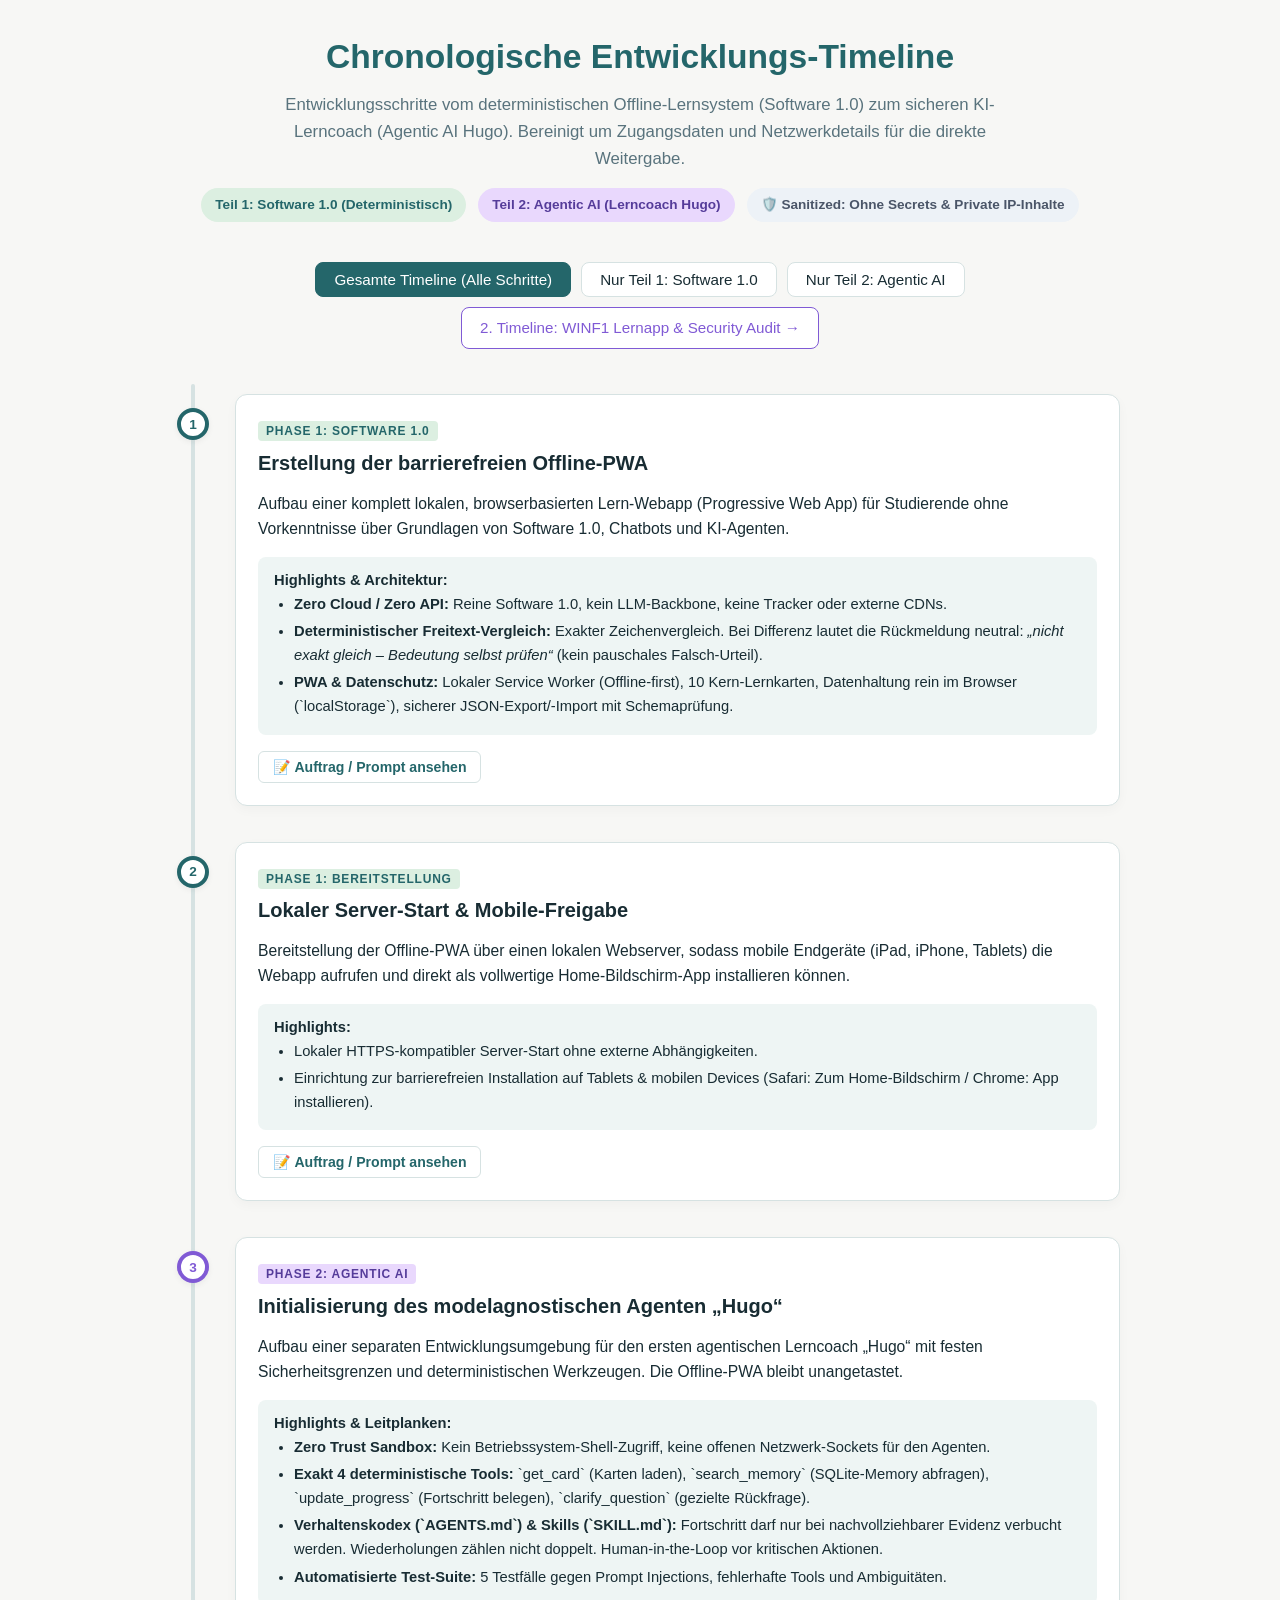
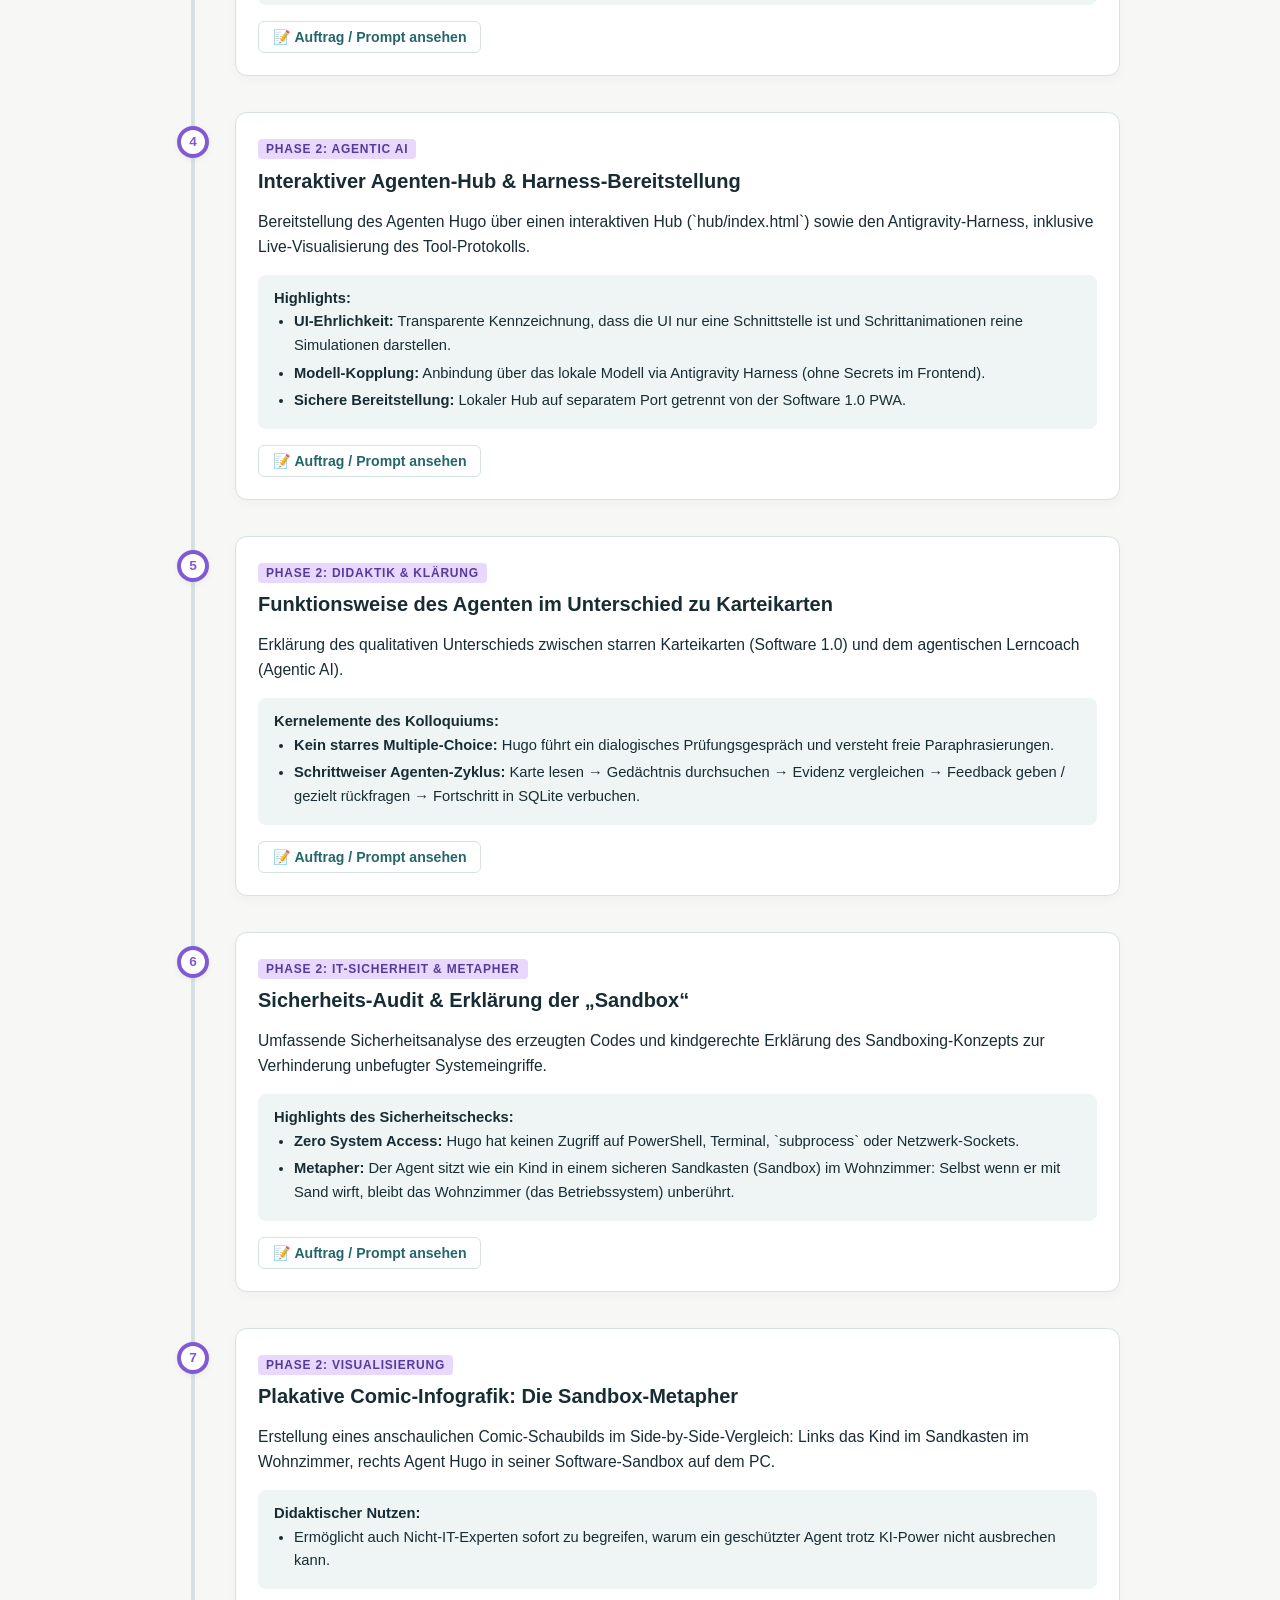
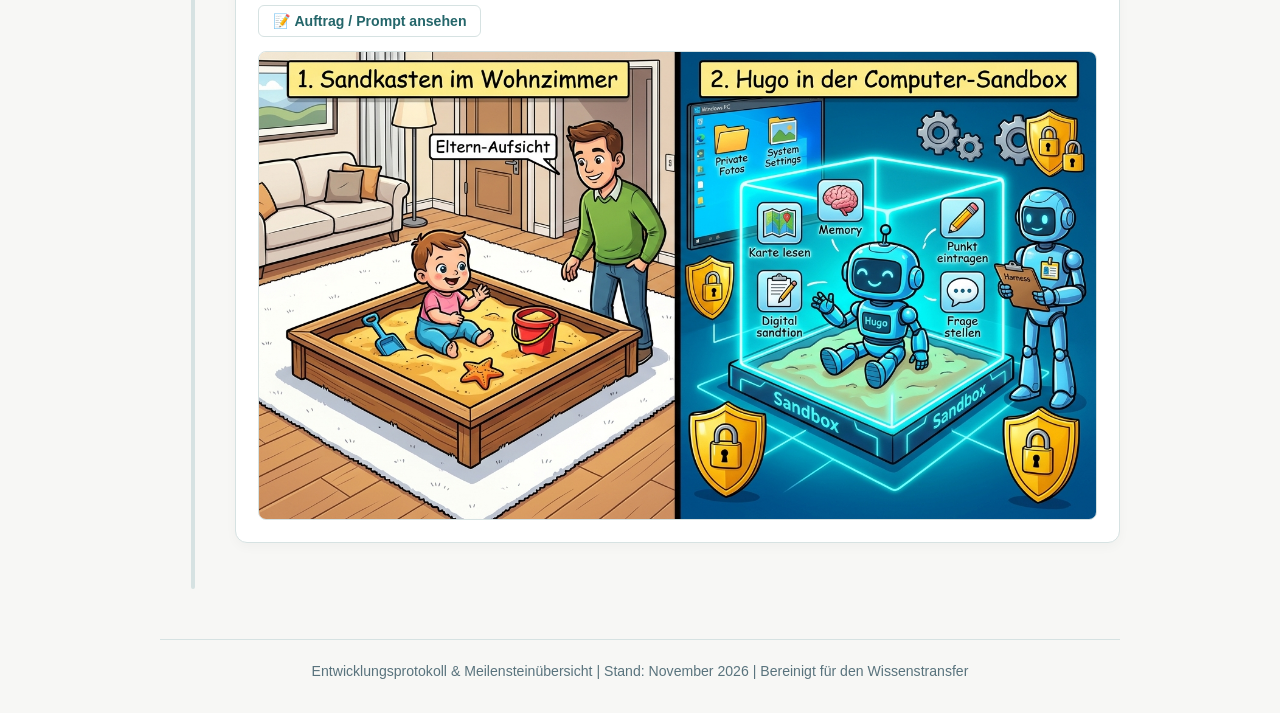
<file: docs/index.html>
<!DOCTYPE html>
<html lang="de">
<head>
  <meta charset="UTF-8">
  <meta name="viewport" content="width=device-width, initial-scale=1.0">
  <meta name="theme-color" content="#24666A">
  <meta name="apple-mobile-web-app-capable" content="yes">
  <meta name="apple-mobile-web-app-status-bar-style" content="default">
  <meta name="apple-mobile-web-app-title" content="AI Timeline">
  <link rel="manifest" href="manifest.webmanifest">
  <link rel="apple-touch-icon" href="icons/icon-192.png">

  <title>Entwicklungs-Timeline: Von Software 1.0 zu Agentic AI</title>
  <style>
    :root {
      --bg: #F7F7F5;
      --card-bg: #FFFFFF;
      --primary: #24666A;
      --primary-light: #DCEFE1;
      --text: #182C33;
      --text-muted: #59737D;
      --border: #D6E2E2;
      --accent-p1: #2B7A78;
      --accent-p2: #805AD5;
      --tag-bg: #EEF5F4;
    }

    * { box-sizing: border-box; margin: 0; padding: 0; }

    body {
      font-family: -apple-system, BlinkMacSystemFont, "Segoe UI", Roboto, Helvetica, Arial, sans-serif;
      background-color: var(--bg);
      color: var(--text);
      line-height: 1.6;
      padding: 30px 16px;
    }

    .container {
      max-width: 960px;
      margin: 0 auto;
    }

    header {
      text-align: center;
      margin-bottom: 40px;
    }

    header h1 {
      font-size: 2.1rem;
      color: var(--primary);
      margin-bottom: 8px;
    }

    header p {
      font-size: 1.05rem;
      color: var(--text-muted);
      max-width: 720px;
      margin: 0 auto;
    }

    .badge-bar {
      display: flex;
      justify-content: center;
      gap: 12px;
      margin-top: 16px;
      flex-wrap: wrap;
    }

    .badge {
      display: inline-flex;
      align-items: center;
      gap: 6px;
      padding: 6px 14px;
      border-radius: 20px;
      font-size: 0.85rem;
      font-weight: 600;
    }
    .badge-p1 { background: var(--primary-light); color: var(--primary); }
    .badge-p2 { background: #E9D8FD; color: #553C9A; }
    .badge-clean { background: #EDF2F7; color: #4A5568; }

    /* Filter Controls */
    .filter-bar {
      display: flex;
      justify-content: center;
      gap: 10px;
      margin-bottom: 35px;
      flex-wrap: wrap;
    }

    .filter-btn {
      background: white;
      border: 1px solid var(--border);
      color: var(--text);
      padding: 8px 18px;
      border-radius: 8px;
      cursor: pointer;
      font-size: 0.95rem;
      font-weight: 500;
      transition: all 0.2s ease;
    }

    .filter-btn:hover {
      border-color: var(--primary);
    }

    .filter-btn.active {
      background: var(--primary);
      color: white;
      border-color: var(--primary);
    }

    /* Timeline Container */
    .timeline {
      position: relative;
      padding: 10px 0;
    }

    .timeline::before {
      content: '';
      position: absolute;
      top: 0;
      bottom: 0;
      left: 31px;
      width: 4px;
      background: var(--border);
      border-radius: 2px;
    }

    /* Timeline Step Item */
    .timeline-item {
      position: relative;
      margin-bottom: 36px;
      padding-left: 75px;
      transition: opacity 0.3s ease;
    }

    .timeline-dot {
      position: absolute;
      left: 17px;
      top: 14px;
      width: 32px;
      height: 32px;
      border-radius: 50%;
      background: white;
      border: 4px solid var(--primary);
      display: flex;
      align-items: center;
      justify-content: center;
      font-size: 0.85rem;
      font-weight: bold;
      color: var(--primary);
      z-index: 1;
      box-shadow: 0 2px 6px rgba(0,0,0,0.06);
    }

    .timeline-item.phase-2 .timeline-dot {
      border-color: var(--accent-p2);
      color: var(--accent-p2);
    }

    .card {
      background: var(--card-bg);
      border: 1px solid var(--border);
      border-radius: 12px;
      padding: 22px;
      box-shadow: 0 4px 12px rgba(0,0,0,0.03);
    }

    .card-header {
      display: flex;
      justify-content: space-between;
      align-items: flex-start;
      margin-bottom: 12px;
      flex-wrap: wrap;
      gap: 8px;
    }

    .card-phase {
      font-size: 0.75rem;
      text-transform: uppercase;
      letter-spacing: 0.8px;
      font-weight: 700;
      padding: 3px 8px;
      border-radius: 4px;
    }

    .phase-1 .card-phase { background: var(--primary-light); color: var(--primary); }
    .phase-2 .card-phase { background: #E9D8FD; color: #553C9A; }

    .card-title {
      font-size: 1.25rem;
      font-weight: 700;
      color: var(--text);
      margin-top: 4px;
    }

    .card-summary {
      font-size: 0.98rem;
      color: var(--text);
      margin-bottom: 16px;
    }

    .card-highlights {
      background: var(--tag-bg);
      border-radius: 8px;
      padding: 12px 16px;
      margin-bottom: 16px;
      font-size: 0.92rem;
    }

    .card-highlights ul {
      padding-left: 20px;
    }

    .card-highlights li {
      margin-bottom: 4px;
    }

    /* Prompt Accordion Button */
    .prompt-toggle {
      background: none;
      border: 1px solid var(--border);
      color: var(--primary);
      padding: 7px 14px;
      border-radius: 6px;
      font-size: 0.88rem;
      font-weight: 600;
      cursor: pointer;
      display: inline-flex;
      align-items: center;
      gap: 6px;
      transition: background 0.15s ease;
    }

    .prompt-toggle:hover {
      background: #F0F4F4;
    }

    .prompt-box {
      display: none;
      margin-top: 14px;
      background: #1F2933;
      color: #E2E8F0;
      padding: 16px;
      border-radius: 8px;
      font-size: 0.88rem;
      white-space: pre-wrap;
      font-family: ui-monospace, SFMono-Regular, Menlo, Monaco, Consolas, monospace;
      line-height: 1.5;
      border-left: 4px solid var(--primary);
    }

    .prompt-box.open {
      display: block;
    }

    .image-preview {
      margin-top: 14px;
      border-radius: 8px;
      overflow: hidden;
      border: 1px solid var(--border);
      max-width: 100%;
    }

    .image-preview img {
      width: 100%;
      height: auto;
      display: block;
    }

    footer {
      text-align: center;
      margin-top: 50px;
      padding-top: 20px;
      border-top: 1px solid var(--border);
      color: var(--text-muted);
      font-size: 0.88rem;
    }

    @media (max-width: 600px) {
      .timeline::before { left: 19px; }
      .timeline-dot { left: 5px; width: 28px; height: 28px; font-size: 0.75rem; }
      .timeline-item { padding-left: 45px; }
      .card { padding: 16px; }
    }
  </style>
</head>
<body>

  <div class="container">
    <header>
      <h1>Chronologische Entwicklungs-Timeline</h1>
      <p>Entwicklungsschritte vom deterministischen Offline-Lernsystem (Software 1.0) zum sicheren KI-Lerncoach (Agentic AI Hugo). Bereinigt um Zugangsdaten und Netzwerkdetails für die direkte Weitergabe.</p>
      
      <div class="badge-bar">
        <span class="badge badge-p1">Teil 1: Software 1.0 (Deterministisch)</span>
        <span class="badge badge-p2">Teil 2: Agentic AI (Lerncoach Hugo)</span>
        <span class="badge badge-clean">🛡️ Sanitized: Ohne Secrets & Private IP-Inhalte</span>
      </div>
    </header>

    <!-- Filter Buttons -->
    <div class="filter-bar">
      <button class="filter-btn active" onclick="filterTimeline('all')">Gesamte Timeline (Alle Schritte)</button>
      <button class="filter-btn" onclick="filterTimeline('phase-1')">Nur Teil 1: Software 1.0</button>
      <button class="filter-btn" onclick="filterTimeline('phase-2')">Nur Teil 2: Agentic AI</button>
      <a class="filter-btn" href="./winf1-timeline/timeline.html" style="text-decoration: none; border-color: var(--accent-p2); color: var(--accent-p2);">2. Timeline: WINF1 Lernapp &amp; Security Audit &rarr;</a>
    </div>

    <!-- Timeline Container -->
    <div class="timeline" id="timelineList">

      <!-- STEP 1 -->
      <div class="timeline-item phase-1">
        <div class="timeline-dot">1</div>
        <div class="card">
          <div class="card-header">
            <div>
              <span class="card-phase">Phase 1: Software 1.0</span>
              <h2 class="card-title">Erstellung der barrierefreien Offline-PWA</h2>
            </div>
          </div>
          <p class="card-summary">
            Aufbau einer komplett lokalen, browserbasierten Lern-Webapp (Progressive Web App) für Studierende ohne Vorkenntnisse über Grundlagen von Software 1.0, Chatbots und KI-Agenten.
          </p>
          <div class="card-highlights">
            <strong>Highlights & Architektur:</strong>
            <ul>
              <li><strong>Zero Cloud / Zero API:</strong> Reine Software 1.0, kein LLM-Backbone, keine Tracker oder externe CDNs.</li>
              <li><strong>Deterministischer Freitext-Vergleich:</strong> Exakter Zeichenvergleich. Bei Differenz lautet die Rückmeldung neutral: <em>„nicht exakt gleich – Bedeutung selbst prüfen“</em> (kein pauschales Falsch-Urteil).</li>
              <li><strong>PWA & Datenschutz:</strong> Lokaler Service Worker (Offline-first), 10 Kern-Lernkarten, Datenhaltung rein im Browser (`localStorage`), sicherer JSON-Export/-Import mit Schemaprüfung.</li>
            </ul>
          </div>
          <button class="prompt-toggle" onclick="togglePrompt('p1')">
            <span>📝 Auftrag / Prompt ansehen</span>
          </button>
          <div class="prompt-box" id="p1">Baue im freigegebenen Projektordner eine kleine deutschsprachige PWA „KI-Superkraft – mein Lernsystem“. Thema dieses Vortrags: Software 1.0, Chatbot, Agentic AI, Prompt, Harness, Tools, Skills, Memory und menschliche Prüfung. Zielgruppe: Studierende ohne IT-Vorkenntnisse.

Zuerst reine Software 1.0, KEIN Modellaufruf und keine API. Zehn fachlich korrekte Lernkarten, kurze Zuordnungsfragen mit begründeten Lösungen, Lernen/nochmals üben, Fortschritt, eigene Karten und Notizen. Eine Freitextaufgabe vergleicht bewusst nur die exakte Zeichenfolge und sagt bei Abweichung „nicht exakt gleich – Bedeutung selbst prüfen“, niemals „fachlich falsch“. Musterlösung: „Ein Agent wählt erlaubte Werkzeuge und prüft ihre Ergebnisse.“

Design: ruhig, klar und einfach; Creme #F7F7F5, Petrol #24666A, Salbei #DCEFE1, dunkle Schrift #182C33. Keine Textwüsten, Tracker oder CDN.

Technik: mehrere lokale Dateien, relative Pfade, Manifest mit Icons, versionierter Service Worker. Nach dem ersten vollständigen Laden offline lauffähig. Daten nur lokal, schema- und größenvalidierter JSON-Export/-Import, Reset nur nach Bestätigung. Keine Secrets. Gib Start- und Installationsanleitung.</div>
        </div>
      </div>

      <!-- STEP 2 -->
      <div class="timeline-item phase-1">
        <div class="timeline-dot">2</div>
        <div class="card">
          <div class="card-header">
            <div>
              <span class="card-phase">Phase 1: Bereitstellung</span>
              <h2 class="card-title">Lokaler Server-Start & Mobile-Freigabe</h2>
            </div>
          </div>
          <p class="card-summary">
            Bereitstellung der Offline-PWA über einen lokalen Webserver, sodass mobile Endgeräte (iPad, iPhone, Tablets) die Webapp aufrufen und direkt als vollwertige Home-Bildschirm-App installieren können.
          </p>
          <div class="card-highlights">
            <strong>Highlights:</strong>
            <ul>
              <li>Lokaler HTTPS-kompatibler Server-Start ohne externe Abhängigkeiten.</li>
              <li>Einrichtung zur barrierefreien Installation auf Tablets & mobilen Devices (Safari: Zum Home-Bildschirm / Chrome: App installieren).</li>
            </ul>
          </div>
          <button class="prompt-toggle" onclick="togglePrompt('p2')">
            <span>📝 Auftrag / Prompt ansehen</span>
          </button>
          <div class="prompt-box" id="p2">Kannst Du bitte selbst alles möglich machen, damit wir die Seite öffnen können? Also Server und Co? Und per gesichertem Netzwerk für mobile Testgeräte freigeben.</div>
        </div>
      </div>

      <!-- STEP 3 -->
      <div class="timeline-item phase-2">
        <div class="timeline-dot">3</div>
        <div class="card">
          <div class="card-header">
            <div>
              <span class="card-phase">Phase 2: Agentic AI</span>
              <h2 class="card-title">Initialisierung des modelagnostischen Agenten „Hugo“</h2>
            </div>
          </div>
          <p class="card-summary">
            Aufbau einer separaten Entwicklungsumgebung für den ersten agentischen Lerncoach „Hugo“ mit festen Sicherheitsgrenzen und deterministischen Werkzeugen. Die Offline-PWA bleibt unangetastet.
          </p>
          <div class="card-highlights">
            <strong>Highlights & Leitplanken:</strong>
            <ul>
              <li><strong>Zero Trust Sandbox:</strong> Kein Betriebssystem-Shell-Zugriff, keine offenen Netzwerk-Sockets für den Agenten.</li>
              <li><strong>Exakt 4 deterministische Tools:</strong> `get_card` (Karten laden), `search_memory` (SQLite-Memory abfragen), `update_progress` (Fortschritt belegen), `clarify_question` (gezielte Rückfrage).</li>
              <li><strong>Verhaltenskodex (`AGENTS.md`) & Skills (`SKILL.md`):</strong> Fortschritt darf nur bei nachvollziehbarer Evidenz verbucht werden. Wiederholungen zählen nicht doppelt. Human-in-the-Loop vor kritischen Aktionen.</li>
              <li><strong>Automatisierte Test-Suite:</strong> 5 Testfälle gegen Prompt Injections, fehlerhafte Tools und Ambiguitäten.</li>
            </ul>
          </div>
          <button class="prompt-toggle" onclick="togglePrompt('p3')">
            <span>📝 Auftrag / Prompt ansehen</span>
          </button>
          <div class="prompt-box" id="p3">Arbeite in einer separaten Kopie der KI-Lernwerkstatt. Die reine Offline-PWA bleibt unverändert. Baue einen kleinen modelagnostischen Agenten „Hugo“, nutzbar im Harness-Chat/CLI und optional über lokale HTML-UI. Der erste Agent erscheint bereits als Kachel in einem kleinen Hub. Keine schöne UI als Agent ausgeben.

Auftrag: Lernantworten zu Software 1.0, Chatbot und Agent verstehen; freigegebenes Memory vor jeder Beurteilung nachschlagen; bei Unsicherheit rückfragen; nur bei belegter richtiger Antwort erlaubten Fortschritt markieren und danach kontrollieren. Regeln kurz in AGENTS.md, Vorgehen als Skill; deterministische Werkzeuge für Karten, Memory und Fortschritt. Maximal vier Tools je Auftrag, höchstens eine Rückfrage, kein Shell-/Netzwerkzugriff für den Laufzeitagenten. Modell austauschbar, kleinere Modelle erst nach denselben Tests zulassen.

Nutze material/agent/coach.py als lokal begrenztes Werkzeug und dessen SQLite-Memory. Browserdaten sind NICHT automatisch im Harness: nur expliziter validierter Import/Export mit Freigabe; eine Datenwahrheit je Ausbaustand. Keine API-Schlüssel in Browser, Git oder localStorage; für echte Modellaufrufe den vorhandenen Harness nutzen. Eine Schrittanimation muss als Simulation gekennzeichnet sein.

Zeige Tool-Protokoll und prüfe die fünf Fallaufgaben plus Wiederholung: richtige Paraphrase, Teilantwort → Rückfrage, falsche Antwort → nicht abschließen, Prompt-Injection → keine zusätzlichen Rechte, ungültige Tooldaten → keine Änderung; Wiederholung zählt nicht doppelt. Vor Senden, Löschen, Veröffentlichung oder Zugriff auf private Daten immer stoppen und fragen.</div>
        </div>
      </div>

      <!-- STEP 4 -->
      <div class="timeline-item phase-2">
        <div class="timeline-dot">4</div>
        <div class="card">
          <div class="card-header">
            <div>
              <span class="card-phase">Phase 2: Agentic AI</span>
              <h2 class="card-title">Interaktiver Agenten-Hub & Harness-Bereitstellung</h2>
            </div>
          </div>
          <p class="card-summary">
            Bereitstellung des Agenten Hugo über einen interaktiven Hub (`hub/index.html`) sowie den Antigravity-Harness, inklusive Live-Visualisierung des Tool-Protokolls.
          </p>
          <div class="card-highlights">
            <strong>Highlights:</strong>
            <ul>
              <li><strong>UI-Ehrlichkeit:</strong> Transparente Kennzeichnung, dass die UI nur eine Schnittstelle ist und Schrittanimationen reine Simulationen darstellen.</li>
              <li><strong>Modell-Kopplung:</strong> Anbindung über das lokale Modell via Antigravity Harness (ohne Secrets im Frontend).</li>
              <li><strong>Sichere Bereitstellung:</strong> Lokaler Hub auf separatem Port getrennt von der Software 1.0 PWA.</li>
            </ul>
          </div>
          <button class="prompt-toggle" onclick="togglePrompt('p4')">
            <span>📝 Auftrag / Prompt ansehen</span>
          </button>
          <div class="prompt-box" id="p4">Kannst Du es starten und bitte das konfigurierte Modell über die Antigravity-App nutzen, die hier auf dem PC installiert ist. Stelle es über einen separaten Port für den Hub bereit.</div>
        </div>
      </div>

      <!-- STEP 5 -->
      <div class="timeline-item phase-2">
        <div class="timeline-dot">5</div>
        <div class="card">
          <div class="card-header">
            <div>
              <span class="card-phase">Phase 2: Didaktik & Klärung</span>
              <h2 class="card-title">Funktionsweise des Agenten im Unterschied zu Karteikarten</h2>
            </div>
          </div>
          <p class="card-summary">
            Erklärung des qualitativen Unterschieds zwischen starren Karteikarten (Software 1.0) und dem agentischen Lerncoach (Agentic AI).
          </p>
          <div class="card-highlights">
            <strong>Kernelemente des Kolloquiums:</strong>
            <ul>
              <li><strong>Kein starres Multiple-Choice:</strong> Hugo führt ein dialogisches Prüfungsgespräch und versteht freie Paraphrasierungen.</li>
              <li><strong>Schrittweiser Agenten-Zyklus:</strong> Karte lesen &rarr; Gedächtnis durchsuchen &rarr; Evidenz vergleichen &rarr; Feedback geben / gezielt rückfragen &rarr; Fortschritt in SQLite verbuchen.</li>
            </ul>
          </div>
          <button class="prompt-toggle" onclick="togglePrompt('p5')">
            <span>📝 Auftrag / Prompt ansehen</span>
          </button>
          <div class="prompt-box" id="p5">Was genau kann ich nun mit diesem Agenten machen? Sind das Karteikarten? Sind das Fragen und ich antworte oder …</div>
        </div>
      </div>

      <!-- STEP 6 -->
      <div class="timeline-item phase-2">
        <div class="timeline-dot">6</div>
        <div class="card">
          <div class="card-header">
            <div>
              <span class="card-phase">Phase 2: IT-Sicherheit & Metapher</span>
              <h2 class="card-title">Sicherheits-Audit & Erklärung der „Sandbox“</h2>
            </div>
          </div>
          <p class="card-summary">
            Umfassende Sicherheitsanalyse des erzeugten Codes und kindgerechte Erklärung des Sandboxing-Konzepts zur Verhinderung unbefugter Systemeingriffe.
          </p>
          <div class="card-highlights">
            <strong>Highlights des Sicherheitschecks:</strong>
            <ul>
              <li><strong>Zero System Access:</strong> Hugo hat keinen Zugriff auf PowerShell, Terminal, `subprocess` oder Netzwerk-Sockets.</li>
              <li><strong>Metapher:</strong> Der Agent sitzt wie ein Kind in einem sicheren Sandkasten (Sandbox) im Wohnzimmer: Selbst wenn er mit Sand wirft, bleibt das Wohnzimmer (das Betriebssystem) unberührt.</li>
            </ul>
          </div>
          <button class="prompt-toggle" onclick="togglePrompt('p6')">
            <span>📝 Auftrag / Prompt ansehen</span>
          </button>
          <div class="prompt-box" id="p6">Danke dafür. Kannst Du nun bitte den von Dir erzeugten Code prüfen auf Schwachstellen? Nicht dass Bedrohungen zu einem IT-Sicherheitsproblem führen.

Erkläre auch bitte wie dieser Code ausgeführt wird? Also lokal auf diesem PC, so dass er rein theoretisch auf alles auf dem PC zugreifen kann oder in einer Sandbox hier auf dem System und wenn ja, erkläre bitte auch was eine Sandbox ist. Erkläre es einfach mit Beispielen (als wäre ich 10 Jahre alt) und mit wenigen Worten.</div>
        </div>
      </div>

      <!-- STEP 7 -->
      <div class="timeline-item phase-2">
        <div class="timeline-dot">7</div>
        <div class="card">
          <div class="card-header">
            <div>
              <span class="card-phase">Phase 2: Visualisierung</span>
              <h2 class="card-title">Plakative Comic-Infografik: Die Sandbox-Metapher</h2>
            </div>
          </div>
          <p class="card-summary">
            Erstellung eines anschaulichen Comic-Schaubilds im Side-by-Side-Vergleich: Links das Kind im Sandkasten im Wohnzimmer, rechts Agent Hugo in seiner Software-Sandbox auf dem PC.
          </p>
          <div class="card-highlights">
            <strong>Didaktischer Nutzen:</strong>
            <ul>
              <li>Ermöglicht auch Nicht-IT-Experten sofort zu begreifen, warum ein geschützter Agent trotz KI-Power nicht ausbrechen kann.</li>
            </ul>
          </div>
          <button class="prompt-toggle" onclick="togglePrompt('p7')">
            <span>📝 Auftrag / Prompt ansehen</span>
          </button>
          <div class="prompt-box" id="p7">Danke für die Erklärung. Kannst Du das ebenso plakativ in einem Metapher-Schaubild darstellen? Links den Sandkasten und rechts Hugo den Agenten in seiner PC-Sandbox? Bitte als generiertes Schaubild, plakativ im Comic-Stil.</div>
          
          <div class="image-preview">
            <img src="sandbox_comic.jpg" alt="Comic-Infografik: Der Sandkasten vs. Agent Hugo Sandbox" onerror="this.style.display='none'">
          </div>
        </div>
      </div>

    </div>

    <footer>
      Entwicklungsprotokoll & Meilensteinübersicht | Stand: November 2026 | Bereinigt für den Wissenstransfer
    </footer>
  </div>

  <script>
    function togglePrompt(id) {
      const box = document.getElementById(id);
      box.classList.toggle('open');
    }

    function filterTimeline(phase) {
      const items = document.querySelectorAll('.timeline-item');
      const buttons = document.querySelectorAll('.filter-btn');

      buttons.forEach(btn => btn.classList.remove('active'));
      event.target.classList.add('active');

      items.forEach(item => {
        if (phase === 'all') {
          item.style.display = 'block';
        } else if (item.classList.contains(phase)) {
          item.style.display = 'block';
        } else {
          item.style.display = 'none';
        }
      });
    }
  
    // Service Worker Registration for Offline PWA
    if ('serviceWorker' in navigator) {
      window.addEventListener('load', () => {
        navigator.serviceWorker.register('./sw.js').then((reg) => {
          console.log('Timeline PWA SW registriert:', reg.scope);
        }).catch((err) => {
          console.log('SW Fehler:', err);
        });
      });
    }

  </script>
</body>
</html>
</file>
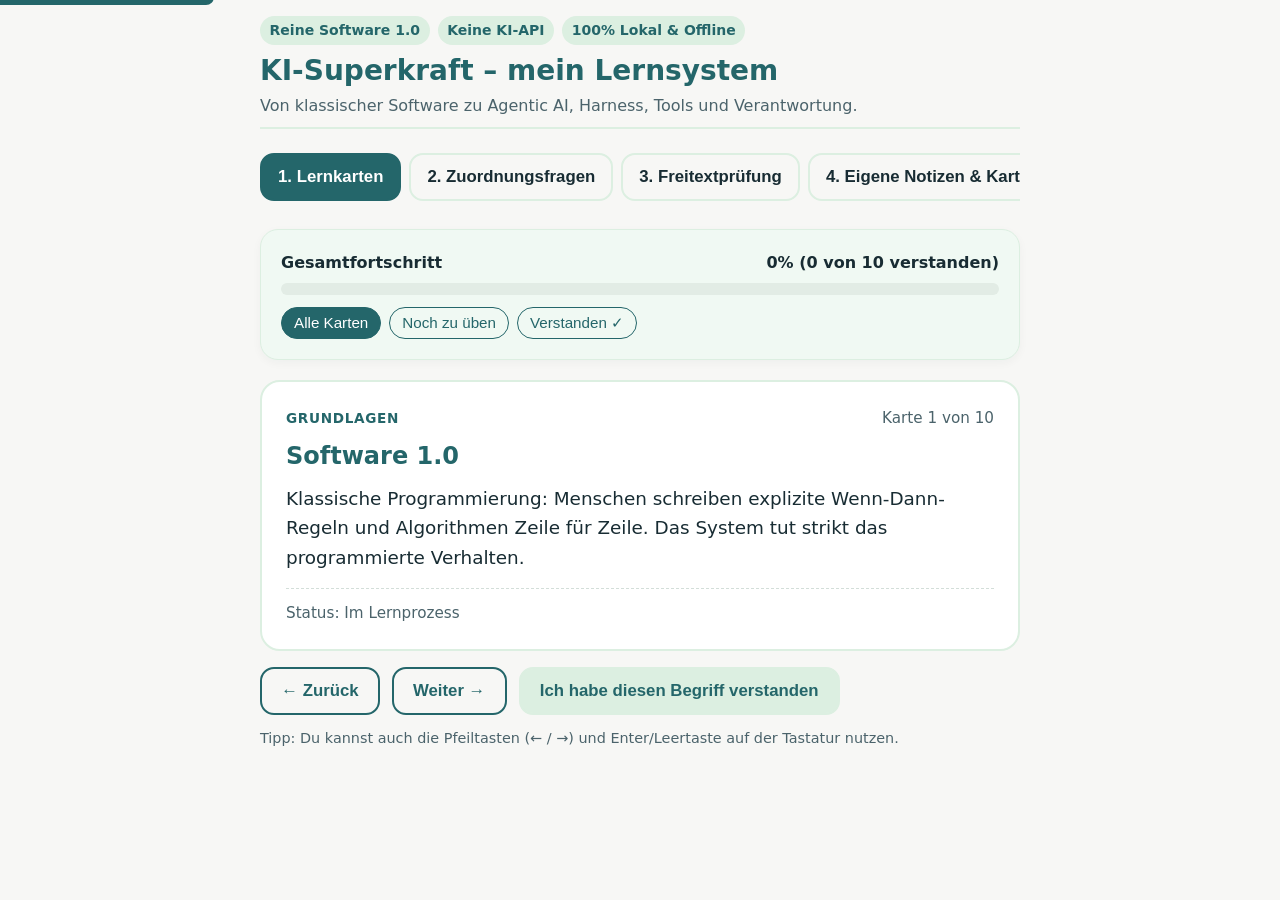
<file: pwa-software1/index.html>
<!DOCTYPE html>
<html lang="de">
<head>
  <meta charset="UTF-8">
  <meta name="viewport" content="width=device-width, initial-scale=1.0">
  <meta name="theme-color" content="#24666A">
  <meta name="description" content="KI-Superkraft – mein Lernsystem: Software 1.0, Chatbots, Agentic AI, Harness, Tools und Skills verstehen.">
  <meta name="apple-mobile-web-app-capable" content="yes">
  <meta name="apple-mobile-web-app-status-bar-style" content="default">
  <meta name="apple-mobile-web-app-title" content="KI-Superkraft">
  
  <title>KI-Superkraft – mein Lernsystem</title>

  <link rel="manifest" href="./manifest.webmanifest">
  <link rel="apple-touch-icon" href="./icons/icon-192.png">
  <link rel="icon" type="image/png" sizes="192x192" href="./icons/icon-192.png">
  <link rel="stylesheet" href="./styles.css">
</head>
<body>
  <a href="#main-content" class="skip-link">Zum Inhalt springen</a>

  <div class="app-container">
    <header class="app-header">
      <div class="badge-row">
        <span class="badge">Reine Software 1.0</span>
        <span class="badge">Keine KI-API</span>
        <span class="badge">100% Lokal & Offline</span>
      </div>
      <h1>KI-Superkraft – mein Lernsystem</h1>
      <p class="subtitle">Von klassischer Software zu Agentic AI, Harness, Tools und Verantwortung.</p>
    </header>

    <!-- Installations-Hinweis Banner (erscheint nur, wenn unterstützt) -->
    <div id="install-banner" class="card" style="display: none; background: var(--salbei-light); border-color: var(--petrol);">
      <div style="display: flex; justify-content: space-between; align-items: center; flex-wrap: wrap; gap: 0.5rem;">
        <div>
          <strong>App installieren:</strong> Für schnellen Zugriff zum Startbildschirm hinzufügen.
        </div>
        <button id="btn-install-pwa" class="btn btn-primary" type="button">Jetzt installieren</button>
      </div>
    </div>

    <!-- Status Banner für Feedback -->
    <div id="status-banner" class="status-banner" role="status" aria-live="polite"></div>

    <!-- Navigation Tabs -->
    <nav class="nav-tabs" role="tablist" aria-label="Hauptnavigation Lernsystem">
      <button class="tab-btn" role="tab" id="tab-btn-cards" aria-selected="true" aria-controls="tab-cards" tabindex="0">
        1. Lernkarten
      </button>
      <button class="tab-btn" role="tab" id="tab-btn-quiz" aria-selected="false" aria-controls="tab-quiz" tabindex="-1">
        2. Zuordnungsfragen
      </button>
      <button class="tab-btn" role="tab" id="tab-btn-exact" aria-selected="false" aria-controls="tab-exact" tabindex="-1">
        3. Freitextprüfung
      </button>
      <button class="tab-btn" role="tab" id="tab-btn-custom" aria-selected="false" aria-controls="tab-custom" tabindex="-1">
        4. Eigene Notizen &amp; Karten
      </button>
      <button class="tab-btn" role="tab" id="tab-btn-data" aria-selected="false" aria-controls="tab-data" tabindex="-1">
        5. Daten &amp; Sicherung
      </button>
    </nav>

    <main id="main-content">
      <!-- TAB 1: LERNKARTEN -->
      <section id="tab-cards" class="tab-panel active" role="tabpanel" aria-labelledby="tab-btn-cards">
        <div class="card progress-card">
          <div class="progress-header">
            <span>Gesamtfortschritt</span>
            <span id="progress-percent">0% (0 von 10 verstanden)</span>
          </div>
          <div class="progress-track" role="progressbar" aria-valuemin="0" aria-valuemax="100" aria-valuenow="0" aria-label="Lernfortschritt">
            <div id="progress-fill" class="progress-fill"></div>
          </div>
          <div class="filter-row" role="group" aria-label="Karten filtern">
            <button class="filter-btn active" data-filter="all" type="button">Alle Karten</button>
            <button class="filter-btn" data-filter="learning" type="button">Noch zu üben</button>
            <button class="filter-btn" data-filter="learned" type="button">Verstanden ✓</button>
          </div>
        </div>

        <div class="flashcard-box" aria-live="polite">
          <div style="display: flex; justify-content: space-between; align-items: baseline;">
            <span id="card-tag" class="flashcard-tag">Grundlagen</span>
            <span id="card-counter" style="font-size: 0.95rem; color: var(--text-muted);">Karte 1 von 10</span>
          </div>
          <h2 id="card-term" class="flashcard-term">Software 1.0</h2>
          <p id="card-definition" class="flashcard-definition">
            Klassische Programmierung: Menschen schreiben explizite Wenn-Dann-Regeln...
          </p>
          <div class="flashcard-meta">
            <span id="card-status">Status: Im Lernprozess</span>
          </div>
        </div>

        <div class="btn-row">
          <button id="btn-prev-card" class="btn btn-outline" type="button" aria-label="Vorherige Karte anzeigen">← Zurück</button>
          <button id="btn-next-card" class="btn btn-outline" type="button" aria-label="Nächste Karte anzeigen">Weiter →</button>
          <button id="btn-toggle-learn" class="btn btn-secondary" type="button">Ich habe diesen Begriff verstanden</button>
          <button id="btn-delete-card" class="btn btn-danger" type="button" style="display: none;" aria-label="Diese eigene Karte löschen">Karte löschen</button>
        </div>
        <p style="margin-top: 0.75rem; font-size: 0.9rem; color: var(--text-muted);">
          Tipp: Du kannst auch die Pfeiltasten (← / →) und Enter/Leertaste auf der Tastatur nutzen.
        </p>
      </section>

      <!-- TAB 2: ZUORDNUNGSFRAGEN -->
      <section id="tab-quiz" class="tab-panel" role="tabpanel" aria-labelledby="tab-btn-quiz">
        <div class="card">
          <h2 class="card-title">Wissens-Check mit begründeten Lösungen</h2>
          <p style="color: var(--text-muted); margin-bottom: 1rem;">
            Wähle für jede Situation den passenden Baustein aus. Deine Wahl wird sofort begründet.
          </p>
          <div id="quiz-container">
            <!-- Dynamisch generierte Quizfragen -->
          </div>
        </div>
      </section>

      <!-- TAB 3: FREITEXTPRÜFUNG -->
      <section id="tab-exact" class="tab-panel" role="tabpanel" aria-labelledby="tab-btn-exact">
        <div class="card">
          <h2 class="card-title">Freitextaufgabe: Begriffsdefinition</h2>
          <p>
            Tippe deine Definition für die Kernaufgabe eines <strong>Agenten</strong> ein:
          </p>

          <div class="exact-box">
            <label for="exact-input" style="font-weight: 600; color: var(--petrol); display: block;">
              Deine Formulierung eingeben:
            </label>
            <input 
              type="text" 
              id="exact-input" 
              class="exact-input" 
              placeholder="Tippe hier deinen Satz ein..."
              autocomplete="off"
              spellcheck="false"
            >
            <button id="btn-check-exact" class="btn btn-primary" type="button">Eingabe vergleichen</button>

            <div id="exact-result" class="exact-result" aria-live="polite"></div>
          </div>

          <div style="margin-top: 1.25rem; font-size: 0.95rem; color: var(--text-muted); background: var(--salbei-light); padding: 0.75rem 1rem; border-radius: 12px;">
            <strong>Wichtiger Hinweis zur Software 1.0 Prüfung:</strong><br>
            Dieses System verwendet bewusst keine generative KI, sondern einen strikten Zeichenfolgen-Vergleich. Bei Unterschieden sagt das System neutral <em>„nicht exakt gleich – Bedeutung selbst prüfen“</em> und niemals <em>„fachlich falsch“</em>, da eine andere Formulierung sinngemäß vollkommen richtig sein kann.
          </div>
        </div>
      </section>

      <!-- TAB 4: EIGENE KARTEN & NOTIZEN -->
      <section id="tab-custom" class="tab-panel" role="tabpanel" aria-labelledby="tab-btn-custom">
        <div class="card">
          <h2 class="card-title">Eigene Lernkarte hinzufügen</h2>
          <p style="color: var(--text-muted); margin-bottom: 1rem;">
            Ergänze das System um deine eigenen Gedanken oder Vorlesungsbegriffe:
          </p>
          <form id="new-card-form">
            <div class="form-group">
              <label for="new-card-term">Begriff / Titel *</label>
              <input type="text" id="new-card-term" class="form-control" required placeholder="z. B. Context Window oder System Prompt">
            </div>
            <div class="form-group">
              <label for="new-card-category">Kategorie (optional)</label>
              <input type="text" id="new-card-category" class="form-control" placeholder="z. B. Eigene Notiz oder Vorlesung Woche 3">
            </div>
            <div class="form-group">
              <label for="new-card-def">Erklärung in deinen eigenen Worten *</label>
              <textarea id="new-card-def" class="form-control" required placeholder="Beschreibe kurz und prägnant, was dieser Begriff bedeutet..."></textarea>
            </div>
            <button type="submit" class="btn btn-primary">Karte speichern</button>
          </form>
        </div>

        <div class="card">
          <h2 class="card-title">Meine Vorlesungsnotizen</h2>
          <p style="color: var(--text-muted); margin-bottom: 0.5rem;">
            Hier kannst du freie Notizen hinterlegen. Alles bleibt privat im Speicher deines Browsers.
          </p>
          <div class="form-group">
            <label for="study-notes" class="sr-only" style="display: none;">Freie Notizen</label>
            <textarea id="study-notes" class="form-control notes-textarea" placeholder="Wichtige Punkte aus dem Vortrag notieren..."></textarea>
          </div>
          <div id="notes-status" style="font-size: 0.9rem; color: var(--petrol); font-weight: 600;">
            Automatisch lokal gespeichert ✓
          </div>
        </div>
      </section>

      <!-- TAB 5: DATEN & SICHERUNG -->
      <section id="tab-data" class="tab-panel" role="tabpanel" aria-labelledby="tab-btn-data">
        <div class="card">
          <h2 class="card-title">Lernstand sichern &amp; übertragen</h2>
          <p style="color: var(--text-dark); margin-bottom: 1rem;">
            Alle deine Karten, Notizen und Quiz-Ergebnisse werden ausschließlich lokal auf diesem Gerät gespeichert (keine Cloud, keine Cookies, keine Tracker).
          </p>

          <div style="display: flex; gap: 0.75rem; flex-wrap: wrap; margin-bottom: 1.5rem;">
            <button id="btn-export-json" class="btn btn-primary" type="button">
              Lernstand als JSON exportieren
            </button>
            <label class="btn btn-outline" style="cursor: pointer; margin: 0;">
              Lernstand importieren (JSON)
              <input type="file" id="import-file-input" accept=".json,application/json" style="display: none;">
            </label>
          </div>

          <h3 style="font-size: 1.15rem; color: var(--petrol); margin-bottom: 0.5rem;">Zurücksetzen</h3>
          <p style="color: var(--text-muted); font-size: 0.95rem; margin-bottom: 0.75rem;">
            Möchtest du von vorne beginnen? Alle eigenen Karten und Markierungen werden gelöscht und die Standard-Karten wiederhergestellt.
          </p>
          <button id="btn-reset-data" class="btn btn-danger" type="button">
            Gesamten Lernstand zurücksetzen
          </button>
        </div>

        <div class="card" style="background: var(--salbei-light); border-color: var(--salbei);">
          <h2 class="card-title" style="font-size: 1.15rem;">Installationsanleitung (PWA)</h2>
          <ul style="padding-left: 1.25rem; font-size: 1rem; color: var(--text-dark); line-height: 1.6;">
            <li><strong>iPad / iPhone (Safari):</strong> Tippe unten bzw. oben auf die Schaltfläche <em>Teilen</em> (Viereck mit Pfeil nach oben) und wähle <em>„Zum Home-Bildschirm“</em>.</li>
            <li><strong>Android (Chrome / Edge):</strong> Tippe auf das Drei-Punkte-Menü und wähle <em>„App installieren“</em> oder <em>„Zum Startbildschirm hinzufügen“</em>.</li>
            <li><strong>Windows / Mac (Chrome, Edge, Brave):</strong> Klicke im Adressfeld des Browsers auf das Installations-Symbol (Bildschirm mit Pfeil) oder das Dreipunkt-Menü → <em>„App installieren“</em>.</li>
            <li><strong>Browser-Nutzung:</strong> Die App kann jederzeit auch ohne Installation direkt im Browser voll funktionsfähig und offline genutzt werden.</li>
          </ul>
        </div>
      </section>
    </main>
  </div>

  <!-- Bestätigungsmodal für Reset -->
  <div id="confirm-modal" class="modal-backdrop" role="dialog" aria-modal="true" aria-labelledby="modal-title">
    <div class="modal-content">
      <h2 id="modal-title" style="color: #A32020; font-size: 1.3rem; margin-bottom: 0.75rem;">Lernstand zurücksetzen?</h2>
      <p style="color: var(--text-dark); margin-bottom: 1.25rem;">
        Bist du sicher? Alle erstellten Karten, Notizen und der Lernfortschritt werden unwiderruflich gelöscht.
      </p>
      <div style="display: flex; gap: 0.75rem; justify-content: flex-end;">
        <button id="btn-confirm-modal-no" class="btn btn-outline" type="button">Abbrechen</button>
        <button id="btn-confirm-modal-yes" class="btn btn-danger" type="button">Ja, alles löschen</button>
      </div>
    </div>
  </div>

  <script src="./app.js"></script>
</body>
</html>
</file>
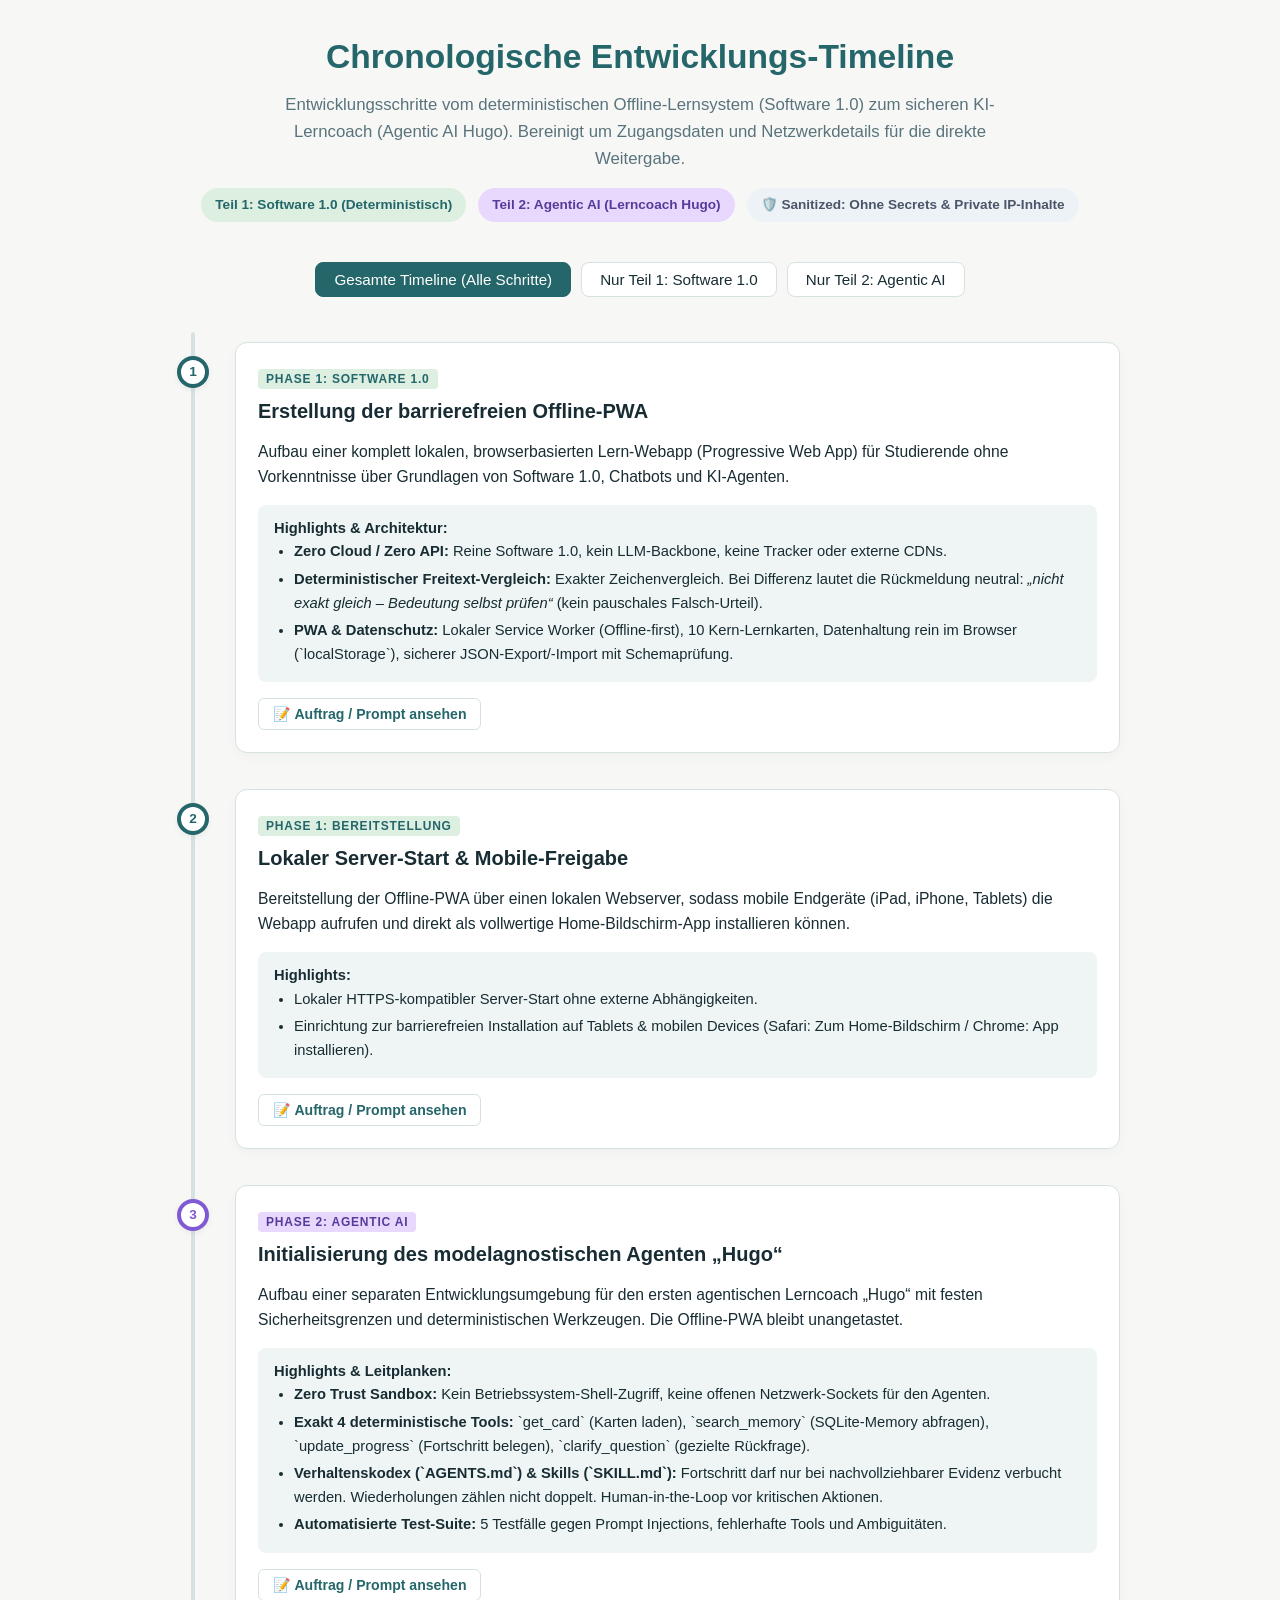
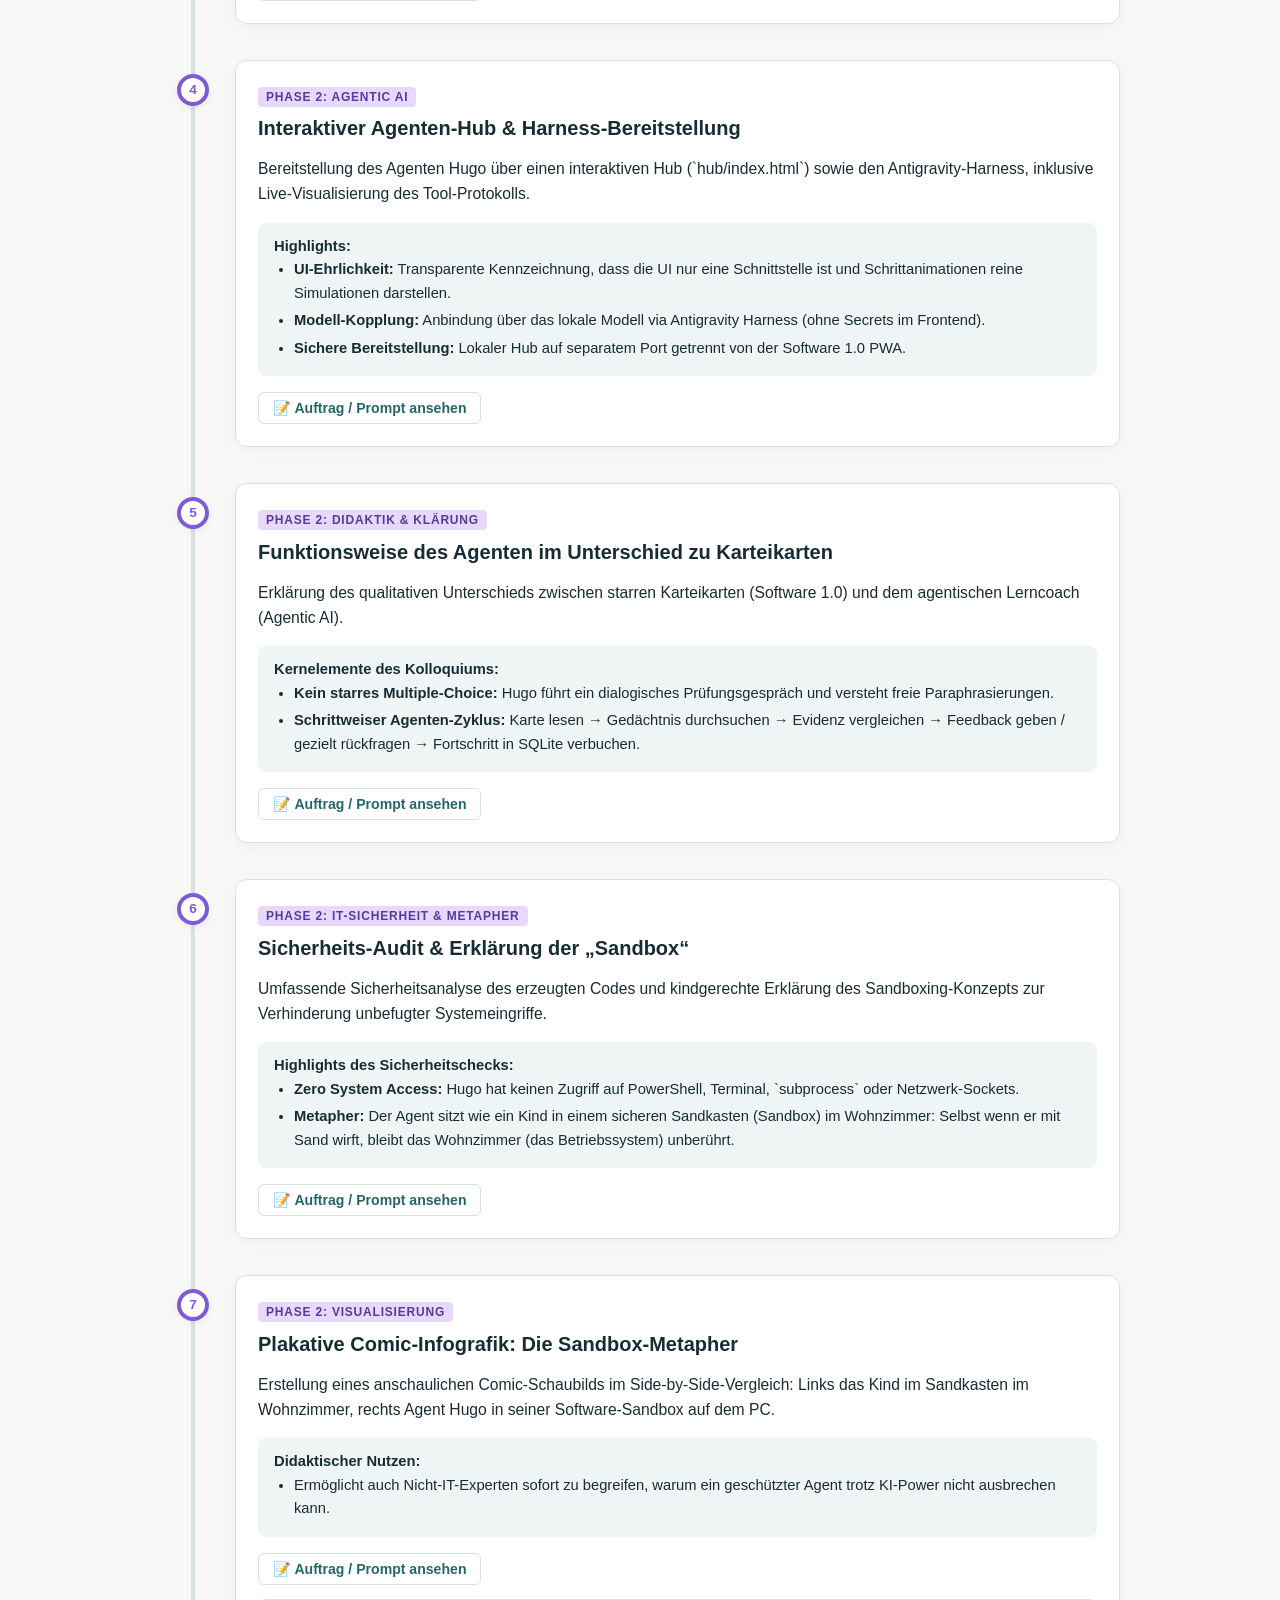
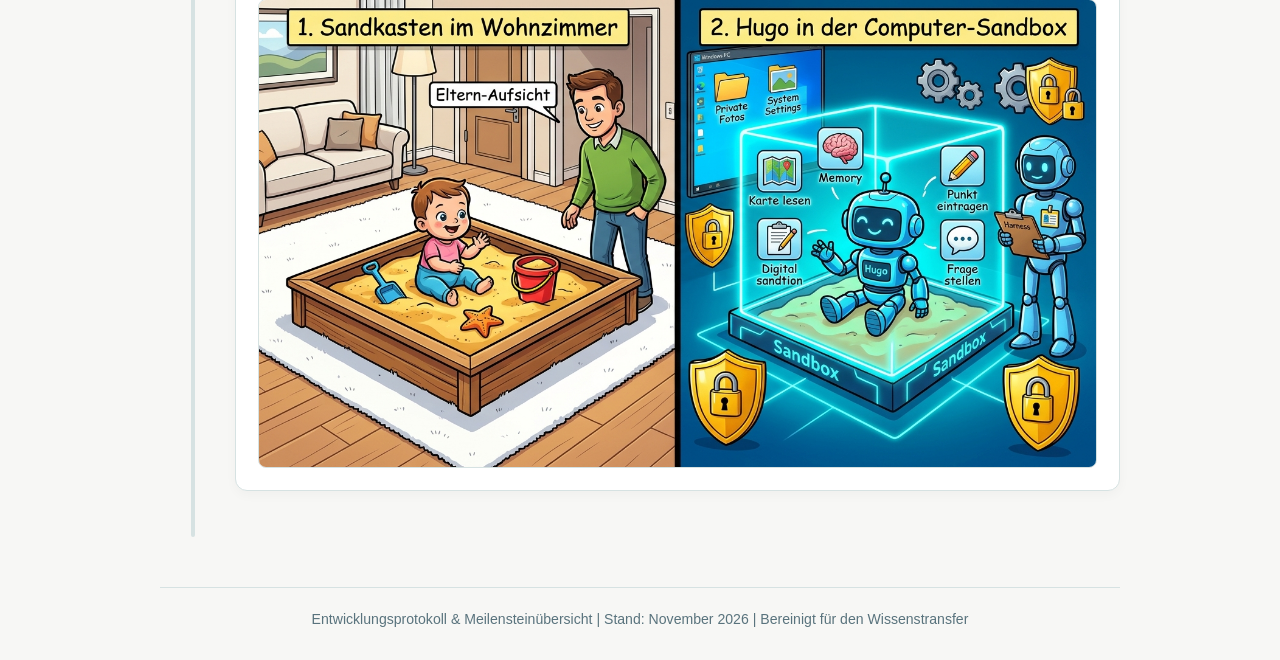
<file: timeline-docs/index.html>
<!DOCTYPE html>
<html lang="de">
<head>
  <meta charset="UTF-8">
  <meta name="viewport" content="width=device-width, initial-scale=1.0">
  <meta name="theme-color" content="#24666A">
  <meta name="apple-mobile-web-app-capable" content="yes">
  <meta name="apple-mobile-web-app-status-bar-style" content="default">
  <meta name="apple-mobile-web-app-title" content="AI Timeline">
  <link rel="manifest" href="manifest.webmanifest">
  <link rel="apple-touch-icon" href="icons/icon-192.png">

  <title>Entwicklungs-Timeline: Von Software 1.0 zu Agentic AI</title>
  <style>
    :root {
      --bg: #F7F7F5;
      --card-bg: #FFFFFF;
      --primary: #24666A;
      --primary-light: #DCEFE1;
      --text: #182C33;
      --text-muted: #59737D;
      --border: #D6E2E2;
      --accent-p1: #2B7A78;
      --accent-p2: #805AD5;
      --tag-bg: #EEF5F4;
    }

    * { box-sizing: border-box; margin: 0; padding: 0; }

    body {
      font-family: -apple-system, BlinkMacSystemFont, "Segoe UI", Roboto, Helvetica, Arial, sans-serif;
      background-color: var(--bg);
      color: var(--text);
      line-height: 1.6;
      padding: 30px 16px;
    }

    .container {
      max-width: 960px;
      margin: 0 auto;
    }

    header {
      text-align: center;
      margin-bottom: 40px;
    }

    header h1 {
      font-size: 2.1rem;
      color: var(--primary);
      margin-bottom: 8px;
    }

    header p {
      font-size: 1.05rem;
      color: var(--text-muted);
      max-width: 720px;
      margin: 0 auto;
    }

    .badge-bar {
      display: flex;
      justify-content: center;
      gap: 12px;
      margin-top: 16px;
      flex-wrap: wrap;
    }

    .badge {
      display: inline-flex;
      align-items: center;
      gap: 6px;
      padding: 6px 14px;
      border-radius: 20px;
      font-size: 0.85rem;
      font-weight: 600;
    }
    .badge-p1 { background: var(--primary-light); color: var(--primary); }
    .badge-p2 { background: #E9D8FD; color: #553C9A; }
    .badge-clean { background: #EDF2F7; color: #4A5568; }

    /* Filter Controls */
    .filter-bar {
      display: flex;
      justify-content: center;
      gap: 10px;
      margin-bottom: 35px;
      flex-wrap: wrap;
    }

    .filter-btn {
      background: white;
      border: 1px solid var(--border);
      color: var(--text);
      padding: 8px 18px;
      border-radius: 8px;
      cursor: pointer;
      font-size: 0.95rem;
      font-weight: 500;
      transition: all 0.2s ease;
    }

    .filter-btn:hover {
      border-color: var(--primary);
    }

    .filter-btn.active {
      background: var(--primary);
      color: white;
      border-color: var(--primary);
    }

    /* Timeline Container */
    .timeline {
      position: relative;
      padding: 10px 0;
    }

    .timeline::before {
      content: '';
      position: absolute;
      top: 0;
      bottom: 0;
      left: 31px;
      width: 4px;
      background: var(--border);
      border-radius: 2px;
    }

    /* Timeline Step Item */
    .timeline-item {
      position: relative;
      margin-bottom: 36px;
      padding-left: 75px;
      transition: opacity 0.3s ease;
    }

    .timeline-dot {
      position: absolute;
      left: 17px;
      top: 14px;
      width: 32px;
      height: 32px;
      border-radius: 50%;
      background: white;
      border: 4px solid var(--primary);
      display: flex;
      align-items: center;
      justify-content: center;
      font-size: 0.85rem;
      font-weight: bold;
      color: var(--primary);
      z-index: 1;
      box-shadow: 0 2px 6px rgba(0,0,0,0.06);
    }

    .timeline-item.phase-2 .timeline-dot {
      border-color: var(--accent-p2);
      color: var(--accent-p2);
    }

    .card {
      background: var(--card-bg);
      border: 1px solid var(--border);
      border-radius: 12px;
      padding: 22px;
      box-shadow: 0 4px 12px rgba(0,0,0,0.03);
    }

    .card-header {
      display: flex;
      justify-content: space-between;
      align-items: flex-start;
      margin-bottom: 12px;
      flex-wrap: wrap;
      gap: 8px;
    }

    .card-phase {
      font-size: 0.75rem;
      text-transform: uppercase;
      letter-spacing: 0.8px;
      font-weight: 700;
      padding: 3px 8px;
      border-radius: 4px;
    }

    .phase-1 .card-phase { background: var(--primary-light); color: var(--primary); }
    .phase-2 .card-phase { background: #E9D8FD; color: #553C9A; }

    .card-title {
      font-size: 1.25rem;
      font-weight: 700;
      color: var(--text);
      margin-top: 4px;
    }

    .card-summary {
      font-size: 0.98rem;
      color: var(--text);
      margin-bottom: 16px;
    }

    .card-highlights {
      background: var(--tag-bg);
      border-radius: 8px;
      padding: 12px 16px;
      margin-bottom: 16px;
      font-size: 0.92rem;
    }

    .card-highlights ul {
      padding-left: 20px;
    }

    .card-highlights li {
      margin-bottom: 4px;
    }

    /* Prompt Accordion Button */
    .prompt-toggle {
      background: none;
      border: 1px solid var(--border);
      color: var(--primary);
      padding: 7px 14px;
      border-radius: 6px;
      font-size: 0.88rem;
      font-weight: 600;
      cursor: pointer;
      display: inline-flex;
      align-items: center;
      gap: 6px;
      transition: background 0.15s ease;
    }

    .prompt-toggle:hover {
      background: #F0F4F4;
    }

    .prompt-box {
      display: none;
      margin-top: 14px;
      background: #1F2933;
      color: #E2E8F0;
      padding: 16px;
      border-radius: 8px;
      font-size: 0.88rem;
      white-space: pre-wrap;
      font-family: ui-monospace, SFMono-Regular, Menlo, Monaco, Consolas, monospace;
      line-height: 1.5;
      border-left: 4px solid var(--primary);
    }

    .prompt-box.open {
      display: block;
    }

    .image-preview {
      margin-top: 14px;
      border-radius: 8px;
      overflow: hidden;
      border: 1px solid var(--border);
      max-width: 100%;
    }

    .image-preview img {
      width: 100%;
      height: auto;
      display: block;
    }

    footer {
      text-align: center;
      margin-top: 50px;
      padding-top: 20px;
      border-top: 1px solid var(--border);
      color: var(--text-muted);
      font-size: 0.88rem;
    }

    @media (max-width: 600px) {
      .timeline::before { left: 19px; }
      .timeline-dot { left: 5px; width: 28px; height: 28px; font-size: 0.75rem; }
      .timeline-item { padding-left: 45px; }
      .card { padding: 16px; }
    }
  </style>
</head>
<body>

  <div class="container">
    <header>
      <h1>Chronologische Entwicklungs-Timeline</h1>
      <p>Entwicklungsschritte vom deterministischen Offline-Lernsystem (Software 1.0) zum sicheren KI-Lerncoach (Agentic AI Hugo). Bereinigt um Zugangsdaten und Netzwerkdetails für die direkte Weitergabe.</p>
      
      <div class="badge-bar">
        <span class="badge badge-p1">Teil 1: Software 1.0 (Deterministisch)</span>
        <span class="badge badge-p2">Teil 2: Agentic AI (Lerncoach Hugo)</span>
        <span class="badge badge-clean">🛡️ Sanitized: Ohne Secrets & Private IP-Inhalte</span>
      </div>
    </header>

    <!-- Filter Buttons -->
    <div class="filter-bar">
      <button class="filter-btn active" onclick="filterTimeline('all')">Gesamte Timeline (Alle Schritte)</button>
      <button class="filter-btn" onclick="filterTimeline('phase-1')">Nur Teil 1: Software 1.0</button>
      <button class="filter-btn" onclick="filterTimeline('phase-2')">Nur Teil 2: Agentic AI</button>
    </div>

    <!-- Timeline Container -->
    <div class="timeline" id="timelineList">

      <!-- STEP 1 -->
      <div class="timeline-item phase-1">
        <div class="timeline-dot">1</div>
        <div class="card">
          <div class="card-header">
            <div>
              <span class="card-phase">Phase 1: Software 1.0</span>
              <h2 class="card-title">Erstellung der barrierefreien Offline-PWA</h2>
            </div>
          </div>
          <p class="card-summary">
            Aufbau einer komplett lokalen, browserbasierten Lern-Webapp (Progressive Web App) für Studierende ohne Vorkenntnisse über Grundlagen von Software 1.0, Chatbots und KI-Agenten.
          </p>
          <div class="card-highlights">
            <strong>Highlights & Architektur:</strong>
            <ul>
              <li><strong>Zero Cloud / Zero API:</strong> Reine Software 1.0, kein LLM-Backbone, keine Tracker oder externe CDNs.</li>
              <li><strong>Deterministischer Freitext-Vergleich:</strong> Exakter Zeichenvergleich. Bei Differenz lautet die Rückmeldung neutral: <em>„nicht exakt gleich – Bedeutung selbst prüfen“</em> (kein pauschales Falsch-Urteil).</li>
              <li><strong>PWA & Datenschutz:</strong> Lokaler Service Worker (Offline-first), 10 Kern-Lernkarten, Datenhaltung rein im Browser (`localStorage`), sicherer JSON-Export/-Import mit Schemaprüfung.</li>
            </ul>
          </div>
          <button class="prompt-toggle" onclick="togglePrompt('p1')">
            <span>📝 Auftrag / Prompt ansehen</span>
          </button>
          <div class="prompt-box" id="p1">Baue im freigegebenen Projektordner eine kleine deutschsprachige PWA „KI-Superkraft – mein Lernsystem“. Thema dieses Vortrags: Software 1.0, Chatbot, Agentic AI, Prompt, Harness, Tools, Skills, Memory und menschliche Prüfung. Zielgruppe: Studierende ohne IT-Vorkenntnisse.

Zuerst reine Software 1.0, KEIN Modellaufruf und keine API. Zehn fachlich korrekte Lernkarten, kurze Zuordnungsfragen mit begründeten Lösungen, Lernen/nochmals üben, Fortschritt, eigene Karten und Notizen. Eine Freitextaufgabe vergleicht bewusst nur die exakte Zeichenfolge und sagt bei Abweichung „nicht exakt gleich – Bedeutung selbst prüfen“, niemals „fachlich falsch“. Musterlösung: „Ein Agent wählt erlaubte Werkzeuge und prüft ihre Ergebnisse.“

Design: ruhig, klar und einfach; Creme #F7F7F5, Petrol #24666A, Salbei #DCEFE1, dunkle Schrift #182C33. Keine Textwüsten, Tracker oder CDN.

Technik: mehrere lokale Dateien, relative Pfade, Manifest mit Icons, versionierter Service Worker. Nach dem ersten vollständigen Laden offline lauffähig. Daten nur lokal, schema- und größenvalidierter JSON-Export/-Import, Reset nur nach Bestätigung. Keine Secrets. Gib Start- und Installationsanleitung.</div>
        </div>
      </div>

      <!-- STEP 2 -->
      <div class="timeline-item phase-1">
        <div class="timeline-dot">2</div>
        <div class="card">
          <div class="card-header">
            <div>
              <span class="card-phase">Phase 1: Bereitstellung</span>
              <h2 class="card-title">Lokaler Server-Start & Mobile-Freigabe</h2>
            </div>
          </div>
          <p class="card-summary">
            Bereitstellung der Offline-PWA über einen lokalen Webserver, sodass mobile Endgeräte (iPad, iPhone, Tablets) die Webapp aufrufen und direkt als vollwertige Home-Bildschirm-App installieren können.
          </p>
          <div class="card-highlights">
            <strong>Highlights:</strong>
            <ul>
              <li>Lokaler HTTPS-kompatibler Server-Start ohne externe Abhängigkeiten.</li>
              <li>Einrichtung zur barrierefreien Installation auf Tablets & mobilen Devices (Safari: Zum Home-Bildschirm / Chrome: App installieren).</li>
            </ul>
          </div>
          <button class="prompt-toggle" onclick="togglePrompt('p2')">
            <span>📝 Auftrag / Prompt ansehen</span>
          </button>
          <div class="prompt-box" id="p2">Kannst Du bitte selbst alles möglich machen, damit wir die Seite öffnen können? Also Server und Co? Und per gesichertem Netzwerk für mobile Testgeräte freigeben.</div>
        </div>
      </div>

      <!-- STEP 3 -->
      <div class="timeline-item phase-2">
        <div class="timeline-dot">3</div>
        <div class="card">
          <div class="card-header">
            <div>
              <span class="card-phase">Phase 2: Agentic AI</span>
              <h2 class="card-title">Initialisierung des modelagnostischen Agenten „Hugo“</h2>
            </div>
          </div>
          <p class="card-summary">
            Aufbau einer separaten Entwicklungsumgebung für den ersten agentischen Lerncoach „Hugo“ mit festen Sicherheitsgrenzen und deterministischen Werkzeugen. Die Offline-PWA bleibt unangetastet.
          </p>
          <div class="card-highlights">
            <strong>Highlights & Leitplanken:</strong>
            <ul>
              <li><strong>Zero Trust Sandbox:</strong> Kein Betriebssystem-Shell-Zugriff, keine offenen Netzwerk-Sockets für den Agenten.</li>
              <li><strong>Exakt 4 deterministische Tools:</strong> `get_card` (Karten laden), `search_memory` (SQLite-Memory abfragen), `update_progress` (Fortschritt belegen), `clarify_question` (gezielte Rückfrage).</li>
              <li><strong>Verhaltenskodex (`AGENTS.md`) & Skills (`SKILL.md`):</strong> Fortschritt darf nur bei nachvollziehbarer Evidenz verbucht werden. Wiederholungen zählen nicht doppelt. Human-in-the-Loop vor kritischen Aktionen.</li>
              <li><strong>Automatisierte Test-Suite:</strong> 5 Testfälle gegen Prompt Injections, fehlerhafte Tools und Ambiguitäten.</li>
            </ul>
          </div>
          <button class="prompt-toggle" onclick="togglePrompt('p3')">
            <span>📝 Auftrag / Prompt ansehen</span>
          </button>
          <div class="prompt-box" id="p3">Arbeite in einer separaten Kopie der KI-Lernwerkstatt. Die reine Offline-PWA bleibt unverändert. Baue einen kleinen modelagnostischen Agenten „Hugo“, nutzbar im Harness-Chat/CLI und optional über lokale HTML-UI. Der erste Agent erscheint bereits als Kachel in einem kleinen Hub. Keine schöne UI als Agent ausgeben.

Auftrag: Lernantworten zu Software 1.0, Chatbot und Agent verstehen; freigegebenes Memory vor jeder Beurteilung nachschlagen; bei Unsicherheit rückfragen; nur bei belegter richtiger Antwort erlaubten Fortschritt markieren und danach kontrollieren. Regeln kurz in AGENTS.md, Vorgehen als Skill; deterministische Werkzeuge für Karten, Memory und Fortschritt. Maximal vier Tools je Auftrag, höchstens eine Rückfrage, kein Shell-/Netzwerkzugriff für den Laufzeitagenten. Modell austauschbar, kleinere Modelle erst nach denselben Tests zulassen.

Nutze material/agent/coach.py als lokal begrenztes Werkzeug und dessen SQLite-Memory. Browserdaten sind NICHT automatisch im Harness: nur expliziter validierter Import/Export mit Freigabe; eine Datenwahrheit je Ausbaustand. Keine API-Schlüssel in Browser, Git oder localStorage; für echte Modellaufrufe den vorhandenen Harness nutzen. Eine Schrittanimation muss als Simulation gekennzeichnet sein.

Zeige Tool-Protokoll und prüfe die fünf Fallaufgaben plus Wiederholung: richtige Paraphrase, Teilantwort → Rückfrage, falsche Antwort → nicht abschließen, Prompt-Injection → keine zusätzlichen Rechte, ungültige Tooldaten → keine Änderung; Wiederholung zählt nicht doppelt. Vor Senden, Löschen, Veröffentlichung oder Zugriff auf private Daten immer stoppen und fragen.</div>
        </div>
      </div>

      <!-- STEP 4 -->
      <div class="timeline-item phase-2">
        <div class="timeline-dot">4</div>
        <div class="card">
          <div class="card-header">
            <div>
              <span class="card-phase">Phase 2: Agentic AI</span>
              <h2 class="card-title">Interaktiver Agenten-Hub & Harness-Bereitstellung</h2>
            </div>
          </div>
          <p class="card-summary">
            Bereitstellung des Agenten Hugo über einen interaktiven Hub (`hub/index.html`) sowie den Antigravity-Harness, inklusive Live-Visualisierung des Tool-Protokolls.
          </p>
          <div class="card-highlights">
            <strong>Highlights:</strong>
            <ul>
              <li><strong>UI-Ehrlichkeit:</strong> Transparente Kennzeichnung, dass die UI nur eine Schnittstelle ist und Schrittanimationen reine Simulationen darstellen.</li>
              <li><strong>Modell-Kopplung:</strong> Anbindung über das lokale Modell via Antigravity Harness (ohne Secrets im Frontend).</li>
              <li><strong>Sichere Bereitstellung:</strong> Lokaler Hub auf separatem Port getrennt von der Software 1.0 PWA.</li>
            </ul>
          </div>
          <button class="prompt-toggle" onclick="togglePrompt('p4')">
            <span>📝 Auftrag / Prompt ansehen</span>
          </button>
          <div class="prompt-box" id="p4">Kannst Du es starten und bitte das konfigurierte Modell über die Antigravity-App nutzen, die hier auf dem PC installiert ist. Stelle es über einen separaten Port für den Hub bereit.</div>
        </div>
      </div>

      <!-- STEP 5 -->
      <div class="timeline-item phase-2">
        <div class="timeline-dot">5</div>
        <div class="card">
          <div class="card-header">
            <div>
              <span class="card-phase">Phase 2: Didaktik & Klärung</span>
              <h2 class="card-title">Funktionsweise des Agenten im Unterschied zu Karteikarten</h2>
            </div>
          </div>
          <p class="card-summary">
            Erklärung des qualitativen Unterschieds zwischen starren Karteikarten (Software 1.0) und dem agentischen Lerncoach (Agentic AI).
          </p>
          <div class="card-highlights">
            <strong>Kernelemente des Kolloquiums:</strong>
            <ul>
              <li><strong>Kein starres Multiple-Choice:</strong> Hugo führt ein dialogisches Prüfungsgespräch und versteht freie Paraphrasierungen.</li>
              <li><strong>Schrittweiser Agenten-Zyklus:</strong> Karte lesen &rarr; Gedächtnis durchsuchen &rarr; Evidenz vergleichen &rarr; Feedback geben / gezielt rückfragen &rarr; Fortschritt in SQLite verbuchen.</li>
            </ul>
          </div>
          <button class="prompt-toggle" onclick="togglePrompt('p5')">
            <span>📝 Auftrag / Prompt ansehen</span>
          </button>
          <div class="prompt-box" id="p5">Was genau kann ich nun mit diesem Agenten machen? Sind das Karteikarten? Sind das Fragen und ich antworte oder …</div>
        </div>
      </div>

      <!-- STEP 6 -->
      <div class="timeline-item phase-2">
        <div class="timeline-dot">6</div>
        <div class="card">
          <div class="card-header">
            <div>
              <span class="card-phase">Phase 2: IT-Sicherheit & Metapher</span>
              <h2 class="card-title">Sicherheits-Audit & Erklärung der „Sandbox“</h2>
            </div>
          </div>
          <p class="card-summary">
            Umfassende Sicherheitsanalyse des erzeugten Codes und kindgerechte Erklärung des Sandboxing-Konzepts zur Verhinderung unbefugter Systemeingriffe.
          </p>
          <div class="card-highlights">
            <strong>Highlights des Sicherheitschecks:</strong>
            <ul>
              <li><strong>Zero System Access:</strong> Hugo hat keinen Zugriff auf PowerShell, Terminal, `subprocess` oder Netzwerk-Sockets.</li>
              <li><strong>Metapher:</strong> Der Agent sitzt wie ein Kind in einem sicheren Sandkasten (Sandbox) im Wohnzimmer: Selbst wenn er mit Sand wirft, bleibt das Wohnzimmer (das Betriebssystem) unberührt.</li>
            </ul>
          </div>
          <button class="prompt-toggle" onclick="togglePrompt('p6')">
            <span>📝 Auftrag / Prompt ansehen</span>
          </button>
          <div class="prompt-box" id="p6">Danke dafür. Kannst Du nun bitte den von Dir erzeugten Code prüfen auf Schwachstellen? Nicht dass Bedrohungen zu einem IT-Sicherheitsproblem führen.

Erkläre auch bitte wie dieser Code ausgeführt wird? Also lokal auf diesem PC, so dass er rein theoretisch auf alles auf dem PC zugreifen kann oder in einer Sandbox hier auf dem System und wenn ja, erkläre bitte auch was eine Sandbox ist. Erkläre es einfach mit Beispielen (als wäre ich 10 Jahre alt) und mit wenigen Worten.</div>
        </div>
      </div>

      <!-- STEP 7 -->
      <div class="timeline-item phase-2">
        <div class="timeline-dot">7</div>
        <div class="card">
          <div class="card-header">
            <div>
              <span class="card-phase">Phase 2: Visualisierung</span>
              <h2 class="card-title">Plakative Comic-Infografik: Die Sandbox-Metapher</h2>
            </div>
          </div>
          <p class="card-summary">
            Erstellung eines anschaulichen Comic-Schaubilds im Side-by-Side-Vergleich: Links das Kind im Sandkasten im Wohnzimmer, rechts Agent Hugo in seiner Software-Sandbox auf dem PC.
          </p>
          <div class="card-highlights">
            <strong>Didaktischer Nutzen:</strong>
            <ul>
              <li>Ermöglicht auch Nicht-IT-Experten sofort zu begreifen, warum ein geschützter Agent trotz KI-Power nicht ausbrechen kann.</li>
            </ul>
          </div>
          <button class="prompt-toggle" onclick="togglePrompt('p7')">
            <span>📝 Auftrag / Prompt ansehen</span>
          </button>
          <div class="prompt-box" id="p7">Danke für die Erklärung. Kannst Du das ebenso plakativ in einem Metapher-Schaubild darstellen? Links den Sandkasten und rechts Hugo den Agenten in seiner PC-Sandbox? Bitte als generiertes Schaubild, plakativ im Comic-Stil.</div>
          
          <div class="image-preview">
            <img src="sandbox_comic.jpg" alt="Comic-Infografik: Der Sandkasten vs. Agent Hugo Sandbox" onerror="this.style.display='none'">
          </div>
        </div>
      </div>

    </div>

    <footer>
      Entwicklungsprotokoll & Meilensteinübersicht | Stand: November 2026 | Bereinigt für den Wissenstransfer
    </footer>
  </div>

  <script>
    function togglePrompt(id) {
      const box = document.getElementById(id);
      box.classList.toggle('open');
    }

    function filterTimeline(phase) {
      const items = document.querySelectorAll('.timeline-item');
      const buttons = document.querySelectorAll('.filter-btn');

      buttons.forEach(btn => btn.classList.remove('active'));
      event.target.classList.add('active');

      items.forEach(item => {
        if (phase === 'all') {
          item.style.display = 'block';
        } else if (item.classList.contains(phase)) {
          item.style.display = 'block';
        } else {
          item.style.display = 'none';
        }
      });
    }
  
    // Service Worker Registration for Offline PWA
    if ('serviceWorker' in navigator) {
      window.addEventListener('load', () => {
        navigator.serviceWorker.register('./sw.js').then((reg) => {
          console.log('Timeline PWA SW registriert:', reg.scope);
        }).catch((err) => {
          console.log('SW Fehler:', err);
        });
      });
    }

  </script>
</body>
</html>
</file>
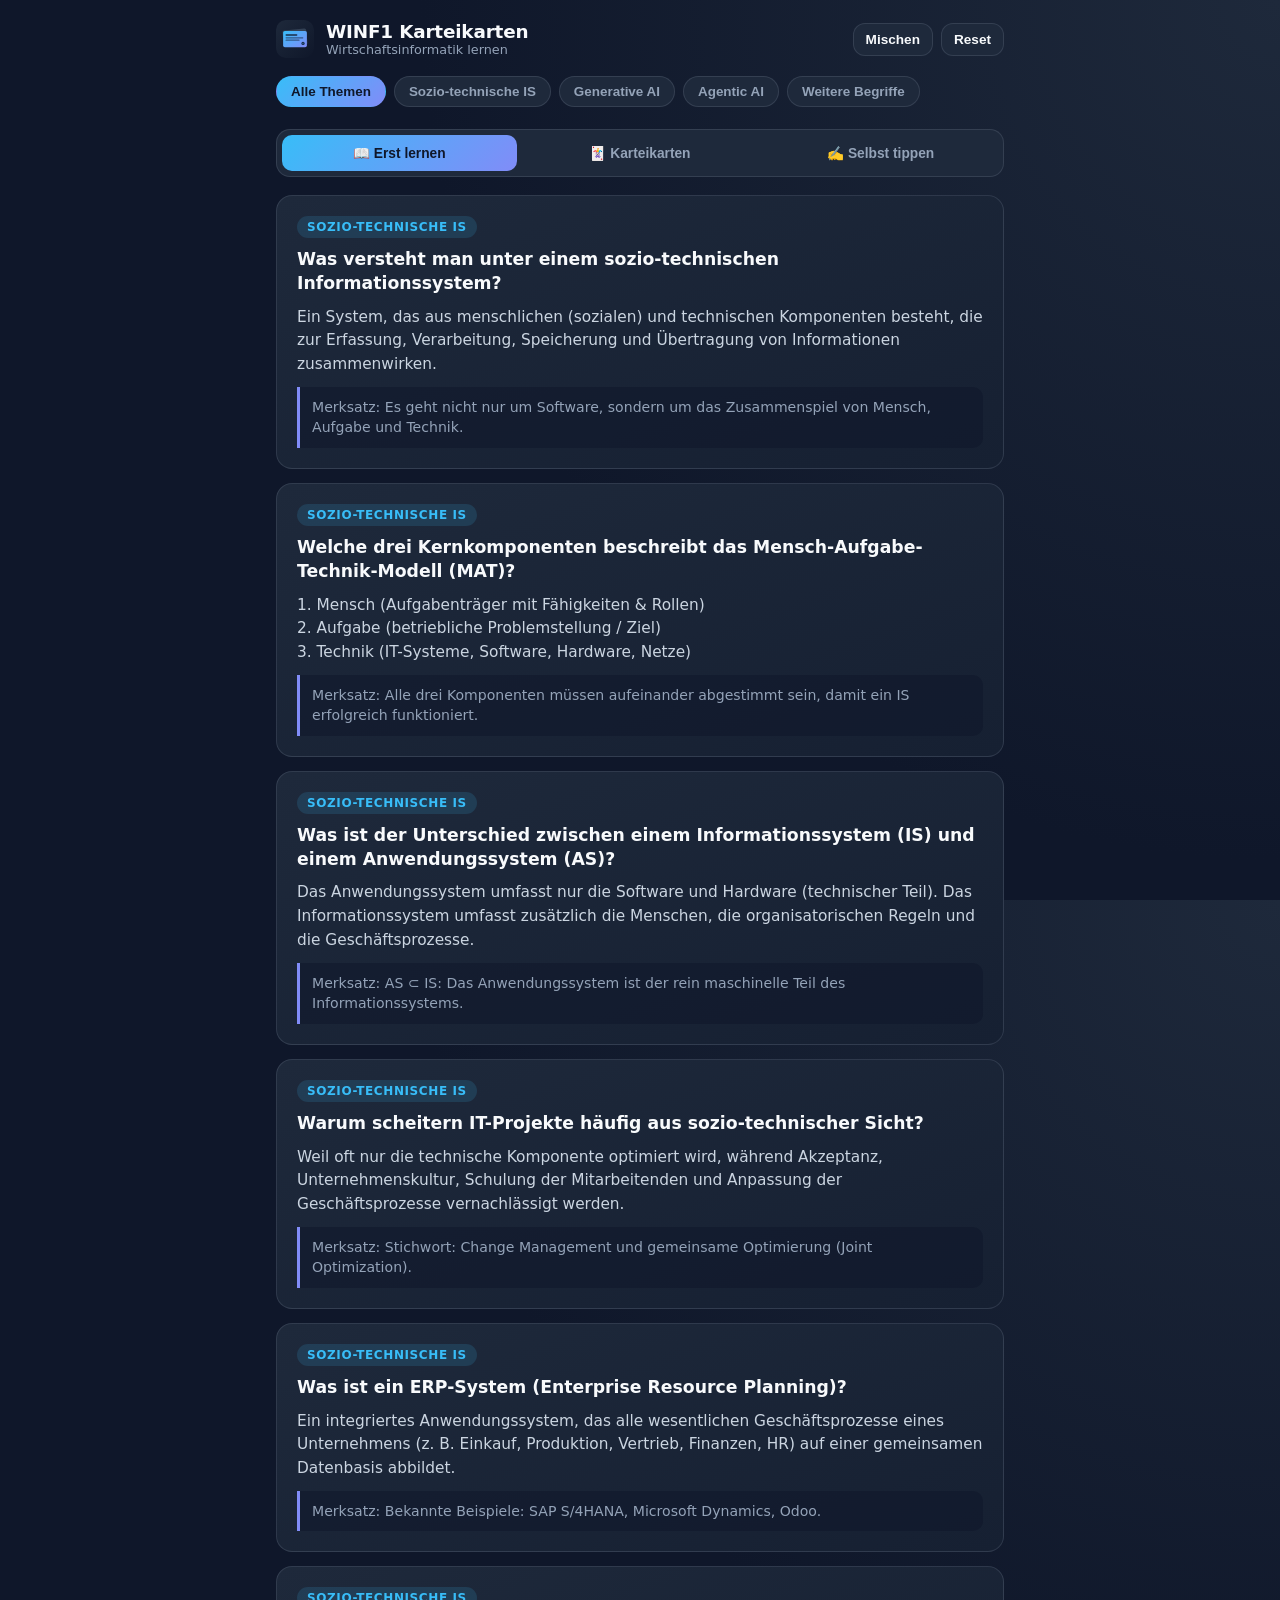
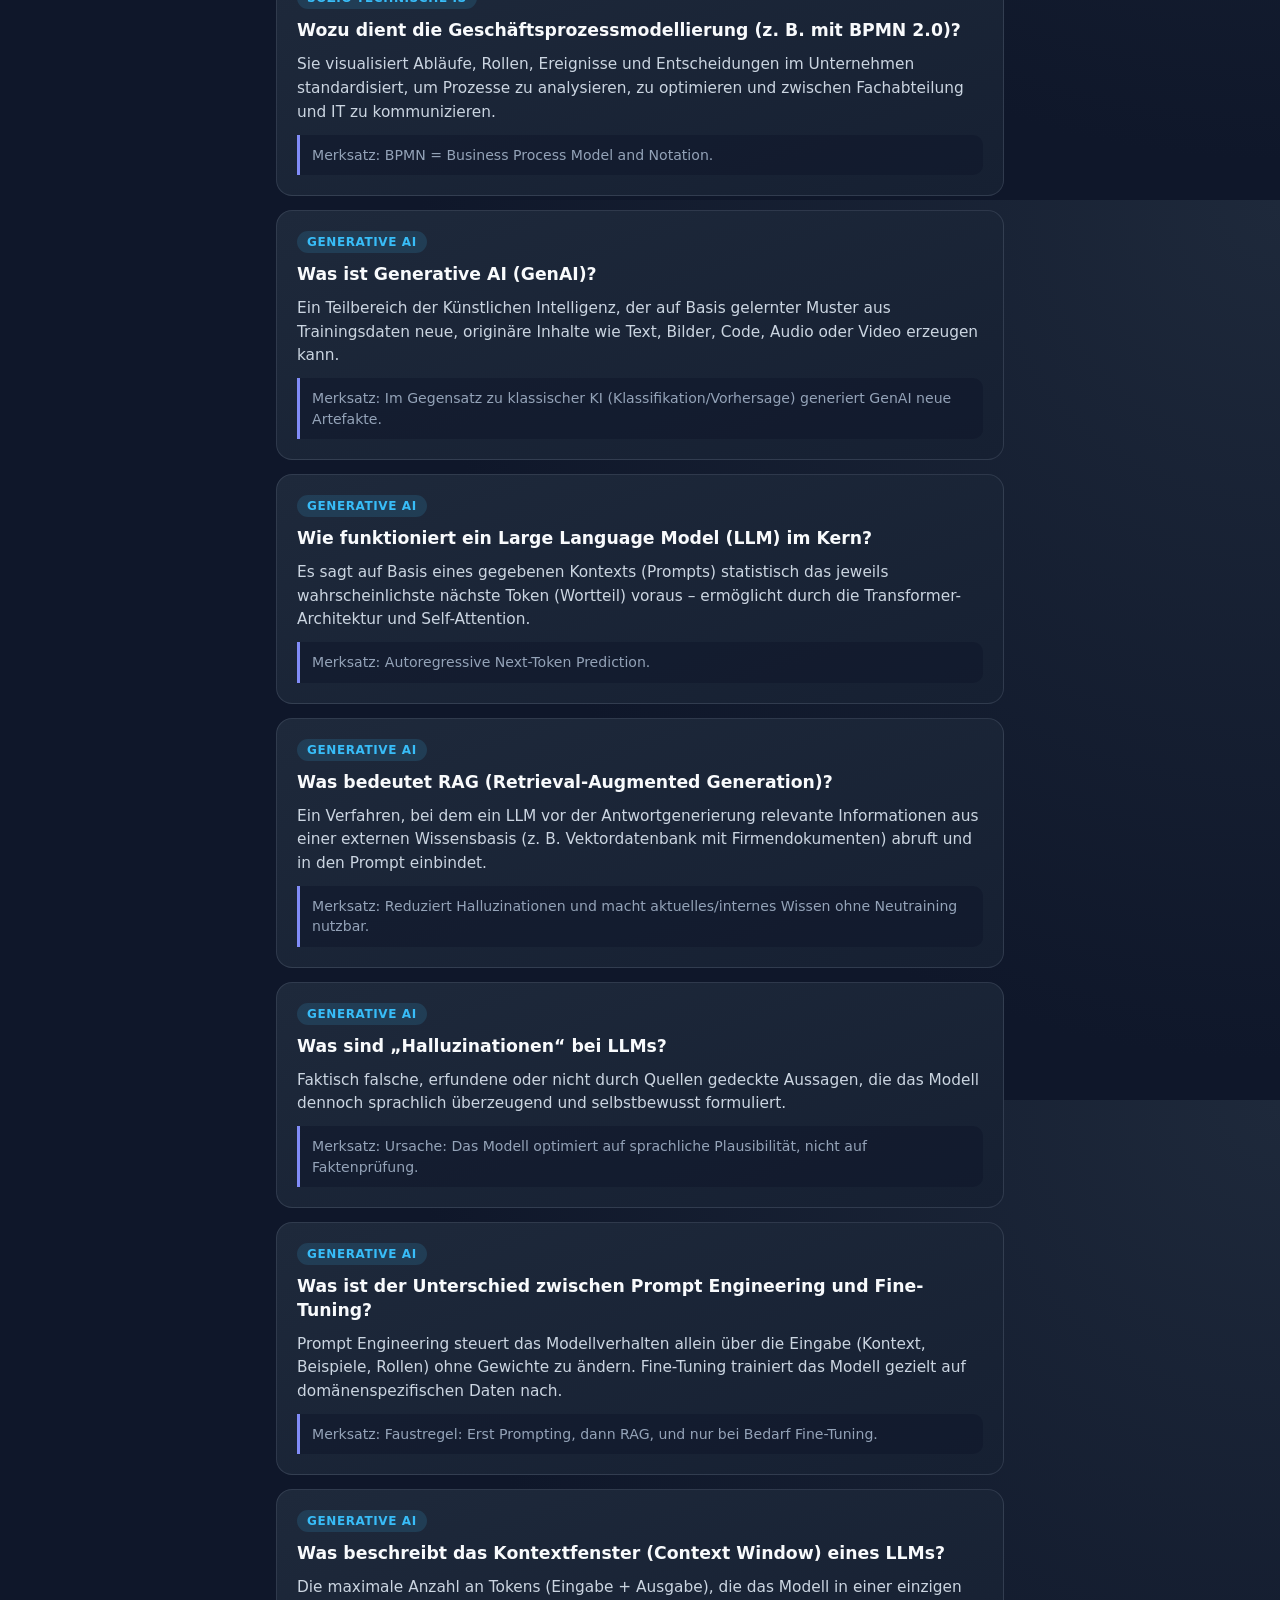
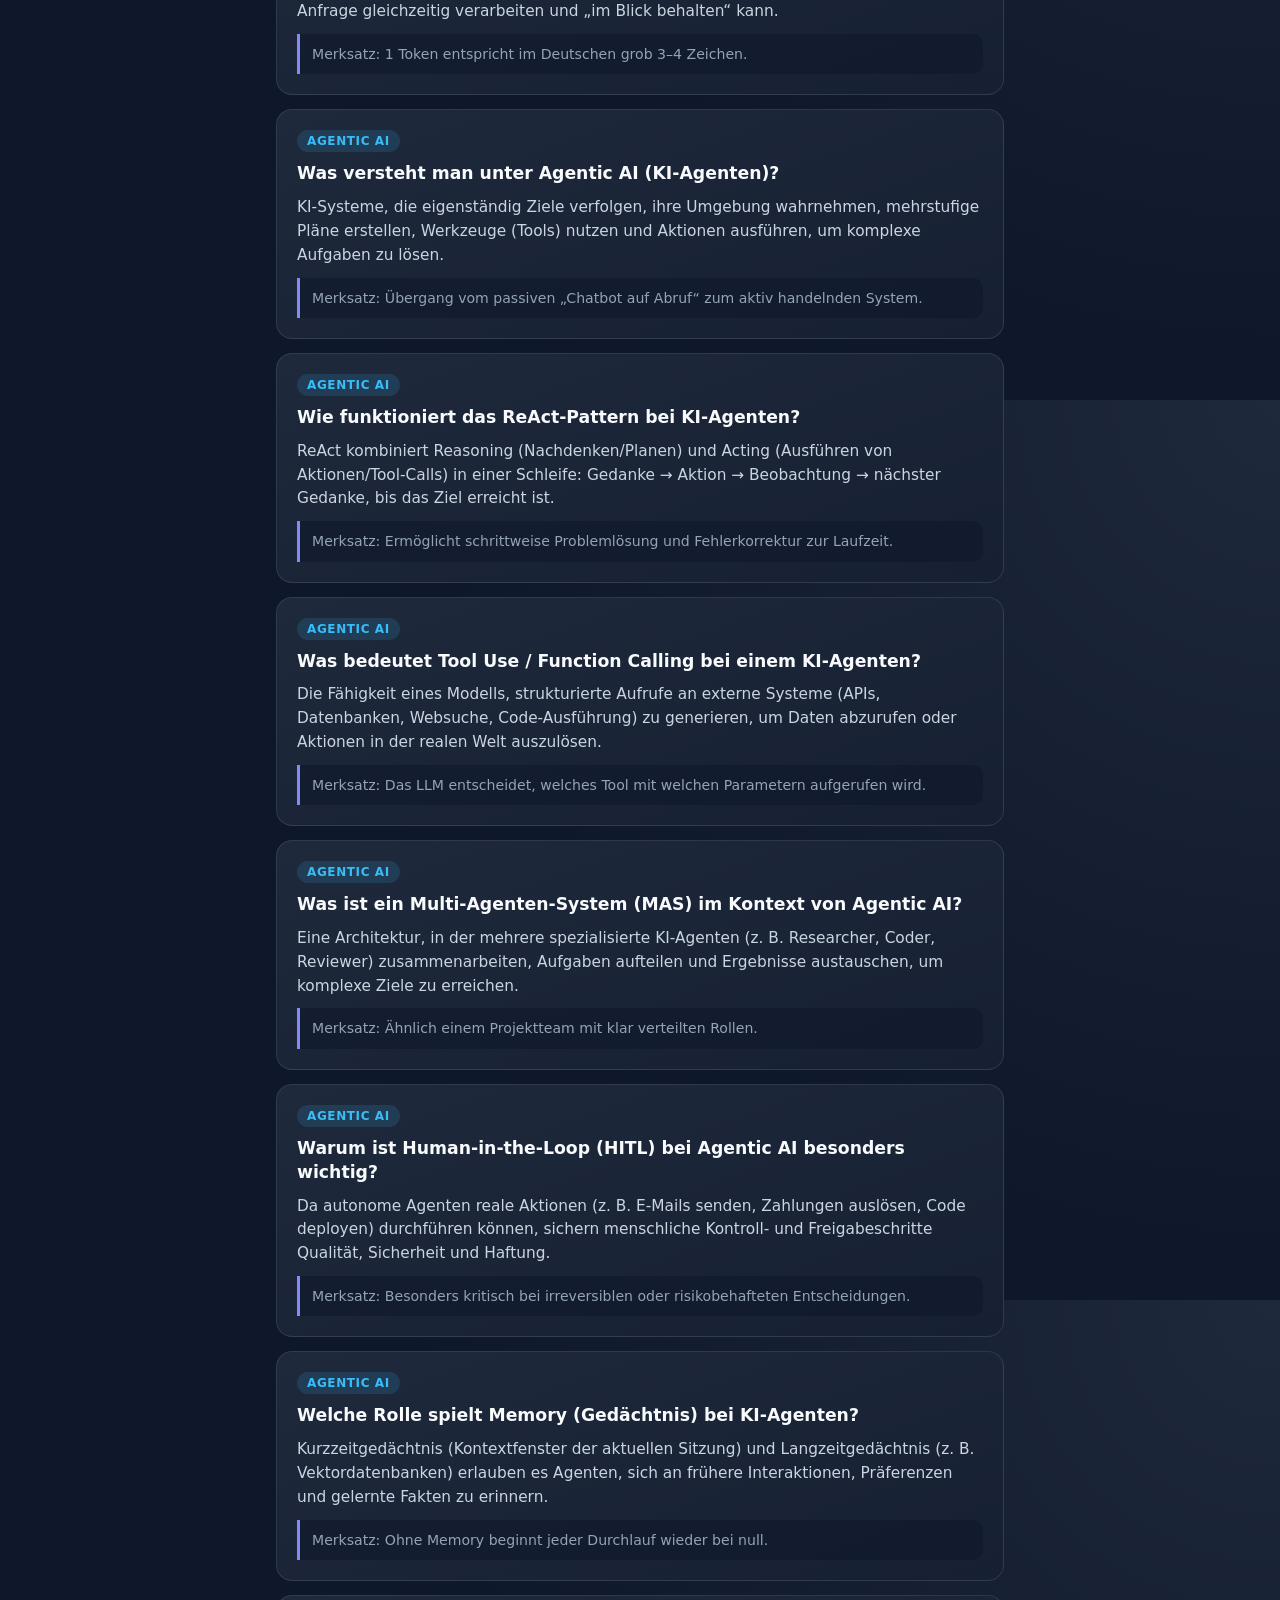
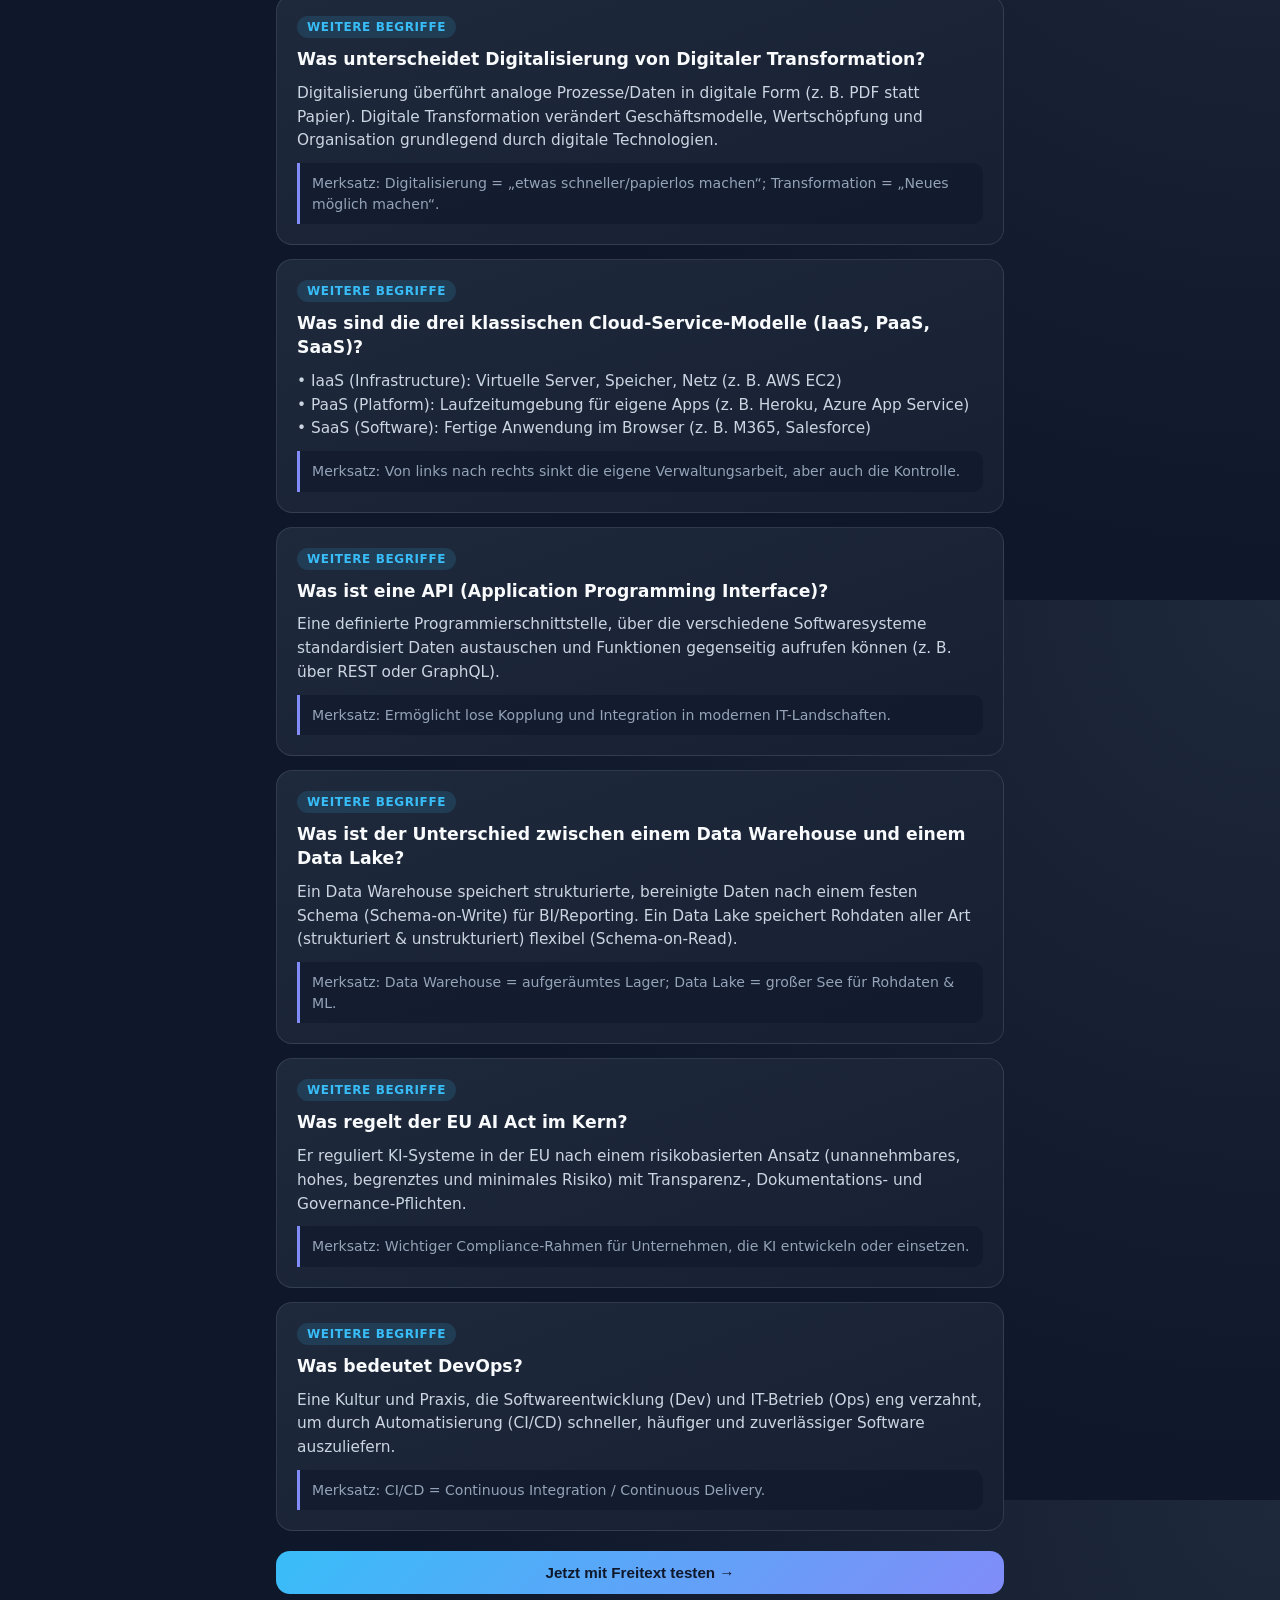
<file: docs/winf1-timeline/index.html>
<!DOCTYPE html>
<html lang="de">
<head>
  <meta charset="UTF-8" />
  <meta name="viewport" content="width=device-width, initial-scale=1.0" />
  <meta http-equiv="Content-Security-Policy" content="default-src 'none'; script-src 'self'; style-src 'self'; img-src 'self' data:; manifest-src 'self'; connect-src 'self'; worker-src 'self'; base-uri 'none'; form-action 'none'" />
  <meta name="referrer" content="no-referrer" />
  <meta name="theme-color" content="#0f172a" />
  <meta name="description" content="Reine Karteikarten-Lernapp für Wirtschaftsinformatik: Sozio-technische Informationssysteme, GenAI, Agentic AI und mehr." />
  <title>WINF1 Karteikarten – Wirtschaftsinformatik</title>
  <link rel="manifest" href="./manifest.webmanifest" />
  <link rel="icon" type="image/svg+xml" href="./icon.svg" />
  <link rel="apple-touch-icon" href="./icon.svg" />
  <link rel="stylesheet" href="./styles.css" />
</head>
<body>
  <main class="app">
    <header class="header">
      <div class="brand">
        <img src="./icon.svg" alt="WINF1 Logo" />
        <div>
          <h1>WINF1 Karteikarten</h1>
          <p>Wirtschaftsinformatik lernen</p>
        </div>
      </div>
      <div class="header-actions">
        <button id="shuffleBtn" class="icon-btn" type="button" title="Karten mischen">Mischen</button>
        <button id="resetBtn" class="icon-btn" type="button" title="Fortschritt zurücksetzen">Reset</button>
      </div>
    </header>

    <nav id="filters" class="filters" aria-label="Themenfilter"></nav>

    <div class="mode-switch" role="tablist" aria-label="Lernmodus wählen">
      <button id="modeLearnBtn" class="mode-btn active" type="button" role="tab" aria-selected="true">📖 Erst lernen</button>
      <button id="modeQuizBtn" class="mode-btn" type="button" role="tab" aria-selected="false">🃏 Karteikarten</button>
      <button id="modeInputBtn" class="mode-btn" type="button" role="tab" aria-selected="false">✍️ Selbst tippen</button>
    </div>

    <section id="learnView" class="learn-view" aria-label="Lernübersicht"></section>

    <!-- Modus 3: Freitext-Eingabe mit smarter Bewertung -->
    <section id="inputView" class="input-view" hidden aria-label="Freitext-Quiz">
      <div class="input-card">
        <div class="card-top">
          <span id="inputCategory" class="badge">Thema</span>
          <span id="inputCardCounter" class="side-label">Frage 1 / 24</span>
        </div>
        
        <h2 id="inputQuestion" class="input-question"></h2>

        <div class="input-field-group">
          <label for="userAnswerInput" class="input-label">Deine Antwort in eigenen Worten:</label>
          <textarea id="userAnswerInput" maxlength="1000" class="answer-textarea" rows="4" placeholder="Tippe hier deine Erklärung ein... (Abweichungen und eigene Formulierungen werden automatisch akzeptiert)"></textarea>
        </div>

        <div class="input-actions">
          <button id="submitAnswerBtn" class="btn btn-primary" type="button">Antwort prüfen</button>
          <button id="skipInputBtn" class="btn" type="button">Lösung anzeigen</button>
        </div>

        <div id="evaluationResult" class="eval-result" hidden>
          <div class="eval-header">
            <span id="evalBadge" class="eval-badge">Bewertung</span>
            <span id="evalEngineNote" class="eval-engine-note"></span>
          </div>
          <p id="evalFeedback" class="eval-feedback"></p>

          <div id="conceptsWrap" class="concepts-wrap"></div>

          <div class="eval-muster-wrap">
            <h3 class="muster-heading">Musterlösung:</h3>
            <p id="evalMuster" class="eval-muster"></p>
            <div id="evalHint" class="hint-box"></div>
          </div>

          <div class="eval-actions">
            <button id="markKnownBtn" class="btn btn-known" type="button">✓ Als gewusst werten</button>
            <button id="markAgainBtn" class="btn btn-again" type="button">↻ Nochmal wiederholen</button>
            <button id="nextInputBtn" class="btn btn-primary" type="button">Nächste Frage →</button>
          </div>
        </div>
      </div>
    </section>

    <!-- Modus 2: Klassische Karteikarten -->
    <div id="quizView" class="quiz-view" hidden>
    <section class="progress-wrap" aria-label="Lernfortschritt">
      <div class="progress-meta">
        <span>Karte <strong id="cardCounter">1 / 1</strong></span>
        <span>Gewusst: <strong id="knownCounter">0</strong></span>
      </div>
      <div class="progress-bar">
        <div id="progressFill" class="progress-fill"></div>
      </div>
    </section>

    <section class="stage">
      <div id="flashcard" class="card" role="button" tabindex="0" aria-label="Karteikarte umdrehen">
        <div class="card-face card-front">
          <div class="card-top">
            <span id="frontCategory" class="badge">Thema</span>
            <span class="side-label">FRAGE</span>
          </div>
          <div class="card-content">
            <p id="questionText" class="question"></p>
          </div>
          <div class="card-footer">
            <span>Tippen oder Leertaste zum Umdrehen</span>
            <span id="frontStatus"></span>
          </div>
        </div>

        <div class="card-face card-back">
          <div class="card-top">
            <span id="backCategory" class="badge">Thema</span>
            <span class="side-label">LÖSUNG</span>
          </div>
          <div class="card-content">
            <p id="answerText" class="answer"></p>
            <div id="hintBox" class="hint-box"></div>
          </div>
          <div class="card-footer">
            <span>Tippen zum Zurückdrehen</span>
            <span id="backStatus"></span>
          </div>
        </div>
      </div>
    </section>

    <section class="assess-row" aria-label="Selbsteinschätzung">
      <button id="againBtn" class="btn btn-again" type="button">Nochmal (1)</button>
      <button id="knownBtn" class="btn btn-known" type="button">Gewusst (2)</button>
    </section>

    <section class="controls" aria-label="Navigation">
      <button id="prevBtn" class="btn" type="button">← Zurück</button>
      <button id="flipBtn" class="btn btn-primary" type="button">Umdrehen</button>
      <button id="nextBtn" class="btn" type="button">Weiter →</button>
    </section>

    <p class="shortcuts">
      Tastatur: <strong>Leertaste</strong> = Umdrehen · <strong>← / →</strong> = Navigation · <strong>1 / 2</strong> = Nochmal / Gewusst
    </p>
    </div>
  </main>

  <script type="module" src="./app.js"></script>
</body>
</html>
</file>
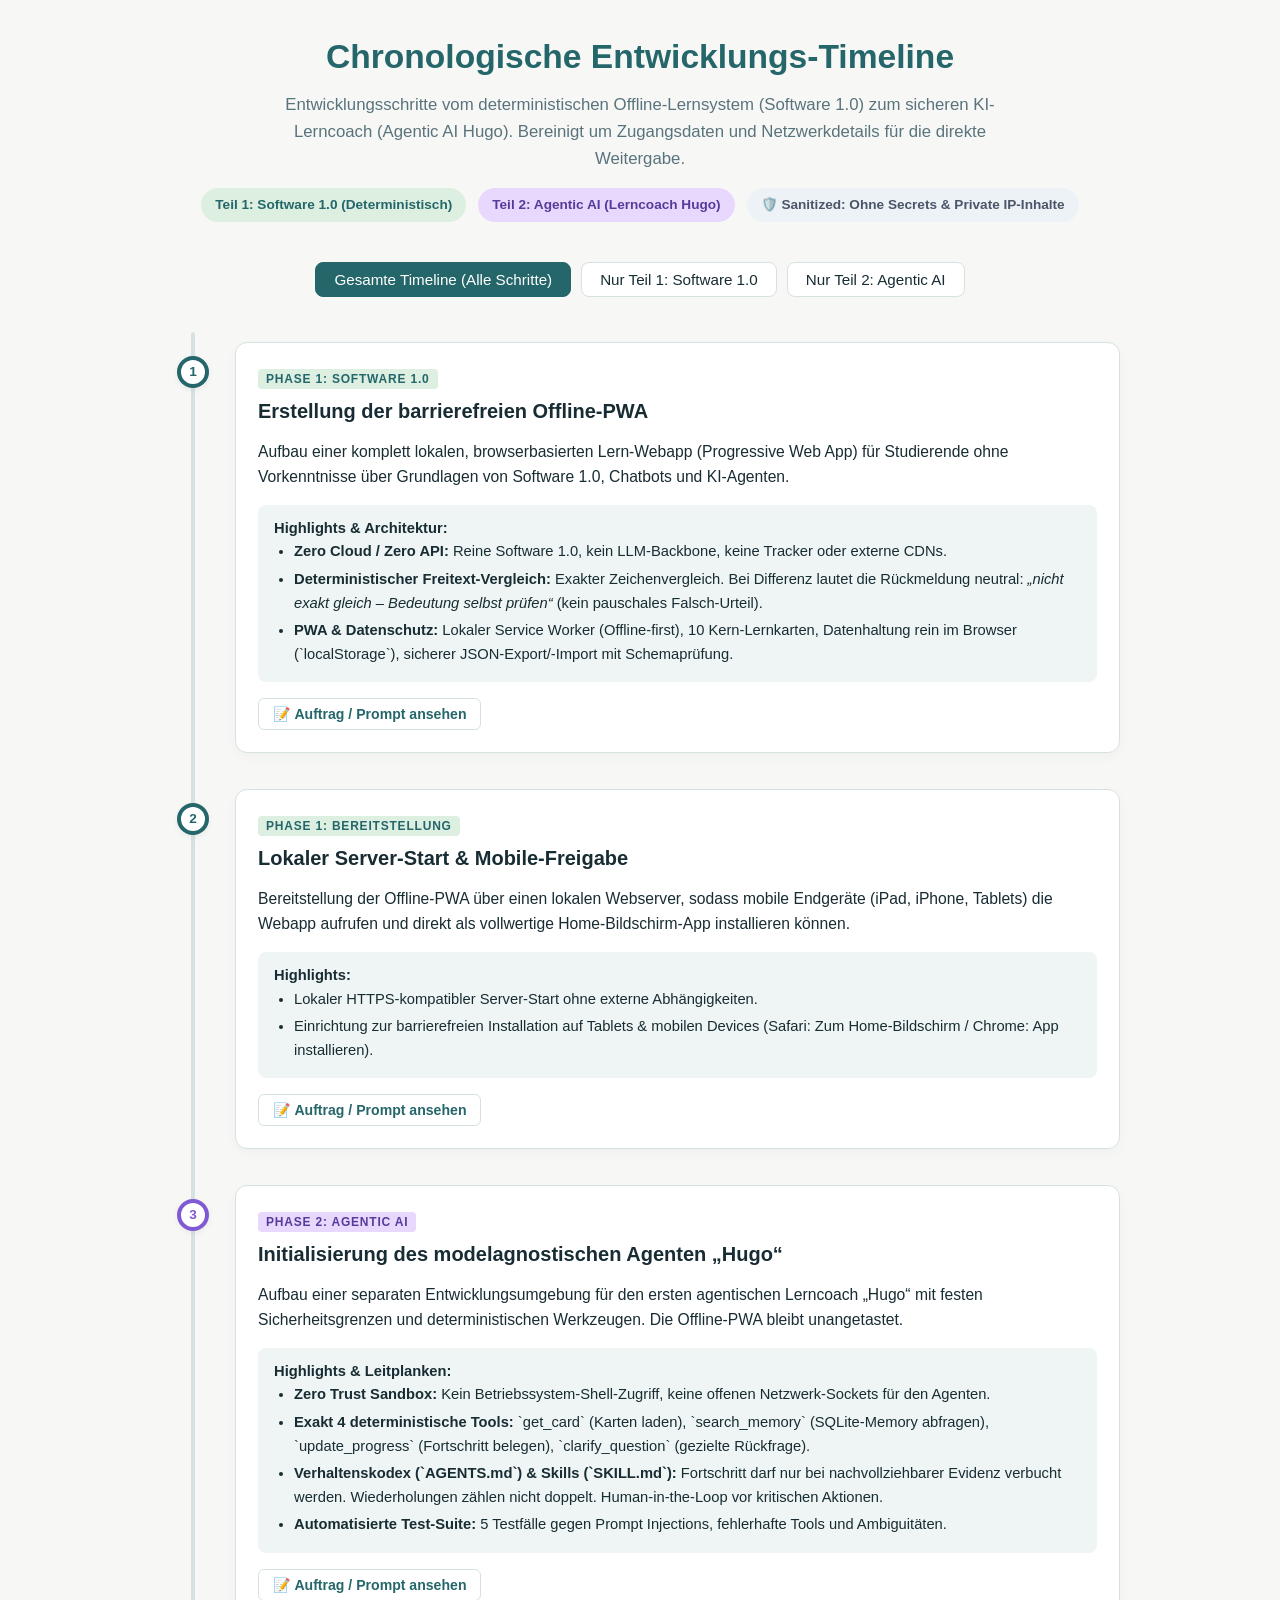
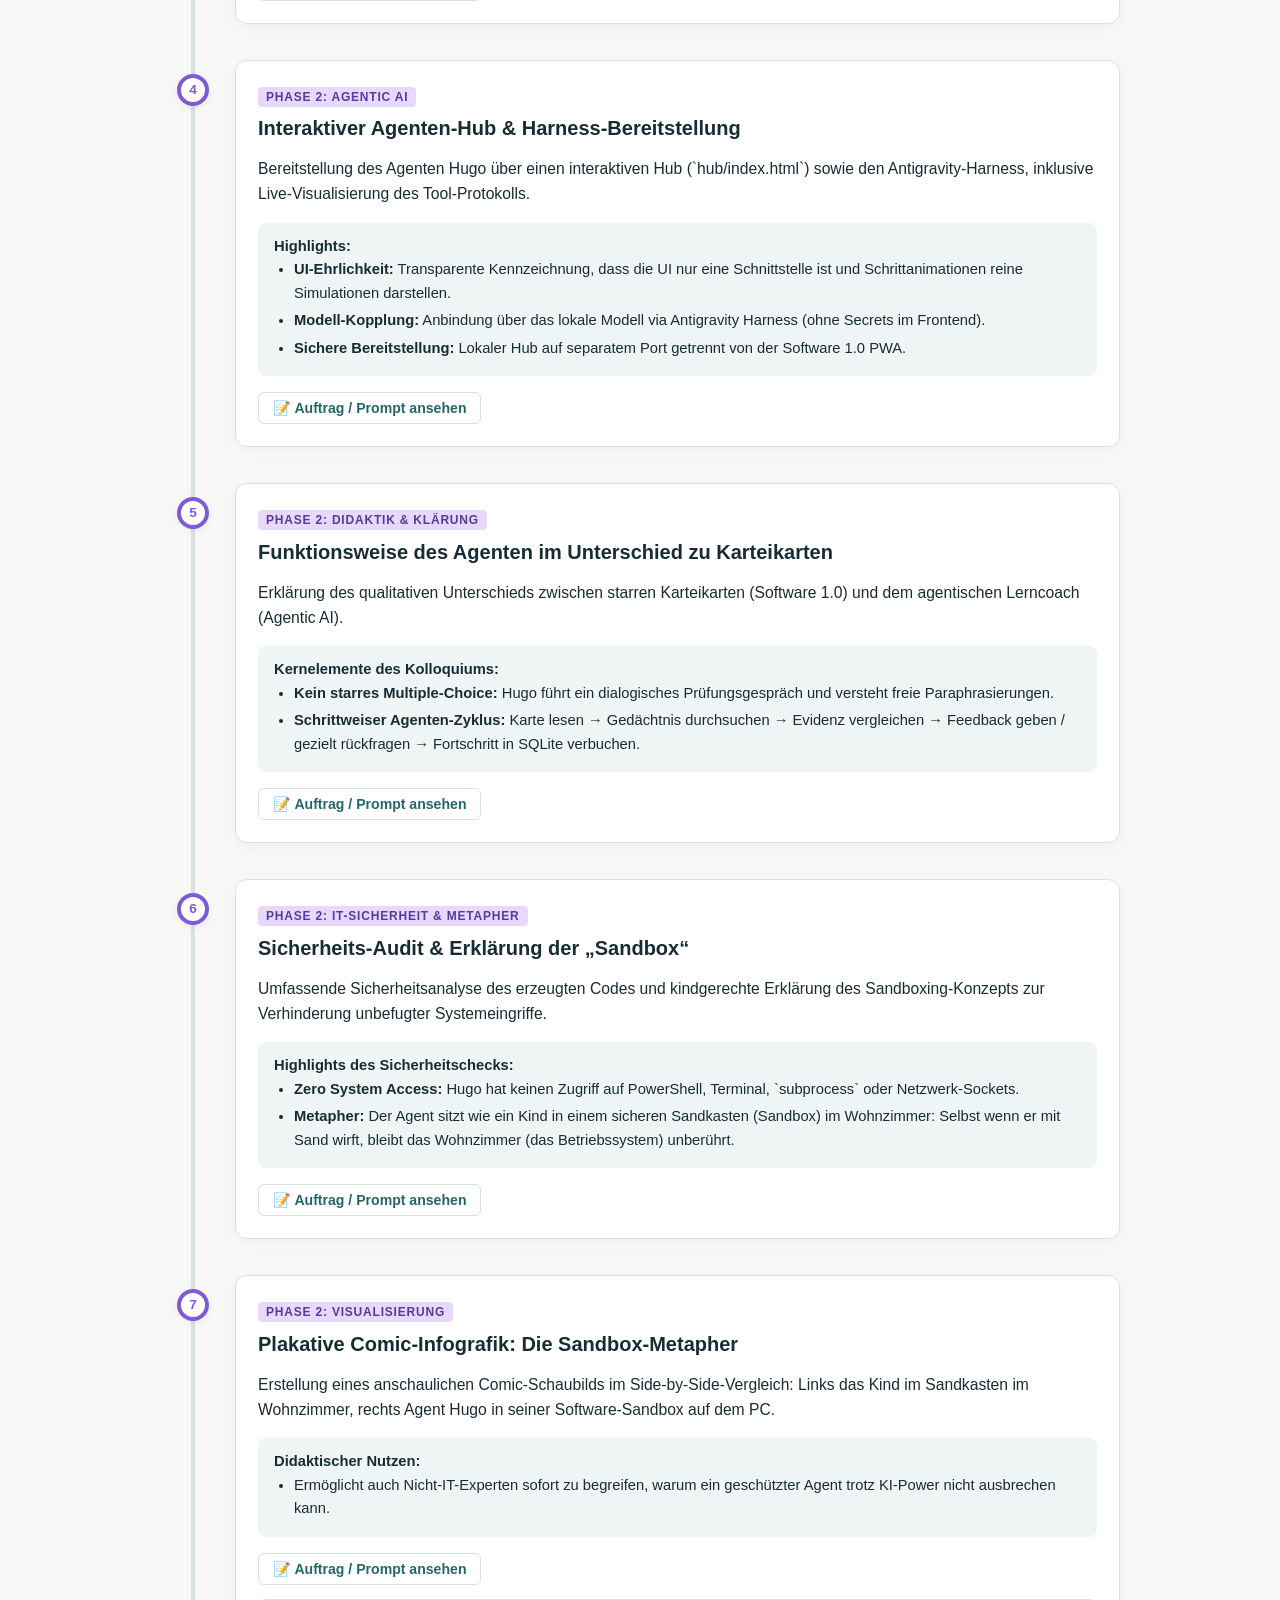
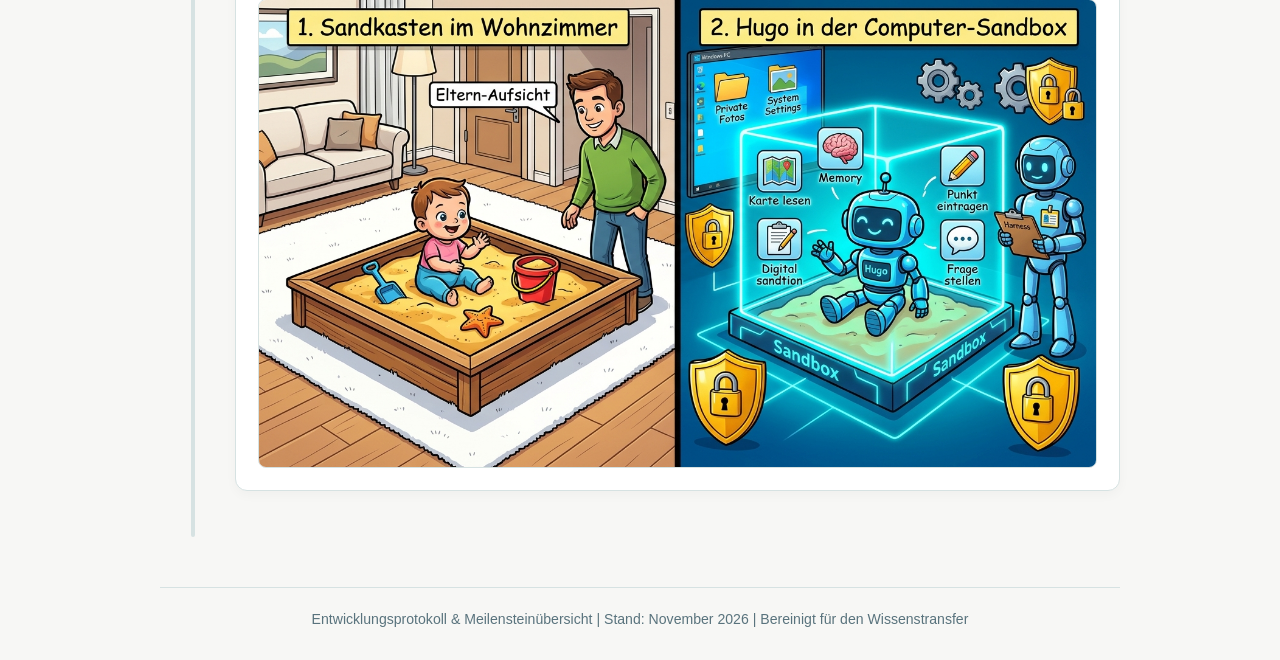
<file: agent-hugo/hub/timeline_review.html>
<!DOCTYPE html>
<html lang="de">
<head>
  <meta charset="UTF-8">
  <meta name="viewport" content="width=device-width, initial-scale=1.0">
  <title>Entwicklungs-Timeline: Von Software 1.0 zu Agentic AI</title>
  <style>
    :root {
      --bg: #F7F7F5;
      --card-bg: #FFFFFF;
      --primary: #24666A;
      --primary-light: #DCEFE1;
      --text: #182C33;
      --text-muted: #59737D;
      --border: #D6E2E2;
      --accent-p1: #2B7A78;
      --accent-p2: #805AD5;
      --tag-bg: #EEF5F4;
    }

    * { box-sizing: border-box; margin: 0; padding: 0; }

    body {
      font-family: -apple-system, BlinkMacSystemFont, "Segoe UI", Roboto, Helvetica, Arial, sans-serif;
      background-color: var(--bg);
      color: var(--text);
      line-height: 1.6;
      padding: 30px 16px;
    }

    .container {
      max-width: 960px;
      margin: 0 auto;
    }

    header {
      text-align: center;
      margin-bottom: 40px;
    }

    header h1 {
      font-size: 2.1rem;
      color: var(--primary);
      margin-bottom: 8px;
    }

    header p {
      font-size: 1.05rem;
      color: var(--text-muted);
      max-width: 720px;
      margin: 0 auto;
    }

    .badge-bar {
      display: flex;
      justify-content: center;
      gap: 12px;
      margin-top: 16px;
      flex-wrap: wrap;
    }

    .badge {
      display: inline-flex;
      align-items: center;
      gap: 6px;
      padding: 6px 14px;
      border-radius: 20px;
      font-size: 0.85rem;
      font-weight: 600;
    }
    .badge-p1 { background: var(--primary-light); color: var(--primary); }
    .badge-p2 { background: #E9D8FD; color: #553C9A; }
    .badge-clean { background: #EDF2F7; color: #4A5568; }

    /* Filter Controls */
    .filter-bar {
      display: flex;
      justify-content: center;
      gap: 10px;
      margin-bottom: 35px;
      flex-wrap: wrap;
    }

    .filter-btn {
      background: white;
      border: 1px solid var(--border);
      color: var(--text);
      padding: 8px 18px;
      border-radius: 8px;
      cursor: pointer;
      font-size: 0.95rem;
      font-weight: 500;
      transition: all 0.2s ease;
    }

    .filter-btn:hover {
      border-color: var(--primary);
    }

    .filter-btn.active {
      background: var(--primary);
      color: white;
      border-color: var(--primary);
    }

    /* Timeline Container */
    .timeline {
      position: relative;
      padding: 10px 0;
    }

    .timeline::before {
      content: '';
      position: absolute;
      top: 0;
      bottom: 0;
      left: 31px;
      width: 4px;
      background: var(--border);
      border-radius: 2px;
    }

    /* Timeline Step Item */
    .timeline-item {
      position: relative;
      margin-bottom: 36px;
      padding-left: 75px;
      transition: opacity 0.3s ease;
    }

    .timeline-dot {
      position: absolute;
      left: 17px;
      top: 14px;
      width: 32px;
      height: 32px;
      border-radius: 50%;
      background: white;
      border: 4px solid var(--primary);
      display: flex;
      align-items: center;
      justify-content: center;
      font-size: 0.85rem;
      font-weight: bold;
      color: var(--primary);
      z-index: 1;
      box-shadow: 0 2px 6px rgba(0,0,0,0.06);
    }

    .timeline-item.phase-2 .timeline-dot {
      border-color: var(--accent-p2);
      color: var(--accent-p2);
    }

    .card {
      background: var(--card-bg);
      border: 1px solid var(--border);
      border-radius: 12px;
      padding: 22px;
      box-shadow: 0 4px 12px rgba(0,0,0,0.03);
    }

    .card-header {
      display: flex;
      justify-content: space-between;
      align-items: flex-start;
      margin-bottom: 12px;
      flex-wrap: wrap;
      gap: 8px;
    }

    .card-phase {
      font-size: 0.75rem;
      text-transform: uppercase;
      letter-spacing: 0.8px;
      font-weight: 700;
      padding: 3px 8px;
      border-radius: 4px;
    }

    .phase-1 .card-phase { background: var(--primary-light); color: var(--primary); }
    .phase-2 .card-phase { background: #E9D8FD; color: #553C9A; }

    .card-title {
      font-size: 1.25rem;
      font-weight: 700;
      color: var(--text);
      margin-top: 4px;
    }

    .card-summary {
      font-size: 0.98rem;
      color: var(--text);
      margin-bottom: 16px;
    }

    .card-highlights {
      background: var(--tag-bg);
      border-radius: 8px;
      padding: 12px 16px;
      margin-bottom: 16px;
      font-size: 0.92rem;
    }

    .card-highlights ul {
      padding-left: 20px;
    }

    .card-highlights li {
      margin-bottom: 4px;
    }

    /* Prompt Accordion Button */
    .prompt-toggle {
      background: none;
      border: 1px solid var(--border);
      color: var(--primary);
      padding: 7px 14px;
      border-radius: 6px;
      font-size: 0.88rem;
      font-weight: 600;
      cursor: pointer;
      display: inline-flex;
      align-items: center;
      gap: 6px;
      transition: background 0.15s ease;
    }

    .prompt-toggle:hover {
      background: #F0F4F4;
    }

    .prompt-box {
      display: none;
      margin-top: 14px;
      background: #1F2933;
      color: #E2E8F0;
      padding: 16px;
      border-radius: 8px;
      font-size: 0.88rem;
      white-space: pre-wrap;
      font-family: ui-monospace, SFMono-Regular, Menlo, Monaco, Consolas, monospace;
      line-height: 1.5;
      border-left: 4px solid var(--primary);
    }

    .prompt-box.open {
      display: block;
    }

    .image-preview {
      margin-top: 14px;
      border-radius: 8px;
      overflow: hidden;
      border: 1px solid var(--border);
      max-width: 100%;
    }

    .image-preview img {
      width: 100%;
      height: auto;
      display: block;
    }

    footer {
      text-align: center;
      margin-top: 50px;
      padding-top: 20px;
      border-top: 1px solid var(--border);
      color: var(--text-muted);
      font-size: 0.88rem;
    }

    @media (max-width: 600px) {
      .timeline::before { left: 19px; }
      .timeline-dot { left: 5px; width: 28px; height: 28px; font-size: 0.75rem; }
      .timeline-item { padding-left: 45px; }
      .card { padding: 16px; }
    }
  </style>
</head>
<body>

  <div class="container">
    <header>
      <h1>Chronologische Entwicklungs-Timeline</h1>
      <p>Entwicklungsschritte vom deterministischen Offline-Lernsystem (Software 1.0) zum sicheren KI-Lerncoach (Agentic AI Hugo). Bereinigt um Zugangsdaten und Netzwerkdetails für die direkte Weitergabe.</p>
      
      <div class="badge-bar">
        <span class="badge badge-p1">Teil 1: Software 1.0 (Deterministisch)</span>
        <span class="badge badge-p2">Teil 2: Agentic AI (Lerncoach Hugo)</span>
        <span class="badge badge-clean">🛡️ Sanitized: Ohne Secrets & Private IP-Inhalte</span>
      </div>
    </header>

    <!-- Filter Buttons -->
    <div class="filter-bar">
      <button class="filter-btn active" onclick="filterTimeline('all')">Gesamte Timeline (Alle Schritte)</button>
      <button class="filter-btn" onclick="filterTimeline('phase-1')">Nur Teil 1: Software 1.0</button>
      <button class="filter-btn" onclick="filterTimeline('phase-2')">Nur Teil 2: Agentic AI</button>
    </div>

    <!-- Timeline Container -->
    <div class="timeline" id="timelineList">

      <!-- STEP 1 -->
      <div class="timeline-item phase-1">
        <div class="timeline-dot">1</div>
        <div class="card">
          <div class="card-header">
            <div>
              <span class="card-phase">Phase 1: Software 1.0</span>
              <h2 class="card-title">Erstellung der barrierefreien Offline-PWA</h2>
            </div>
          </div>
          <p class="card-summary">
            Aufbau einer komplett lokalen, browserbasierten Lern-Webapp (Progressive Web App) für Studierende ohne Vorkenntnisse über Grundlagen von Software 1.0, Chatbots und KI-Agenten.
          </p>
          <div class="card-highlights">
            <strong>Highlights & Architektur:</strong>
            <ul>
              <li><strong>Zero Cloud / Zero API:</strong> Reine Software 1.0, kein LLM-Backbone, keine Tracker oder externe CDNs.</li>
              <li><strong>Deterministischer Freitext-Vergleich:</strong> Exakter Zeichenvergleich. Bei Differenz lautet die Rückmeldung neutral: <em>„nicht exakt gleich – Bedeutung selbst prüfen“</em> (kein pauschales Falsch-Urteil).</li>
              <li><strong>PWA & Datenschutz:</strong> Lokaler Service Worker (Offline-first), 10 Kern-Lernkarten, Datenhaltung rein im Browser (`localStorage`), sicherer JSON-Export/-Import mit Schemaprüfung.</li>
            </ul>
          </div>
          <button class="prompt-toggle" onclick="togglePrompt('p1')">
            <span>📝 Auftrag / Prompt ansehen</span>
          </button>
          <div class="prompt-box" id="p1">Baue im freigegebenen Projektordner eine kleine deutschsprachige PWA „KI-Superkraft – mein Lernsystem“. Thema dieses Vortrags: Software 1.0, Chatbot, Agentic AI, Prompt, Harness, Tools, Skills, Memory und menschliche Prüfung. Zielgruppe: Studierende ohne IT-Vorkenntnisse.

Zuerst reine Software 1.0, KEIN Modellaufruf und keine API. Zehn fachlich korrekte Lernkarten, kurze Zuordnungsfragen mit begründeten Lösungen, Lernen/nochmals üben, Fortschritt, eigene Karten und Notizen. Eine Freitextaufgabe vergleicht bewusst nur die exakte Zeichenfolge und sagt bei Abweichung „nicht exakt gleich – Bedeutung selbst prüfen“, niemals „fachlich falsch“. Musterlösung: „Ein Agent wählt erlaubte Werkzeuge und prüft ihre Ergebnisse.“

Design: ruhig, klar und einfach; Creme #F7F7F5, Petrol #24666A, Salbei #DCEFE1, dunkle Schrift #182C33. Keine Textwüsten, Tracker oder CDN.

Technik: mehrere lokale Dateien, relative Pfade, Manifest mit Icons, versionierter Service Worker. Nach dem ersten vollständigen Laden offline lauffähig. Daten nur lokal, schema- und größenvalidierter JSON-Export/-Import, Reset nur nach Bestätigung. Keine Secrets. Gib Start- und Installationsanleitung.</div>
        </div>
      </div>

      <!-- STEP 2 -->
      <div class="timeline-item phase-1">
        <div class="timeline-dot">2</div>
        <div class="card">
          <div class="card-header">
            <div>
              <span class="card-phase">Phase 1: Bereitstellung</span>
              <h2 class="card-title">Lokaler Server-Start & Mobile-Freigabe</h2>
            </div>
          </div>
          <p class="card-summary">
            Bereitstellung der Offline-PWA über einen lokalen Webserver, sodass mobile Endgeräte (iPad, iPhone, Tablets) die Webapp aufrufen und direkt als vollwertige Home-Bildschirm-App installieren können.
          </p>
          <div class="card-highlights">
            <strong>Highlights:</strong>
            <ul>
              <li>Lokaler HTTPS-kompatibler Server-Start ohne externe Abhängigkeiten.</li>
              <li>Einrichtung zur barrierefreien Installation auf Tablets & mobilen Devices (Safari: Zum Home-Bildschirm / Chrome: App installieren).</li>
            </ul>
          </div>
          <button class="prompt-toggle" onclick="togglePrompt('p2')">
            <span>📝 Auftrag / Prompt ansehen</span>
          </button>
          <div class="prompt-box" id="p2">Kannst Du bitte selbst alles möglich machen, damit wir die Seite öffnen können? Also Server und Co? Und per gesichertem Netzwerk für mobile Testgeräte freigeben.</div>
        </div>
      </div>

      <!-- STEP 3 -->
      <div class="timeline-item phase-2">
        <div class="timeline-dot">3</div>
        <div class="card">
          <div class="card-header">
            <div>
              <span class="card-phase">Phase 2: Agentic AI</span>
              <h2 class="card-title">Initialisierung des modelagnostischen Agenten „Hugo“</h2>
            </div>
          </div>
          <p class="card-summary">
            Aufbau einer separaten Entwicklungsumgebung für den ersten agentischen Lerncoach „Hugo“ mit festen Sicherheitsgrenzen und deterministischen Werkzeugen. Die Offline-PWA bleibt unangetastet.
          </p>
          <div class="card-highlights">
            <strong>Highlights & Leitplanken:</strong>
            <ul>
              <li><strong>Zero Trust Sandbox:</strong> Kein Betriebssystem-Shell-Zugriff, keine offenen Netzwerk-Sockets für den Agenten.</li>
              <li><strong>Exakt 4 deterministische Tools:</strong> `get_card` (Karten laden), `search_memory` (SQLite-Memory abfragen), `update_progress` (Fortschritt belegen), `clarify_question` (gezielte Rückfrage).</li>
              <li><strong>Verhaltenskodex (`AGENTS.md`) & Skills (`SKILL.md`):</strong> Fortschritt darf nur bei nachvollziehbarer Evidenz verbucht werden. Wiederholungen zählen nicht doppelt. Human-in-the-Loop vor kritischen Aktionen.</li>
              <li><strong>Automatisierte Test-Suite:</strong> 5 Testfälle gegen Prompt Injections, fehlerhafte Tools und Ambiguitäten.</li>
            </ul>
          </div>
          <button class="prompt-toggle" onclick="togglePrompt('p3')">
            <span>📝 Auftrag / Prompt ansehen</span>
          </button>
          <div class="prompt-box" id="p3">Arbeite in einer separaten Kopie der KI-Lernwerkstatt. Die reine Offline-PWA bleibt unverändert. Baue einen kleinen modelagnostischen Agenten „Hugo“, nutzbar im Harness-Chat/CLI und optional über lokale HTML-UI. Der erste Agent erscheint bereits als Kachel in einem kleinen Hub. Keine schöne UI als Agent ausgeben.

Auftrag: Lernantworten zu Software 1.0, Chatbot und Agent verstehen; freigegebenes Memory vor jeder Beurteilung nachschlagen; bei Unsicherheit rückfragen; nur bei belegter richtiger Antwort erlaubten Fortschritt markieren und danach kontrollieren. Regeln kurz in AGENTS.md, Vorgehen als Skill; deterministische Werkzeuge für Karten, Memory und Fortschritt. Maximal vier Tools je Auftrag, höchstens eine Rückfrage, kein Shell-/Netzwerkzugriff für den Laufzeitagenten. Modell austauschbar, kleinere Modelle erst nach denselben Tests zulassen.

Nutze material/agent/coach.py als lokal begrenztes Werkzeug und dessen SQLite-Memory. Browserdaten sind NICHT automatisch im Harness: nur expliziter validierter Import/Export mit Freigabe; eine Datenwahrheit je Ausbaustand. Keine API-Schlüssel in Browser, Git oder localStorage; für echte Modellaufrufe den vorhandenen Harness nutzen. Eine Schrittanimation muss als Simulation gekennzeichnet sein.

Zeige Tool-Protokoll und prüfe die fünf Fallaufgaben plus Wiederholung: richtige Paraphrase, Teilantwort → Rückfrage, falsche Antwort → nicht abschließen, Prompt-Injection → keine zusätzlichen Rechte, ungültige Tooldaten → keine Änderung; Wiederholung zählt nicht doppelt. Vor Senden, Löschen, Veröffentlichung oder Zugriff auf private Daten immer stoppen und fragen.</div>
        </div>
      </div>

      <!-- STEP 4 -->
      <div class="timeline-item phase-2">
        <div class="timeline-dot">4</div>
        <div class="card">
          <div class="card-header">
            <div>
              <span class="card-phase">Phase 2: Agentic AI</span>
              <h2 class="card-title">Interaktiver Agenten-Hub & Harness-Bereitstellung</h2>
            </div>
          </div>
          <p class="card-summary">
            Bereitstellung des Agenten Hugo über einen interaktiven Hub (`hub/index.html`) sowie den Antigravity-Harness, inklusive Live-Visualisierung des Tool-Protokolls.
          </p>
          <div class="card-highlights">
            <strong>Highlights:</strong>
            <ul>
              <li><strong>UI-Ehrlichkeit:</strong> Transparente Kennzeichnung, dass die UI nur eine Schnittstelle ist und Schrittanimationen reine Simulationen darstellen.</li>
              <li><strong>Modell-Kopplung:</strong> Anbindung über das lokale Modell via Antigravity Harness (ohne Secrets im Frontend).</li>
              <li><strong>Sichere Bereitstellung:</strong> Lokaler Hub auf separatem Port getrennt von der Software 1.0 PWA.</li>
            </ul>
          </div>
          <button class="prompt-toggle" onclick="togglePrompt('p4')">
            <span>📝 Auftrag / Prompt ansehen</span>
          </button>
          <div class="prompt-box" id="p4">Kannst Du es starten und bitte das konfigurierte Modell über die Antigravity-App nutzen, die hier auf dem PC installiert ist. Stelle es über einen separaten Port für den Hub bereit.</div>
        </div>
      </div>

      <!-- STEP 5 -->
      <div class="timeline-item phase-2">
        <div class="timeline-dot">5</div>
        <div class="card">
          <div class="card-header">
            <div>
              <span class="card-phase">Phase 2: Didaktik & Klärung</span>
              <h2 class="card-title">Funktionsweise des Agenten im Unterschied zu Karteikarten</h2>
            </div>
          </div>
          <p class="card-summary">
            Erklärung des qualitativen Unterschieds zwischen starren Karteikarten (Software 1.0) und dem agentischen Lerncoach (Agentic AI).
          </p>
          <div class="card-highlights">
            <strong>Kernelemente des Kolloquiums:</strong>
            <ul>
              <li><strong>Kein starres Multiple-Choice:</strong> Hugo führt ein dialogisches Prüfungsgespräch und versteht freie Paraphrasierungen.</li>
              <li><strong>Schrittweiser Agenten-Zyklus:</strong> Karte lesen &rarr; Gedächtnis durchsuchen &rarr; Evidenz vergleichen &rarr; Feedback geben / gezielt rückfragen &rarr; Fortschritt in SQLite verbuchen.</li>
            </ul>
          </div>
          <button class="prompt-toggle" onclick="togglePrompt('p5')">
            <span>📝 Auftrag / Prompt ansehen</span>
          </button>
          <div class="prompt-box" id="p5">Was genau kann ich nun mit diesem Agenten machen? Sind das Karteikarten? Sind das Fragen und ich antworte oder …</div>
        </div>
      </div>

      <!-- STEP 6 -->
      <div class="timeline-item phase-2">
        <div class="timeline-dot">6</div>
        <div class="card">
          <div class="card-header">
            <div>
              <span class="card-phase">Phase 2: IT-Sicherheit & Metapher</span>
              <h2 class="card-title">Sicherheits-Audit & Erklärung der „Sandbox“</h2>
            </div>
          </div>
          <p class="card-summary">
            Umfassende Sicherheitsanalyse des erzeugten Codes und kindgerechte Erklärung des Sandboxing-Konzepts zur Verhinderung unbefugter Systemeingriffe.
          </p>
          <div class="card-highlights">
            <strong>Highlights des Sicherheitschecks:</strong>
            <ul>
              <li><strong>Zero System Access:</strong> Hugo hat keinen Zugriff auf PowerShell, Terminal, `subprocess` oder Netzwerk-Sockets.</li>
              <li><strong>Metapher:</strong> Der Agent sitzt wie ein Kind in einem sicheren Sandkasten (Sandbox) im Wohnzimmer: Selbst wenn er mit Sand wirft, bleibt das Wohnzimmer (das Betriebssystem) unberührt.</li>
            </ul>
          </div>
          <button class="prompt-toggle" onclick="togglePrompt('p6')">
            <span>📝 Auftrag / Prompt ansehen</span>
          </button>
          <div class="prompt-box" id="p6">Danke dafür. Kannst Du nun bitte den von Dir erzeugten Code prüfen auf Schwachstellen? Nicht dass Bedrohungen zu einem IT-Sicherheitsproblem führen.

Erkläre auch bitte wie dieser Code ausgeführt wird? Also lokal auf diesem PC, so dass er rein theoretisch auf alles auf dem PC zugreifen kann oder in einer Sandbox hier auf dem System und wenn ja, erkläre bitte auch was eine Sandbox ist. Erkläre es einfach mit Beispielen (als wäre ich 10 Jahre alt) und mit wenigen Worten.</div>
        </div>
      </div>

      <!-- STEP 7 -->
      <div class="timeline-item phase-2">
        <div class="timeline-dot">7</div>
        <div class="card">
          <div class="card-header">
            <div>
              <span class="card-phase">Phase 2: Visualisierung</span>
              <h2 class="card-title">Plakative Comic-Infografik: Die Sandbox-Metapher</h2>
            </div>
          </div>
          <p class="card-summary">
            Erstellung eines anschaulichen Comic-Schaubilds im Side-by-Side-Vergleich: Links das Kind im Sandkasten im Wohnzimmer, rechts Agent Hugo in seiner Software-Sandbox auf dem PC.
          </p>
          <div class="card-highlights">
            <strong>Didaktischer Nutzen:</strong>
            <ul>
              <li>Ermöglicht auch Nicht-IT-Experten sofort zu begreifen, warum ein geschützter Agent trotz KI-Power nicht ausbrechen kann.</li>
            </ul>
          </div>
          <button class="prompt-toggle" onclick="togglePrompt('p7')">
            <span>📝 Auftrag / Prompt ansehen</span>
          </button>
          <div class="prompt-box" id="p7">Danke für die Erklärung. Kannst Du das ebenso plakativ in einem Metapher-Schaubild darstellen? Links den Sandkasten und rechts Hugo den Agenten in seiner PC-Sandbox? Bitte als generiertes Schaubild, plakativ im Comic-Stil.</div>
          
          <div class="image-preview">
            <img src="sandbox_comic.jpg" alt="Comic-Infografik: Der Sandkasten vs. Agent Hugo Sandbox" onerror="this.style.display='none'">
          </div>
        </div>
      </div>

    </div>

    <footer>
      Entwicklungsprotokoll & Meilensteinübersicht | Stand: November 2026 | Bereinigt für den Wissenstransfer
    </footer>
  </div>

  <script>
    function togglePrompt(id) {
      const box = document.getElementById(id);
      box.classList.toggle('open');
    }

    function filterTimeline(phase) {
      const items = document.querySelectorAll('.timeline-item');
      const buttons = document.querySelectorAll('.filter-btn');

      buttons.forEach(btn => btn.classList.remove('active'));
      event.target.classList.add('active');

      items.forEach(item => {
        if (phase === 'all') {
          item.style.display = 'block';
        } else if (item.classList.contains(phase)) {
          item.style.display = 'block';
        } else {
          item.style.display = 'none';
        }
      });
    }
  </script>
</body>
</html>
</file>
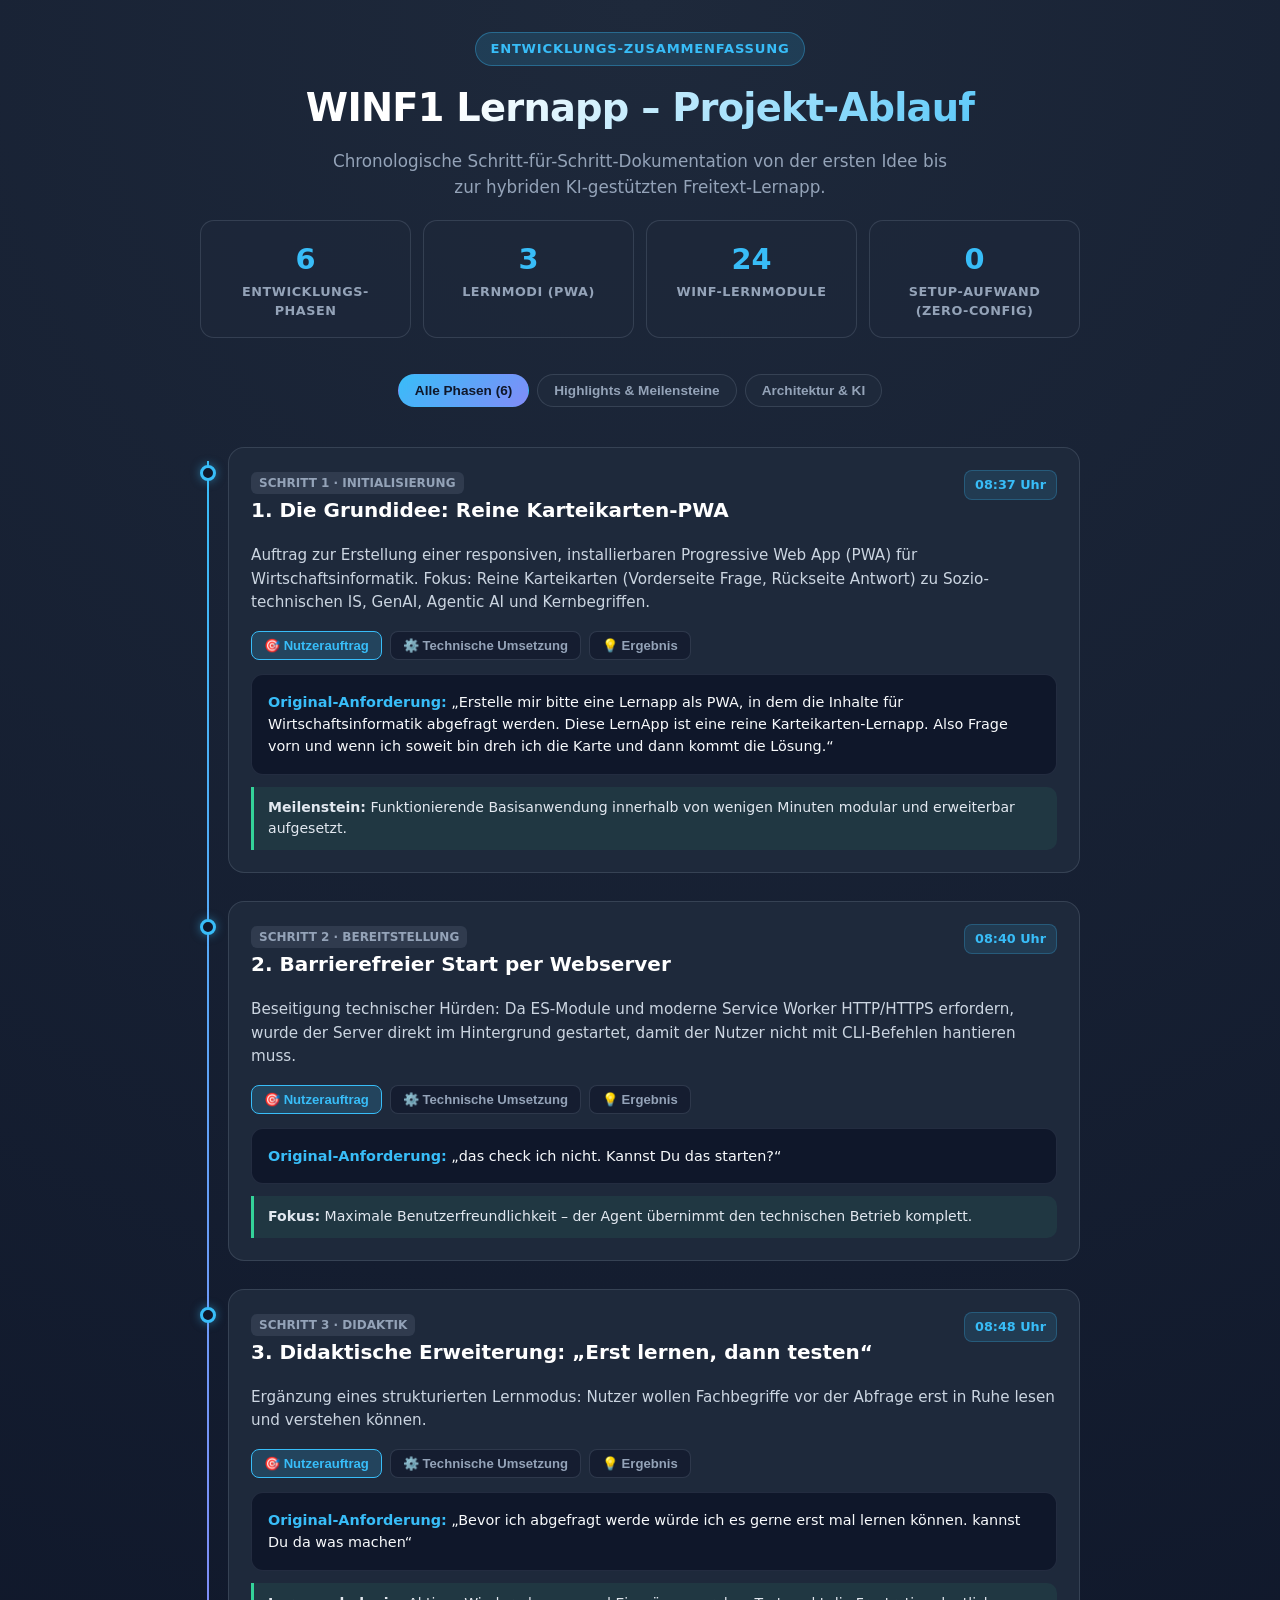
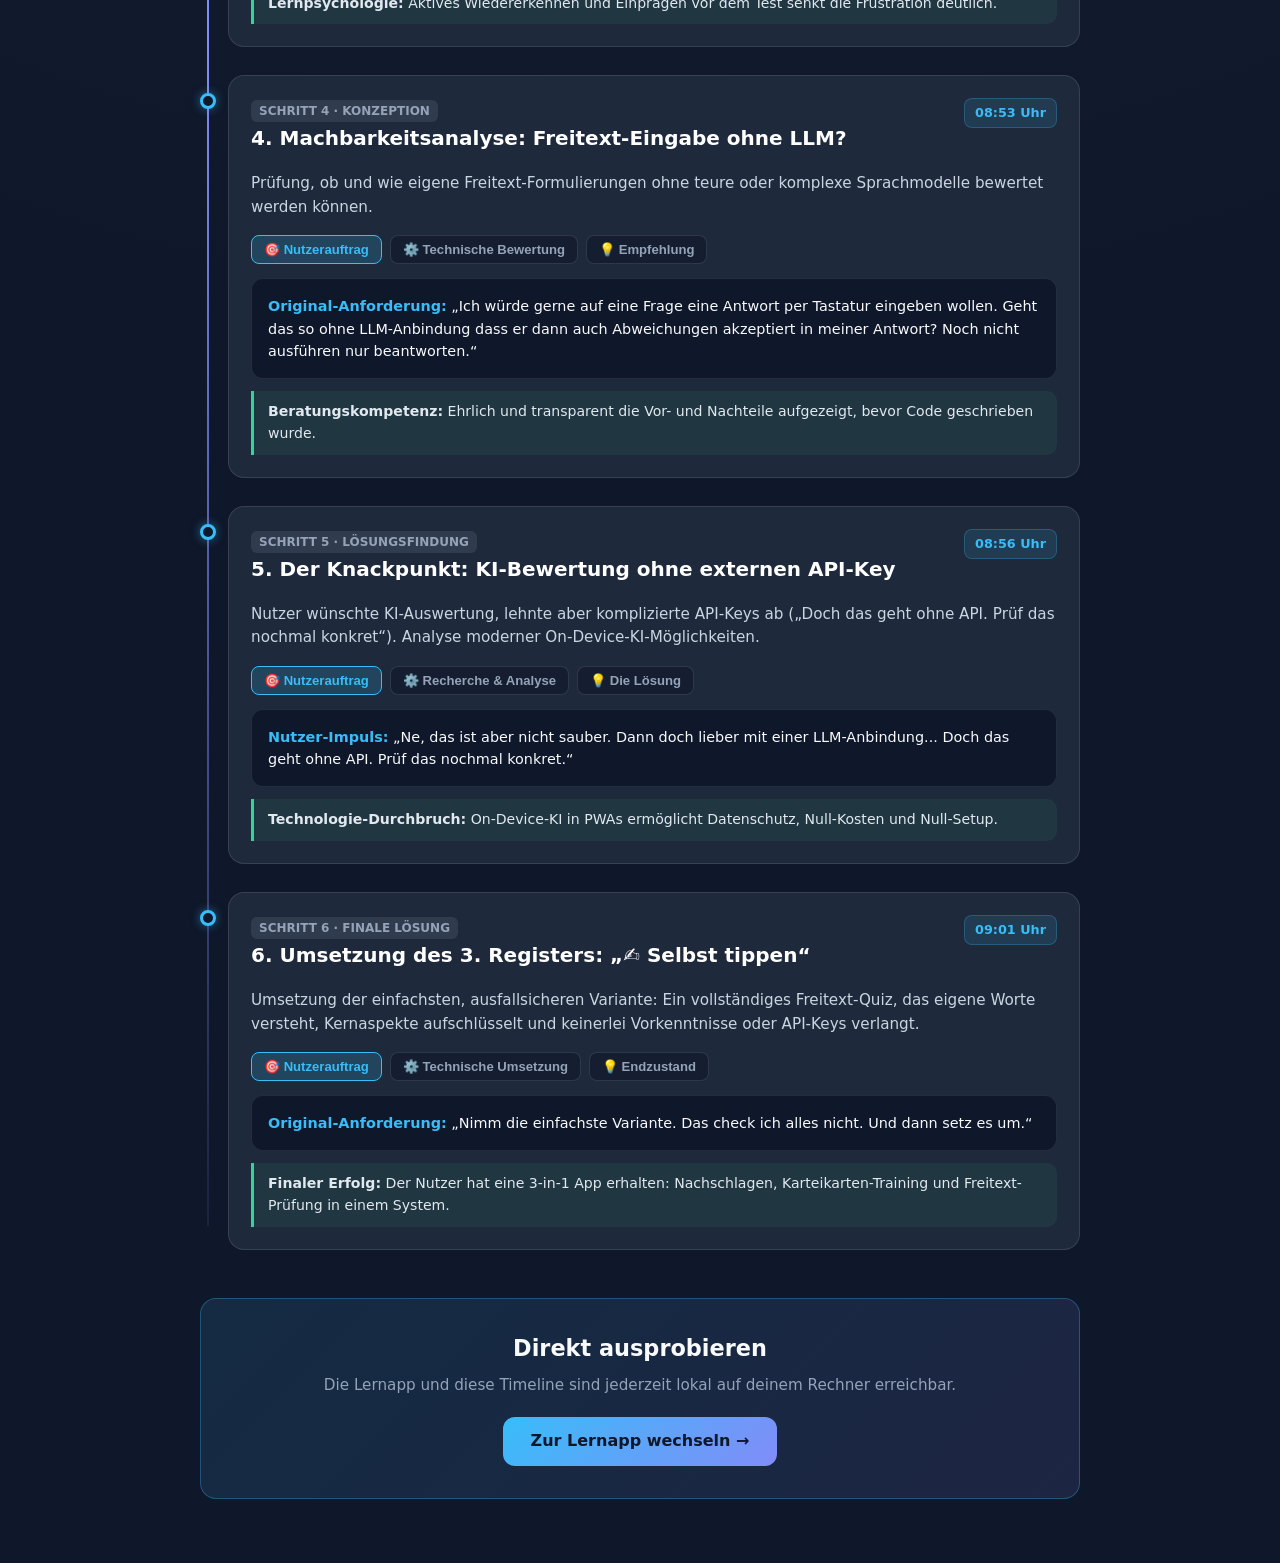
<file: docs/winf1-timeline/timeline.html>
<!DOCTYPE html>
<html lang="de">
<head>
  <meta charset="UTF-8" />
  <meta name="viewport" content="width=device-width, initial-scale=1.0" />
  <meta http-equiv="Content-Security-Policy" content="default-src 'none'; script-src 'self'; style-src 'self' 'unsafe-inline'; img-src 'self' data:; base-uri 'none'; form-action 'none'" />
  <meta name="referrer" content="no-referrer" />
  <title>Projekt-Timeline: Entwicklung der WINF1 Lernapp</title>
  <style>
    :root {
      --bg: #0f172a;
      --card-bg: #1e293b;
      --card-hover: #273549;
      --border: rgba(148, 163, 184, 0.2);
      --accent: #38bdf8;
      --accent-purple: #818cf8;
      --accent-green: #34d399;
      --accent-amber: #fbbf24;
      --text: #f8fafc;
      --text-muted: #94a3b8;
      --radius: 16px;
    }

    * {
      box-sizing: border-box;
      margin: 0;
      padding: 0;
    }

    body {
      background: radial-gradient(circle at top, #1e293b 0%, var(--bg) 60%);
      color: var(--text);
      font-family: system-ui, -apple-system, BlinkMacSystemFont, "Segoe UI", Roboto, sans-serif;
      line-height: 1.55;
      padding: 32px 16px 64px;
    }

    .container {
      max-width: 880px;
      margin: 0 auto;
    }

    /* Header */
    header {
      text-align: center;
      margin-bottom: 40px;
    }

    .badge-pill {
      display: inline-block;
      padding: 6px 14px;
      border-radius: 999px;
      background: rgba(56, 189, 248, 0.15);
      border: 1px solid rgba(56, 189, 248, 0.35);
      color: var(--accent);
      font-size: 0.82rem;
      font-weight: 700;
      text-transform: uppercase;
      letter-spacing: 0.06em;
      margin-bottom: 12px;
    }

    h1 {
      font-size: clamp(1.8rem, 4vw, 2.4rem);
      font-weight: 800;
      letter-spacing: -0.02em;
      background: linear-gradient(135deg, #fff 30%, var(--accent) 100%);
      -webkit-background-clip: text;
      -webkit-text-fill-color: transparent;
      margin-bottom: 10px;
    }

    .lead {
      color: var(--text-muted);
      font-size: 1.05rem;
      max-width: 640px;
      margin: 0 auto 20px;
    }

    /* Metric Cards */
    .metrics {
      display: grid;
      grid-template-columns: repeat(auto-fit, minmax(180px, 1fr));
      gap: 12px;
      margin-bottom: 36px;
    }

    .metric-card {
      background: rgba(30, 41, 59, 0.6);
      border: 1px solid var(--border);
      border-radius: 14px;
      padding: 16px;
      text-align: center;
    }

    .metric-number {
      font-size: 1.8rem;
      font-weight: 800;
      color: var(--accent);
    }

    .metric-label {
      font-size: 0.8rem;
      color: var(--text-muted);
      font-weight: 600;
      text-transform: uppercase;
      letter-spacing: 0.04em;
    }

    /* Timeline Filter */
    .filter-bar {
      display: flex;
      justify-content: center;
      gap: 8px;
      flex-wrap: wrap;
      margin-bottom: 32px;
    }

    .filter-btn {
      background: var(--card-bg);
      border: 1px solid var(--border);
      color: var(--text-muted);
      padding: 8px 16px;
      border-radius: 999px;
      font-size: 0.85rem;
      font-weight: 600;
      cursor: pointer;
      transition: all 0.2s ease;
    }

    .filter-btn:hover {
      color: var(--text);
      background: var(--card-hover);
    }

    .filter-btn.active {
      background: linear-gradient(135deg, var(--accent), var(--accent-purple));
      color: #0f172a;
      border-color: transparent;
    }

    /* Timeline Structure */
    .timeline {
      position: relative;
      padding-left: 28px;
    }

    .timeline::before {
      content: "";
      position: absolute;
      left: 7px;
      top: 14px;
      bottom: 24px;
      width: 2px;
      background: linear-gradient(180deg, var(--accent), var(--accent-purple), rgba(129, 140, 248, 0.1));
    }

    .step-item {
      position: relative;
      margin-bottom: 28px;
      transition: opacity 0.25s ease, transform 0.25s ease;
    }

    .step-item.hidden {
      display: none;
    }

    .step-dot {
      position: absolute;
      left: -28px;
      top: 18px;
      width: 16px;
      height: 16px;
      border-radius: 50%;
      background: var(--bg);
      border: 3px solid var(--accent);
      box-shadow: 0 0 10px rgba(56, 189, 248, 0.5);
    }

    .step-card {
      background: var(--card-bg);
      border: 1px solid var(--border);
      border-radius: var(--radius);
      padding: 22px;
      transition: all 0.2s ease;
    }

    .step-card:hover {
      border-color: rgba(56, 189, 248, 0.4);
      box-shadow: 0 10px 30px rgba(0, 0, 0, 0.25);
    }

    .step-header {
      display: flex;
      justify-content: space-between;
      align-items: flex-start;
      gap: 12px;
      margin-bottom: 12px;
      flex-wrap: wrap;
    }

    .step-time {
      font-size: 0.8rem;
      font-weight: 700;
      color: var(--accent);
      background: rgba(56, 189, 248, 0.12);
      padding: 4px 10px;
      border-radius: 8px;
      border: 1px solid rgba(56, 189, 248, 0.25);
    }

    .step-tag {
      font-size: 0.75rem;
      font-weight: 700;
      text-transform: uppercase;
      padding: 4px 8px;
      border-radius: 6px;
      background: rgba(148, 163, 184, 0.15);
      color: var(--text-muted);
    }

    .step-title {
      font-size: 1.25rem;
      font-weight: 700;
      color: #fff;
      margin-bottom: 6px;
    }

    .step-summary {
      color: #cbd5e1;
      font-size: 0.95rem;
      margin-bottom: 16px;
    }

    /* Accordion / Tab Buttons */
    .btn-row {
      display: flex;
      gap: 8px;
      flex-wrap: wrap;
      margin-bottom: 14px;
    }

    .detail-toggle-btn {
      background: rgba(15, 23, 42, 0.6);
      border: 1px solid var(--border);
      color: var(--text-muted);
      padding: 6px 12px;
      border-radius: 8px;
      font-size: 0.82rem;
      font-weight: 600;
      cursor: pointer;
      display: inline-flex;
      align-items: center;
      gap: 6px;
      transition: all 0.15s ease;
    }

    .detail-toggle-btn:hover {
      color: var(--text);
      border-color: rgba(148, 163, 184, 0.4);
    }

    .detail-toggle-btn.active {
      background: rgba(56, 189, 248, 0.18);
      color: var(--accent);
      border-color: var(--accent);
    }

    .detail-panel {
      display: none;
      background: #0f172a;
      border: 1px solid rgba(148, 163, 184, 0.15);
      border-radius: 12px;
      padding: 16px;
      margin-top: 10px;
      font-size: 0.9rem;
      animation: fadeIn 0.2s ease;
    }

    .detail-panel.show {
      display: block;
    }

    @keyframes fadeIn {
      from { opacity: 0; transform: translateY(-4px); }
      to { opacity: 1; transform: translateY(0); }
    }

    .detail-panel strong {
      color: var(--accent);
    }

    .detail-panel ul {
      padding-left: 20px;
      margin-top: 6px;
    }

    .detail-panel li {
      margin-bottom: 6px;
      color: #cbd5e1;
    }

    .takeaway-box {
      margin-top: 12px;
      padding: 10px 14px;
      border-left: 3px solid var(--accent-green);
      background: rgba(52, 211, 153, 0.08);
      border-radius: 0 10px 10px 0;
      font-size: 0.88rem;
      color: #e2e8f0;
    }

    /* Actions Footer */
    .app-cta {
      margin-top: 48px;
      text-align: center;
      background: linear-gradient(135deg, rgba(56, 189, 248, 0.12), rgba(129, 140, 248, 0.12));
      border: 1px solid rgba(56, 189, 248, 0.3);
      border-radius: var(--radius);
      padding: 32px 20px;
    }

    .app-cta h2 {
      font-size: 1.4rem;
      margin-bottom: 8px;
    }

    .app-cta p {
      color: var(--text-muted);
      font-size: 0.95rem;
      margin-bottom: 20px;
    }

    .btn-primary {
      display: inline-block;
      background: linear-gradient(135deg, var(--accent), var(--accent-purple));
      color: #0f172a;
      font-weight: 700;
      padding: 12px 28px;
      border-radius: 12px;
      text-decoration: none;
      transition: filter 0.2s ease, transform 0.1s ease;
    }

    .btn-primary:hover {
      filter: brightness(1.08);
      transform: translateY(-2px);
    }

    @media (max-width: 600px) {
      .timeline {
        padding-left: 20px;
      }
      .step-dot {
        left: -20px;
      }
      .step-card {
        padding: 18px 14px;
      }
    }
  </style>
</head>
<body>
  <div class="container">
    <header>
      <span class="badge-pill">Entwicklungs-Zusammenfassung</span>
      <h1>WINF1 Lernapp – Projekt-Ablauf</h1>
      <p class="lead">
        Chronologische Schritt-für-Schritt-Dokumentation von der ersten Idee bis zur hybriden KI-gestützten Freitext-Lernapp.
      </p>

      <div class="metrics">
        <div class="metric-card">
          <div class="metric-number">6</div>
          <div class="metric-label">Entwicklungs-Phasen</div>
        </div>
        <div class="metric-card">
          <div class="metric-number">3</div>
          <div class="metric-label">Lernmodi (PWA)</div>
        </div>
        <div class="metric-card">
          <div class="metric-number">24</div>
          <div class="metric-label">WINF-Lernmodule</div>
        </div>
        <div class="metric-card">
          <div class="metric-number">0</div>
          <div class="metric-label">Setup-Aufwand (Zero-Config)</div>
        </div>
      </div>

      <div class="filter-bar">
        <button class="filter-btn active" data-filter="all">Alle Phasen (6)</button>
        <button class="filter-btn" data-filter="highlight">Highlights & Meilensteine</button>
        <button class="filter-btn" data-filter="architecture">Architektur & KI</button>
      </div>
    </header>

    <main class="timeline">

      <!-- Step 1 -->
      <article class="step-item" data-category="highlight">
        <div class="step-dot"></div>
        <div class="step-card">
          <div class="step-header">
            <div>
              <span class="step-tag">Schritt 1 · Initialisierung</span>
              <h2 class="step-title">1. Die Grundidee: Reine Karteikarten-PWA</h2>
            </div>
            <span class="step-time">08:37 Uhr</span>
          </div>
          <p class="step-summary">
            Auftrag zur Erstellung einer responsiven, installierbaren Progressive Web App (PWA) für Wirtschaftsinformatik. Fokus: Reine Karteikarten (Vorderseite Frage, Rückseite Antwort) zu Sozio-technischen IS, GenAI, Agentic AI und Kernbegriffen.
          </p>

          <div class="btn-row">
            <button class="detail-toggle-btn active" data-target="s1-order">🎯 Nutzerauftrag</button>
            <button class="detail-toggle-btn" data-target="s1-tech">⚙️ Technische Umsetzung</button>
            <button class="detail-toggle-btn" data-target="s1-result">💡 Ergebnis</button>
          </div>

          <div id="s1-order" class="detail-panel show">
            <strong>Original-Anforderung:</strong> „Erstelle mir bitte eine Lernapp als PWA, in dem die Inhalte für Wirtschaftsinformatik abgefragt werden. Diese LernApp ist eine reine Karteikarten-Lernapp. Also Frage vorn und wenn ich soweit bin dreh ich die Karte und dann kommt die Lösung.“
          </div>
          <div id="s1-tech" class="detail-panel">
            <strong>Gebautes Fundament:</strong>
            <ul>
              <li>PWA-Dateien: <code>manifest.webmanifest</code>, <code>sw.js</code> (Service Worker für Offline-Fähigkeit), Vektor-Icon <code>icon.svg</code>.</li>
              <li>Strukturierter Fragenkatalog in <code>cards.js</code> (24 Fachfragen zu MAT-Modell, IS vs. AS, ERP, RAG, ReAct, APIs, Cloud etc.).</li>
              <li>3D-CSS-Animation für realitätsnahes Umdrehen der Karten.</li>
              <li>Tastatursteuerung: <code>Leertaste</code> / <code>Enter</code> zum Umdrehen, <code>1</code> / <code>2</code> zur Selbsteinschätzung.</li>
            </ul>
          </div>
          <div id="s1-result" class="detail-panel">
            <strong>Ergebnis:</strong> Vollwertige, installierbare Offline-PWA mit flüssiger 3D-Karteikartenansicht, Themenfiltern und Fortschrittsspeicherung in <code>localStorage</code>.
          </div>

          <div class="takeaway-box">
            <strong>Meilenstein:</strong> Funktionierende Basisanwendung innerhalb von wenigen Minuten modular und erweiterbar aufgesetzt.
          </div>
        </div>
      </article>

      <!-- Step 2 -->
      <article class="step-item" data-category="all">
        <div class="step-dot"></div>
        <div class="step-card">
          <div class="step-header">
            <div>
              <span class="step-tag">Schritt 2 · Bereitstellung</span>
              <h2 class="step-title">2. Barrierefreier Start per Webserver</h2>
            </div>
            <span class="step-time">08:40 Uhr</span>
          </div>
          <p class="step-summary">
            Beseitigung technischer Hürden: Da ES-Module und moderne Service Worker HTTP/HTTPS erfordern, wurde der Server direkt im Hintergrund gestartet, damit der Nutzer nicht mit CLI-Befehlen hantieren muss.
          </p>

          <div class="btn-row">
            <button class="detail-toggle-btn active" data-target="s2-order">🎯 Nutzerauftrag</button>
            <button class="detail-toggle-btn" data-target="s2-tech">⚙️ Technische Umsetzung</button>
            <button class="detail-toggle-btn" data-target="s2-result">💡 Ergebnis</button>
          </div>

          <div id="s2-order" class="detail-panel show">
            <strong>Original-Anforderung:</strong> „das check ich nicht. Kannst Du das starten?“
          </div>
          <div id="s2-tech" class="detail-panel">
            <strong>Hintergrund-Dienst:</strong>
            <ul>
              <li>Start eines autarken Daemons via <code>python -m http.server 8080</code> auf dem lokalen Host.</li>
              <li>Vollständige Freigabe für Browser-Zugriff und PWA-Installation ohne manuelle Terminal-Aktionen.</li>
            </ul>
          </div>
          <div id="s2-result" class="detail-panel">
            <strong>Ergebnis:</strong> Ein Klick auf <code>http://localhost:8080</code> reichte aus, um die App im Browser zu nutzen.
          </div>

          <div class="takeaway-box">
            <strong>Fokus:</strong> Maximale Benutzerfreundlichkeit – der Agent übernimmt den technischen Betrieb komplett.
          </div>
        </div>
      </article>

      <!-- Step 3 -->
      <article class="step-item" data-category="highlight">
        <div class="step-dot"></div>
        <div class="step-card">
          <div class="step-header">
            <div>
              <span class="step-tag">Schritt 3 · Didaktik</span>
              <h2 class="step-title">3. Didaktische Erweiterung: „Erst lernen, dann testen“</h2>
            </div>
            <span class="step-time">08:48 Uhr</span>
          </div>
          <p class="step-summary">
            Ergänzung eines strukturierten Lernmodus: Nutzer wollen Fachbegriffe vor der Abfrage erst in Ruhe lesen und verstehen können.
          </p>

          <div class="btn-row">
            <button class="detail-toggle-btn active" data-target="s3-order">🎯 Nutzerauftrag</button>
            <button class="detail-toggle-btn" data-target="s3-tech">⚙️ Technische Umsetzung</button>
            <button class="detail-toggle-btn" data-target="s3-result">💡 Ergebnis</button>
          </div>

          <div id="s3-order" class="detail-panel show">
            <strong>Original-Anforderung:</strong> „Bevor ich abgefragt werde würde ich es gerne erst mal lernen können. kannst Du da was machen“
          </div>
          <div id="s3-tech" class="detail-panel">
            <strong>Modus-Architektur:</strong>
            <ul>
              <li>Einbau einer globalen Modus-Umschaltung im Kopfbereich.</li>
              <li>Neuer Modus <code>📖 Erst lernen</code>: Listenansicht aller Themen mit Begriff, didaktischer Erklärung und hervorgehobenem Merksatz.</li>
              <li>Fließender Übergang: Am Ende der Lernliste führt ein Button direkt in die Abfrage.</li>
            </ul>
          </div>
          <div id="s3-result" class="detail-panel">
            <strong>Ergebnis:</strong> Aus einer reinen Abfrage-App wurde eine ganzheitliche Lernplattform (Verstehen → Trainieren).
          </div>

          <div class="takeaway-box">
            <strong>Lernpsychologie:</strong> Aktives Wiedererkennen und Einprägen vor dem Test senkt die Frustration deutlich.
          </div>
        </div>
      </article>

      <!-- Step 4 -->
      <article class="step-item" data-category="architecture">
        <div class="step-dot"></div>
        <div class="step-card">
          <div class="step-header">
            <div>
              <span class="step-tag">Schritt 4 · Konzeption</span>
              <h2 class="step-title">4. Machbarkeitsanalyse: Freitext-Eingabe ohne LLM?</h2>
            </div>
            <span class="step-time">08:53 Uhr</span>
          </div>
          <p class="step-summary">
            Prüfung, ob und wie eigene Freitext-Formulierungen ohne teure oder komplexe Sprachmodelle bewertet werden können.
          </p>

          <div class="btn-row">
            <button class="detail-toggle-btn active" data-target="s4-order">🎯 Nutzerauftrag</button>
            <button class="detail-toggle-btn" data-target="s4-tech">⚙️ Technische Bewertung</button>
            <button class="detail-toggle-btn" data-target="s4-result">💡 Empfehlung</button>
          </div>

          <div id="s4-order" class="detail-panel show">
            <strong>Original-Anforderung:</strong> „Ich würde gerne auf eine Frage eine Antwort per Tastatur eingeben wollen. Geht das so ohne LLM-Anbindung dass er dann auch Abweichungen akzeptiert in meiner Antwort? Noch nicht ausführen nur beantworten.“
          </div>
          <div id="s4-tech" class="detail-panel">
            <strong>Gegenüberstellung:</strong>
            <ul>
              <li><strong>Lokale Heuristik:</strong> Funktioniert über Synonyme, Wortstämme und Levenshtein-Toleranz (Tippfehler-tolerant).</li>
              <li><strong>Grenze:</strong> Völlig freie Umschreibungen oder Metaphern können ohne semantisches Sprachverständnis fälschlich als falsch bewertet werden.</li>
            </ul>
          </div>
          <div id="s4-result" class="detail-panel">
            <strong>Empfehlung:</strong> Für echte semantische Freiheit ist ein LLM ideal – alternativ eine Kombination aus toleranten Konzept-Gruppen und Selbsteinschätzung.
          </div>

          <div class="takeaway-box">
            <strong>Beratungskompetenz:</strong> Ehrlich und transparent die Vor- und Nachteile aufgezeigt, bevor Code geschrieben wurde.
          </div>
        </div>
      </article>

      <!-- Step 5 -->
      <article class="step-item" data-category="architecture">
        <div class="step-dot"></div>
        <div class="step-card">
          <div class="step-header">
            <div>
              <span class="step-tag">Schritt 5 · Lösungsfindung</span>
              <h2 class="step-title">5. Der Knackpunkt: KI-Bewertung ohne externen API-Key</h2>
            </div>
            <span class="step-time">08:56 Uhr</span>
          </div>
          <p class="step-summary">
            Nutzer wünschte KI-Auswertung, lehnte aber komplizierte API-Keys ab („Doch das geht ohne API. Prüf das nochmal konkret“). Analyse moderner On-Device-KI-Möglichkeiten.
          </p>

          <div class="btn-row">
            <button class="detail-toggle-btn active" data-target="s5-order">🎯 Nutzerauftrag</button>
            <button class="detail-toggle-btn" data-target="s5-tech">⚙️ Recherche & Analyse</button>
            <button class="detail-toggle-btn" data-target="s5-result">💡 Die Lösung</button>
          </div>

          <div id="s5-order" class="detail-panel show">
            <strong>Nutzer-Impuls:</strong> „Ne, das ist aber nicht sauber. Dann doch lieber mit einer LLM-Anbindung... Doch das geht ohne API. Prüf das nochmal konkret.“
          </div>
          <div id="s5-tech" class="detail-panel">
            <strong>Identifizierte Optionen ohne API-Key:</strong>
            <ul>
              <li><strong>Chrome Built-in AI (Prompt API / Gemini Nano):</strong> Moderne Chromium-Browser haben ein kompaktes Modell direkt an Bord, ansprechbar über <code>window.ai.languageModel</code> – 100% lokal und ohne API-Schlüssel!</li>
              <li><strong>In-Browser WebGPU (WebLLM):</strong> Lokales Modell direkt im WebAssembly/WebGPU-Speicher.</li>
              <li><strong>Smarte Konzept-Heuristik:</strong> Ausfallsicherer Fallback für jeden Browser ohne Voraussetzungen.</li>
            </ul>
          </div>
          <div id="s5-result" class="detail-panel">
            <strong>Beschluss:</strong> Hybride Architektur wählen – wenn Chrome Built-in AI verfügbar ist, nutzt die App sie; andernfalls greift die intelligente Konzept-Prüfung geräuschlos ein.
          </div>

          <div class="takeaway-box">
            <strong>Technologie-Durchbruch:</strong> On-Device-KI in PWAs ermöglicht Datenschutz, Null-Kosten und Null-Setup.
          </div>
        </div>
      </article>

      <!-- Step 6 -->
      <article class="step-item" data-category="highlight">
        <div class="step-dot"></div>
        <div class="step-card">
          <div class="step-header">
            <div>
              <span class="step-tag">Schritt 6 · Finale Lösung</span>
              <h2 class="step-title">6. Umsetzung des 3. Registers: „✍️ Selbst tippen“</h2>
            </div>
            <span class="step-time">09:01 Uhr</span>
          </div>
          <p class="step-summary">
            Umsetzung der einfachsten, ausfallsicheren Variante: Ein vollständiges Freitext-Quiz, das eigene Worte versteht, Kernaspekte aufschlüsselt und keinerlei Vorkenntnisse oder API-Keys verlangt.
          </p>

          <div class="btn-row">
            <button class="detail-toggle-btn active" data-target="s6-order">🎯 Nutzerauftrag</button>
            <button class="detail-toggle-btn" data-target="s6-tech">⚙️ Technische Umsetzung</button>
            <button class="detail-toggle-btn" data-target="s6-result">💡 Endzustand</button>
          </div>

          <div id="s6-order" class="detail-panel show">
            <strong>Original-Anforderung:</strong> „Nimm die einfachste Variante. Das check ich alles nicht. Und dann setz es um.“
          </div>
          <div id="s6-tech" class="detail-panel">
            <strong>Fertige Komponenten:</strong>
            <ul>
              <li>Neues 3. Tab: <code>✍️ Selbst tippen</code> neben Lernen und Karteikarten.</li>
              <li>Jede Frage besitzt nun definierte semantische <code>conceptGroups</code> mit Synonym-Clustern.</li>
              <li>Eingabe via Textfeld mit <code>Strg + Enter</code> Shortcut.</li>
              <li>Visuelle Auswertung: Farbige Chips (<code>✓ Erkannt</code> vs <code>○ Noch offen</code>), Bewertung (Sehr gut / Teilweise / Unvollständig) und direkte Musterlösung.</li>
              <li>1-Klick Aktionen: „Als gewusst werten“, „Nochmal wiederholen“, „Nächste Frage“.</li>
            </ul>
          </div>
          <div id="s6-result" class="detail-panel">
            <strong>Ergebnis:</strong> Perfekter Mix aus Leichtigkeit für den Nutzer und smarter Logik unter der Haube – funktioniert sofort in jedem Browser!
          </div>

          <div class="takeaway-box">
            <strong>Finaler Erfolg:</strong> Der Nutzer hat eine 3-in-1 App erhalten: Nachschlagen, Karteikarten-Training und Freitext-Prüfung in einem System.
          </div>
        </div>
      </article>

    </main>

    <section class="app-cta">
      <h2>Direkt ausprobieren</h2>
      <p>Die Lernapp und diese Timeline sind jederzeit lokal auf deinem Rechner erreichbar.</p>
      <a href="./index.html" class="btn-primary">Zur Lernapp wechseln →</a>
    </section>
  </div>
  <script src="./timeline.js"></script>
</body>
</html>
</file>
<file: pwa-software1/styles.css>
:root {
  --bg-creme: #F7F7F5;
  --petrol: #24666A;
  --petrol-dark: #194649;
  --salbei: #DCEFE1;
  --salbei-light: #F0F9F3;
  --text-dark: #182C33;
  --text-muted: #4B636B;
  --border-color: #D3DED9;
  --card-bg: #FFFFFF;
  --warning-bg: #FFF5E6;
  --warning-border: #E8B972;
  --success-bg: #E8F5EC;
  --focus-ring: #0D828A;
}

*, *::before, *::after {
  box-sizing: border-box;
  margin: 0;
  padding: 0;
}

body {
  font-family: system-ui, -apple-system, BlinkMacSystemFont, "Segoe UI", Roboto, sans-serif;
  background-color: var(--bg-creme);
  color: var(--text-dark);
  font-size: 1.125rem; /* Große Schrift */
  line-height: 1.6;
  padding: 1rem 0.75rem 3rem 0.75rem;
  -webkit-text-size-adjust: 100%;
}

.skip-link {
  position: absolute;
  top: -40px;
  left: 0;
  background: var(--petrol);
  color: #fff;
  padding: 8px 16px;
  z-index: 1000;
  border-radius: 0 0 8px 0;
  text-decoration: none;
}

.skip-link:focus {
  top: 0;
}

.app-container {
  max-width: 760px;
  margin: 0 auto;
}

/* Header */
.app-header {
  margin-bottom: 1.5rem;
  padding-bottom: 0.5rem;
  border-bottom: 2px solid var(--salbei);
}

.badge-row {
  display: flex;
  gap: 0.5rem;
  flex-wrap: wrap;
  margin-bottom: 0.5rem;
}

.badge {
  background-color: var(--salbei);
  color: var(--petrol);
  font-size: 0.875rem;
  font-weight: 600;
  padding: 0.2rem 0.6rem;
  border-radius: 999px;
  display: inline-flex;
  align-items: center;
}

h1 {
  font-size: 1.75rem;
  line-height: 1.3;
  color: var(--petrol);
  margin-bottom: 0.25rem;
}

.subtitle {
  color: var(--text-muted);
  font-size: 1rem;
}

/* Navigation Tabs */
.nav-tabs {
  display: flex;
  gap: 0.5rem;
  margin-bottom: 1.5rem;
  overflow-x: auto;
  padding-bottom: 0.25rem;
  -webkit-overflow-scrolling: touch;
}

.tab-btn {
  background: transparent;
  border: 2px solid var(--salbei);
  color: var(--text-dark);
  font-size: 1.05rem;
  font-weight: 600;
  padding: 0.65rem 1rem;
  border-radius: 14px;
  cursor: pointer;
  white-space: nowrap;
  transition: all 0.2s ease;
  min-height: 48px;
  display: inline-flex;
  align-items: center;
  justify-content: center;
}

.tab-btn:hover {
  background: var(--salbei-light);
}

.tab-btn[aria-selected="true"] {
  background: var(--petrol);
  border-color: var(--petrol);
  color: #FFFFFF;
}

.tab-btn:focus-visible,
button:focus-visible,
input:focus-visible,
textarea:focus-visible,
select:focus-visible {
  outline: 3px solid var(--focus-ring);
  outline-offset: 2px;
}

/* Tab Panels */
.tab-panel {
  display: none;
}

.tab-panel.active {
  display: block;
}

/* Cards & Surfaces */
.card {
  background-color: var(--card-bg);
  border: 1px solid var(--border-color);
  border-radius: 18px;
  padding: 1.25rem;
  margin-bottom: 1.25rem;
  box-shadow: 0 3px 10px rgba(24, 44, 51, 0.04);
}

.card-title {
  font-size: 1.25rem;
  color: var(--petrol);
  margin-bottom: 0.5rem;
  font-weight: 700;
}

/* Progress bar */
.progress-card {
  background-color: var(--salbei-light);
  border: 1px solid var(--salbei);
}

.progress-header {
  display: flex;
  justify-content: space-between;
  align-items: center;
  font-weight: 600;
  margin-bottom: 0.5rem;
  font-size: 1rem;
}

.progress-track {
  width: 100%;
  height: 12px;
  background-color: #E2ECE5;
  border-radius: 999px;
  overflow: hidden;
}

.progress-fill {
  height: 100%;
  background-color: var(--petrol);
  width: 0%;
  border-radius: 999px;
  transition: width 0.3s ease;
}

.filter-row {
  display: flex;
  gap: 0.5rem;
  margin-top: 0.75rem;
  flex-wrap: wrap;
}

.filter-btn {
  font-size: 0.95rem;
  padding: 0.35rem 0.75rem;
  border-radius: 20px;
  border: 1px solid var(--petrol);
  background: transparent;
  color: var(--petrol);
  cursor: pointer;
}

.filter-btn.active {
  background: var(--petrol);
  color: #FFFFFF;
}

/* Flashcard Viewer */
.flashcard-box {
  background: #FFFFFF;
  border: 2px solid var(--salbei);
  border-radius: 20px;
  padding: 1.5rem;
  min-height: 220px;
  display: flex;
  flex-direction: column;
  justify-content: center;
  margin-bottom: 1rem;
  position: relative;
}

.flashcard-tag {
  font-size: 0.85rem;
  text-transform: uppercase;
  letter-spacing: 0.05em;
  color: var(--petrol);
  font-weight: 700;
  margin-bottom: 0.5rem;
}

.flashcard-term {
  font-size: 1.5rem;
  font-weight: 700;
  color: var(--petrol);
  margin-bottom: 0.5rem;
}

.flashcard-definition {
  font-size: 1.15rem;
  color: var(--text-dark);
}

.flashcard-meta {
  margin-top: 1rem;
  padding-top: 0.75rem;
  border-top: 1px dashed var(--border-color);
  font-size: 0.95rem;
  color: var(--text-muted);
}

/* Buttons */
.btn-row {
  display: flex;
  gap: 0.75rem;
  flex-wrap: wrap;
  align-items: center;
  margin-top: 1rem;
}

.btn {
  font-size: 1.05rem;
  font-weight: 600;
  padding: 0.7rem 1.2rem;
  border-radius: 14px;
  cursor: pointer;
  border: 2px solid transparent;
  display: inline-flex;
  align-items: center;
  justify-content: center;
  min-height: 48px;
  touch-action: manipulation;
  transition: all 0.2s ease;
}

.btn-primary {
  background-color: var(--petrol);
  color: #FFFFFF;
}

.btn-primary:hover {
  background-color: var(--petrol-dark);
}

.btn-secondary {
  background-color: var(--salbei);
  color: var(--petrol);
  border-color: var(--salbei);
}

.btn-secondary:hover {
  background-color: #c8e4d0;
}

.btn-outline {
  background: transparent;
  color: var(--petrol);
  border-color: var(--petrol);
}

.btn-outline:hover {
  background: var(--salbei-light);
}

.btn-danger {
  background-color: #fff;
  color: #A32020;
  border: 2px solid #D69E9E;
}

.btn-danger:hover {
  background-color: #FDE8E8;
}

/* Matching Quiz */
.quiz-item {
  border-bottom: 1px solid var(--border-color);
  padding: 1.25rem 0;
}

.quiz-item:last-child {
  border-bottom: none;
}

.quiz-scenario {
  font-weight: 600;
  font-size: 1.15rem;
  margin-bottom: 0.75rem;
  color: var(--text-dark);
}

.options-group {
  display: grid;
  gap: 0.5rem;
  margin-bottom: 0.75rem;
}

.option-label {
  display: flex;
  align-items: center;
  gap: 0.75rem;
  padding: 0.65rem 0.9rem;
  background-color: #FBFBFA;
  border: 1px solid var(--border-color);
  border-radius: 12px;
  cursor: pointer;
  font-size: 1.05rem;
}

.option-label:hover {
  background-color: var(--salbei-light);
}

.option-label input[type="radio"] {
  width: 20px;
  height: 20px;
  accent-color: var(--petrol);
}

.quiz-feedback {
  margin-top: 0.75rem;
  padding: 0.85rem 1rem;
  border-radius: 12px;
  font-size: 1rem;
  display: none;
}

.quiz-feedback.show {
  display: block;
}

.quiz-feedback.correct {
  background-color: var(--success-bg);
  border-left: 5px solid #22824C;
}

.quiz-feedback.incorrect {
  background-color: var(--warning-bg);
  border-left: 5px solid #D47B00;
}

/* Exact String Match Quiz */
.exact-box {
  background: #FFFFFF;
  border: 2px solid var(--border-color);
  border-radius: 16px;
  padding: 1.25rem;
  margin-top: 1rem;
}

.exact-input {
  width: 100%;
  font-size: 1.1rem;
  padding: 0.75rem 1rem;
  border: 2px solid var(--border-color);
  border-radius: 12px;
  margin-top: 0.5rem;
  margin-bottom: 0.75rem;
  font-family: inherit;
  color: var(--text-dark);
}

.exact-result {
  margin-top: 0.75rem;
  padding: 1rem;
  border-radius: 12px;
  display: none;
  font-size: 1.05rem;
}

.exact-result.show {
  display: block;
}

.exact-result.match {
  background: var(--success-bg);
  border: 1px solid #71B389;
  color: #174E2B;
}

.exact-result.diff {
  background: var(--warning-bg);
  border: 1px solid var(--warning-border);
  color: #633C02;
}

/* Forms */
.form-group {
  margin-bottom: 1rem;
}

.form-group label {
  display: block;
  font-weight: 600;
  margin-bottom: 0.35rem;
  color: var(--petrol);
}

.form-control {
  width: 100%;
  padding: 0.75rem;
  font-size: 1.05rem;
  border: 2px solid var(--border-color);
  border-radius: 12px;
  font-family: inherit;
}

textarea.form-control {
  min-height: 90px;
  resize: vertical;
}

/* Notes area */
.notes-textarea {
  min-height: 140px;
}

/* Notification & Status */
.status-banner {
  padding: 0.75rem 1rem;
  border-radius: 12px;
  margin-bottom: 1rem;
  display: none;
  font-size: 1rem;
  font-weight: 600;
}

.status-banner.show {
  display: block;
}

.status-banner.success {
  background-color: var(--success-bg);
  color: #174E2B;
}

.status-banner.error {
  background-color: var(--warning-bg);
  color: #7A2800;
}

/* Dialog / Modal */
.modal-backdrop {
  display: none;
  position: fixed;
  top: 0;
  left: 0;
  right: 0;
  bottom: 0;
  background: rgba(24, 44, 51, 0.6);
  z-index: 2000;
  align-items: center;
  justify-content: center;
  padding: 1rem;
}

.modal-backdrop.show {
  display: flex;
}

.modal-content {
  background: #FFFFFF;
  border-radius: 20px;
  max-width: 480px;
  width: 100%;
  padding: 1.5rem;
  box-shadow: 0 10px 25px rgba(0, 0, 0, 0.2);
}

/* Responsive tweaks */
@media (max-width: 480px) {
  body {
    padding: 0.5rem 0.5rem 2.5rem 0.5rem;
    font-size: 1.05rem;
  }
  h1 {
    font-size: 1.4rem;
  }
  .flashcard-term {
    font-size: 1.3rem;
  }
  .btn {
    width: 100%;
  }
  .btn-row {
    flex-direction: column;
  }
}
</file>
<file: docs/winf1-timeline/styles.css>
:root {
  --bg: #0f172a;
  --surface: #1e293b;
  --surface-hover: #334155;
  --border: rgba(148, 163, 184, 0.18);
  --text: #f8fafc;
  --text-muted: #94a3b8;
  --accent: #38bdf8;
  --accent-2: #818cf8;
  --success: #34d399;
  --warning: #fbbf24;
  --radius: 20px;
  --shadow: 0 20px 50px rgba(0, 0, 0, 0.45);
}

* {
  box-sizing: border-box;
  margin: 0;
  padding: 0;
}

html, body {
  height: 100%;
  background: radial-gradient(circle at top right, #1e293b 0%, var(--bg) 55%);
  color: var(--text);
  font-family: system-ui, -apple-system, BlinkMacSystemFont, "Segoe UI", Roboto, sans-serif;
  -webkit-tap-highlight-color: transparent;
}

.app {
  max-width: 760px;
  min-height: 100%;
  margin: 0 auto;
  padding: 20px 16px 28px;
  display: flex;
  flex-direction: column;
  gap: 18px;
}

.header {
  display: flex;
  align-items: center;
  justify-content: space-between;
  gap: 12px;
}

.brand {
  display: flex;
  align-items: center;
  gap: 12px;
}

.brand img {
  width: 38px;
  height: 38px;
  border-radius: 10px;
}

.brand h1 {
  font-size: 1.15rem;
  font-weight: 700;
  letter-spacing: -0.01em;
}

.brand p {
  font-size: 0.8rem;
  color: var(--text-muted);
}

.header-actions {
  display: flex;
  gap: 8px;
}

.icon-btn {
  background: var(--surface);
  color: var(--text);
  border: 1px solid var(--border);
  border-radius: 12px;
  padding: 8px 12px;
  font-size: 0.85rem;
  font-weight: 600;
  cursor: pointer;
  transition: background 0.15s ease, transform 0.1s ease;
}

.icon-btn:hover {
  background: var(--surface-hover);
}

.icon-btn:active {
  transform: scale(0.97);
}

.icon-btn.active {
  border-color: var(--accent);
  color: var(--accent);
}

.filters {
  display: flex;
  gap: 8px;
  overflow-x: auto;
  padding-bottom: 4px;
  scrollbar-width: none;
}

.filters::-webkit-scrollbar {
  display: none;
}

.pill {
  white-space: nowrap;
  background: var(--surface);
  color: var(--text-muted);
  border: 1px solid var(--border);
  border-radius: 999px;
  padding: 7px 14px;
  font-size: 0.84rem;
  font-weight: 600;
  cursor: pointer;
  transition: all 0.15s ease;
}

.pill:hover {
  color: var(--text);
  background: var(--surface-hover);
}

.pill.active {
  background: linear-gradient(135deg, var(--accent), var(--accent-2));
  color: #0f172a;
  border-color: transparent;
}

.progress-wrap {
  display: flex;
  flex-direction: column;
  gap: 8px;
}

.progress-meta {
  display: flex;
  justify-content: space-between;
  font-size: 0.85rem;
  color: var(--text-muted);
}

.progress-meta strong {
  color: var(--text);
}

.progress-bar {
  width: 100%;
  height: 7px;
  background: var(--surface);
  border-radius: 999px;
  overflow: hidden;
}

.progress-fill {
  height: 100%;
  width: 0%;
  background: linear-gradient(90deg, var(--accent), var(--accent-2));
  border-radius: 999px;
  transition: width 0.25s ease;
}

/* 3D Flashcard */
.stage {
  flex: 1;
  display: flex;
  align-items: center;
  justify-content: center;
  perspective: 1200px;
  min-height: 330px;
}

.card {
  width: 100%;
  min-height: 330px;
  position: relative;
  transform-style: preserve-3d;
  transition: transform 0.52s cubic-bezier(0.22, 1, 0.36, 1);
  cursor: pointer;
  user-select: none;
}

.card.is-flipped {
  transform: rotateY(180deg);
}

.card-face {
  position: absolute;
  inset: 0;
  backface-visibility: hidden;
  -webkit-backface-visibility: hidden;
  background: linear-gradient(160deg, #1e293b 0%, #162032 100%);
  border: 1px solid var(--border);
  border-radius: var(--radius);
  box-shadow: var(--shadow);
  padding: 26px 24px;
  display: flex;
  flex-direction: column;
  justify-content: space-between;
  gap: 16px;
}

.card-back {
  transform: rotateY(180deg);
  background: linear-gradient(160deg, #17253b 0%, #0f1c2e 100%);
  border-color: rgba(56, 189, 248, 0.35);
}

.card-top {
  display: flex;
  align-items: center;
  justify-content: space-between;
  gap: 8px;
}

.badge {
  font-size: 0.75rem;
  font-weight: 700;
  text-transform: uppercase;
  letter-spacing: 0.05em;
  padding: 4px 10px;
  border-radius: 999px;
  background: rgba(56, 189, 248, 0.14);
  color: var(--accent);
}

.side-label {
  font-size: 0.75rem;
  font-weight: 600;
  color: var(--text-muted);
}

.card-content {
  flex: 1;
  display: flex;
  flex-direction: column;
  justify-content: center;
  gap: 14px;
}

.question {
  font-size: clamp(1.2rem, 2.8vw, 1.55rem);
  font-weight: 700;
  line-height: 1.38;
  letter-spacing: -0.01em;
}

.answer {
  font-size: clamp(1.02rem, 2.2vw, 1.18rem);
  line-height: 1.55;
  white-space: pre-line;
}

.hint-box {
  font-size: 0.88rem;
  line-height: 1.45;
  color: var(--text-muted);
  background: rgba(15, 23, 42, 0.55);
  border-left: 3px solid var(--accent-2);
  padding: 10px 12px;
  border-radius: 0 10px 10px 0;
}

.card-footer {
  display: flex;
  align-items: center;
  justify-content: space-between;
  font-size: 0.8rem;
  color: var(--text-muted);
}

.controls {
  display: grid;
  grid-template-columns: 1fr auto 1fr;
  gap: 10px;
  align-items: center;
}

.btn {
  background: var(--surface);
  color: var(--text);
  border: 1px solid var(--border);
  border-radius: 14px;
  padding: 13px 16px;
  font-size: 0.95rem;
  font-weight: 600;
  cursor: pointer;
  transition: background 0.15s ease, transform 0.1s ease;
}

.btn:hover:not(:disabled) {
  background: var(--surface-hover);
}

.btn:active:not(:disabled) {
  transform: scale(0.98);
}

.btn:disabled {
  opacity: 0.4;
  cursor: not-allowed;
}

.btn-primary {
  background: linear-gradient(135deg, var(--accent), var(--accent-2));
  color: #0f172a;
  border: none;
  padding: 13px 22px;
}

.btn-primary:hover:not(:disabled) {
  filter: brightness(1.06);
  background: linear-gradient(135deg, var(--accent), var(--accent-2));
}

.assess-row {
  display: grid;
  grid-template-columns: 1fr 1fr;
  gap: 10px;
}

.btn-again {
  border-color: rgba(251, 191, 36, 0.35);
  color: var(--warning);
}

.btn-known {
  border-color: rgba(52, 211, 153, 0.35);
  color: var(--success);
}

.shortcuts {
  text-align: center;
  font-size: 0.78rem;
  color: var(--text-muted);
}

@media (max-width: 520px) {
  .card-face {
    padding: 20px 18px;
  }
  .shortcuts {
    display: none;
  }
}

.mode-switch {
  display: grid;
  grid-template-columns: repeat(3, 1fr);
  gap: 6px;
  background: var(--surface);
  padding: 5px;
  border-radius: 14px;
  border: 1px solid var(--border);
}

.mode-btn {
  background: transparent;
  color: var(--text-muted);
  border: none;
  border-radius: 10px;
  padding: 10px 8px;
  font-size: 0.86rem;
  font-weight: 600;
  cursor: pointer;
  transition: all 0.15s ease;
  text-align: center;
}

.mode-btn:hover {
  color: var(--text);
}

.mode-btn.active {
  background: linear-gradient(135deg, var(--accent), var(--accent-2));
  color: #0f172a;
}

.quiz-view {
  display: flex;
  flex-direction: column;
  gap: 18px;
}

.quiz-view[hidden],
.learn-view[hidden],
.input-view[hidden] {
  display: none;
}

.input-view {
  display: flex;
  flex-direction: column;
  gap: 16px;
}

.input-card {
  background: linear-gradient(160deg, #1e293b 0%, #162032 100%);
  border: 1px solid var(--border);
  border-radius: var(--radius);
  box-shadow: var(--shadow);
  padding: 24px;
  display: flex;
  flex-direction: column;
  gap: 16px;
}

.input-question {
  font-size: clamp(1.15rem, 2.5vw, 1.45rem);
  font-weight: 700;
  line-height: 1.4;
  color: var(--text);
}

.input-field-group {
  display: flex;
  flex-direction: column;
  gap: 8px;
}

.input-label {
  font-size: 0.85rem;
  font-weight: 600;
  color: var(--text-muted);
}

.answer-textarea {
  width: 100%;
  background: #0b1324;
  border: 1px solid var(--border);
  border-radius: 12px;
  padding: 14px 16px;
  color: var(--text);
  font-family: inherit;
  font-size: 0.98rem;
  line-height: 1.5;
  resize: vertical;
  outline: none;
  transition: border-color 0.2s ease, box-shadow 0.2s ease;
}

.answer-textarea:focus {
  border-color: var(--accent);
  box-shadow: 0 0 0 3px rgba(56, 189, 248, 0.2);
}

.input-actions {
  display: flex;
  gap: 10px;
}

.eval-result {
  margin-top: 8px;
  background: rgba(15, 23, 42, 0.65);
  border: 1px solid rgba(148, 163, 184, 0.22);
  border-radius: 16px;
  padding: 18px 20px;
  display: flex;
  flex-direction: column;
  gap: 14px;
}

.eval-header {
  display: flex;
  align-items: center;
  justify-content: space-between;
  gap: 8px;
}

.eval-badge {
  font-size: 0.82rem;
  font-weight: 700;
  text-transform: uppercase;
  letter-spacing: 0.04em;
  padding: 5px 12px;
  border-radius: 999px;
}

.eval-badge.perfect {
  background: rgba(52, 211, 153, 0.18);
  color: var(--success);
  border: 1px solid rgba(52, 211, 153, 0.35);
}

.eval-badge.partial {
  background: rgba(251, 191, 36, 0.18);
  color: var(--warning);
  border: 1px solid rgba(251, 191, 36, 0.35);
}

.eval-badge.miss {
  background: rgba(248, 113, 113, 0.18);
  color: #f87171;
  border: 1px solid rgba(248, 113, 113, 0.35);
}

.eval-engine-note {
  font-size: 0.76rem;
  color: var(--text-muted);
}

.eval-feedback {
  font-size: 1rem;
  font-weight: 600;
  line-height: 1.45;
  color: var(--text);
}

.concepts-wrap {
  display: flex;
  flex-wrap: wrap;
  gap: 8px;
}

.concept-chip {
  display: inline-flex;
  align-items: center;
  gap: 6px;
  font-size: 0.78rem;
  font-weight: 600;
  padding: 5px 10px;
  border-radius: 999px;
}

.concept-chip.matched {
  background: rgba(52, 211, 153, 0.14);
  color: var(--success);
  border: 1px solid rgba(52, 211, 153, 0.3);
}

.concept-chip.missed {
  background: rgba(148, 163, 184, 0.1);
  color: var(--text-muted);
  border: 1px solid rgba(148, 163, 184, 0.2);
}

.eval-muster-wrap {
  display: flex;
  flex-direction: column;
  gap: 8px;
  border-top: 1px solid rgba(148, 163, 184, 0.15);
  padding-top: 12px;
}

.muster-heading {
  font-size: 0.84rem;
  font-weight: 700;
  text-transform: uppercase;
  color: var(--accent);
  letter-spacing: 0.04em;
}

.eval-muster {
  font-size: 0.95rem;
  line-height: 1.5;
  color: #cbd5e1;
  white-space: pre-line;
}

.eval-actions {
  display: grid;
  grid-template-columns: 1fr 1fr auto;
  gap: 8px;
  padding-top: 8px;
}

.learn-view {
  display: flex;
  flex-direction: column;
  gap: 14px;
}

.learn-card {
  background: linear-gradient(160deg, #1e293b 0%, #162032 100%);
  border: 1px solid var(--border);
  border-radius: 16px;
  padding: 20px;
  display: flex;
  flex-direction: column;
  gap: 10px;
}

.learn-card h2 {
  font-size: 1.08rem;
  line-height: 1.38;
  color: var(--text);
}

.learn-card p {
  font-size: 0.96rem;
  line-height: 1.55;
  color: #cbd5e1;
  white-space: pre-line;
}

.learn-cta {
  margin-top: 6px;
  width: 100%;
}
</file>
